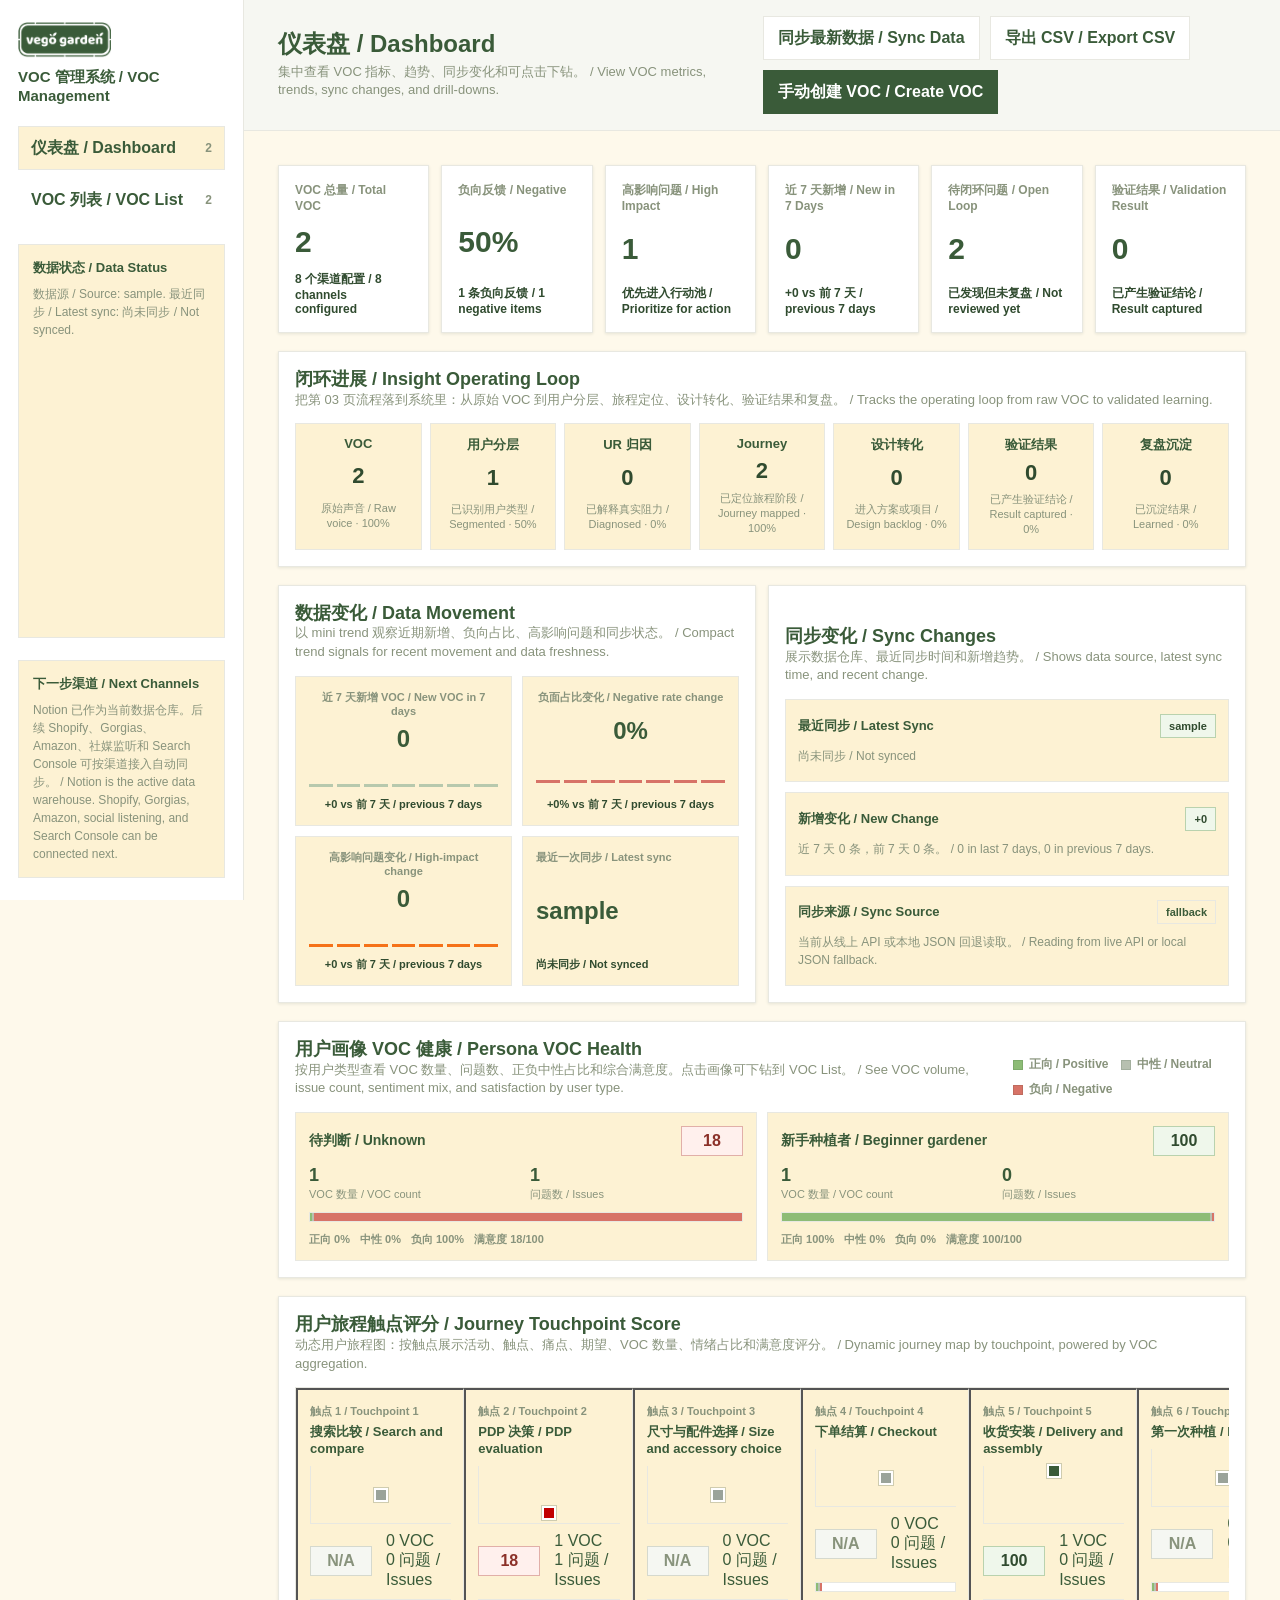
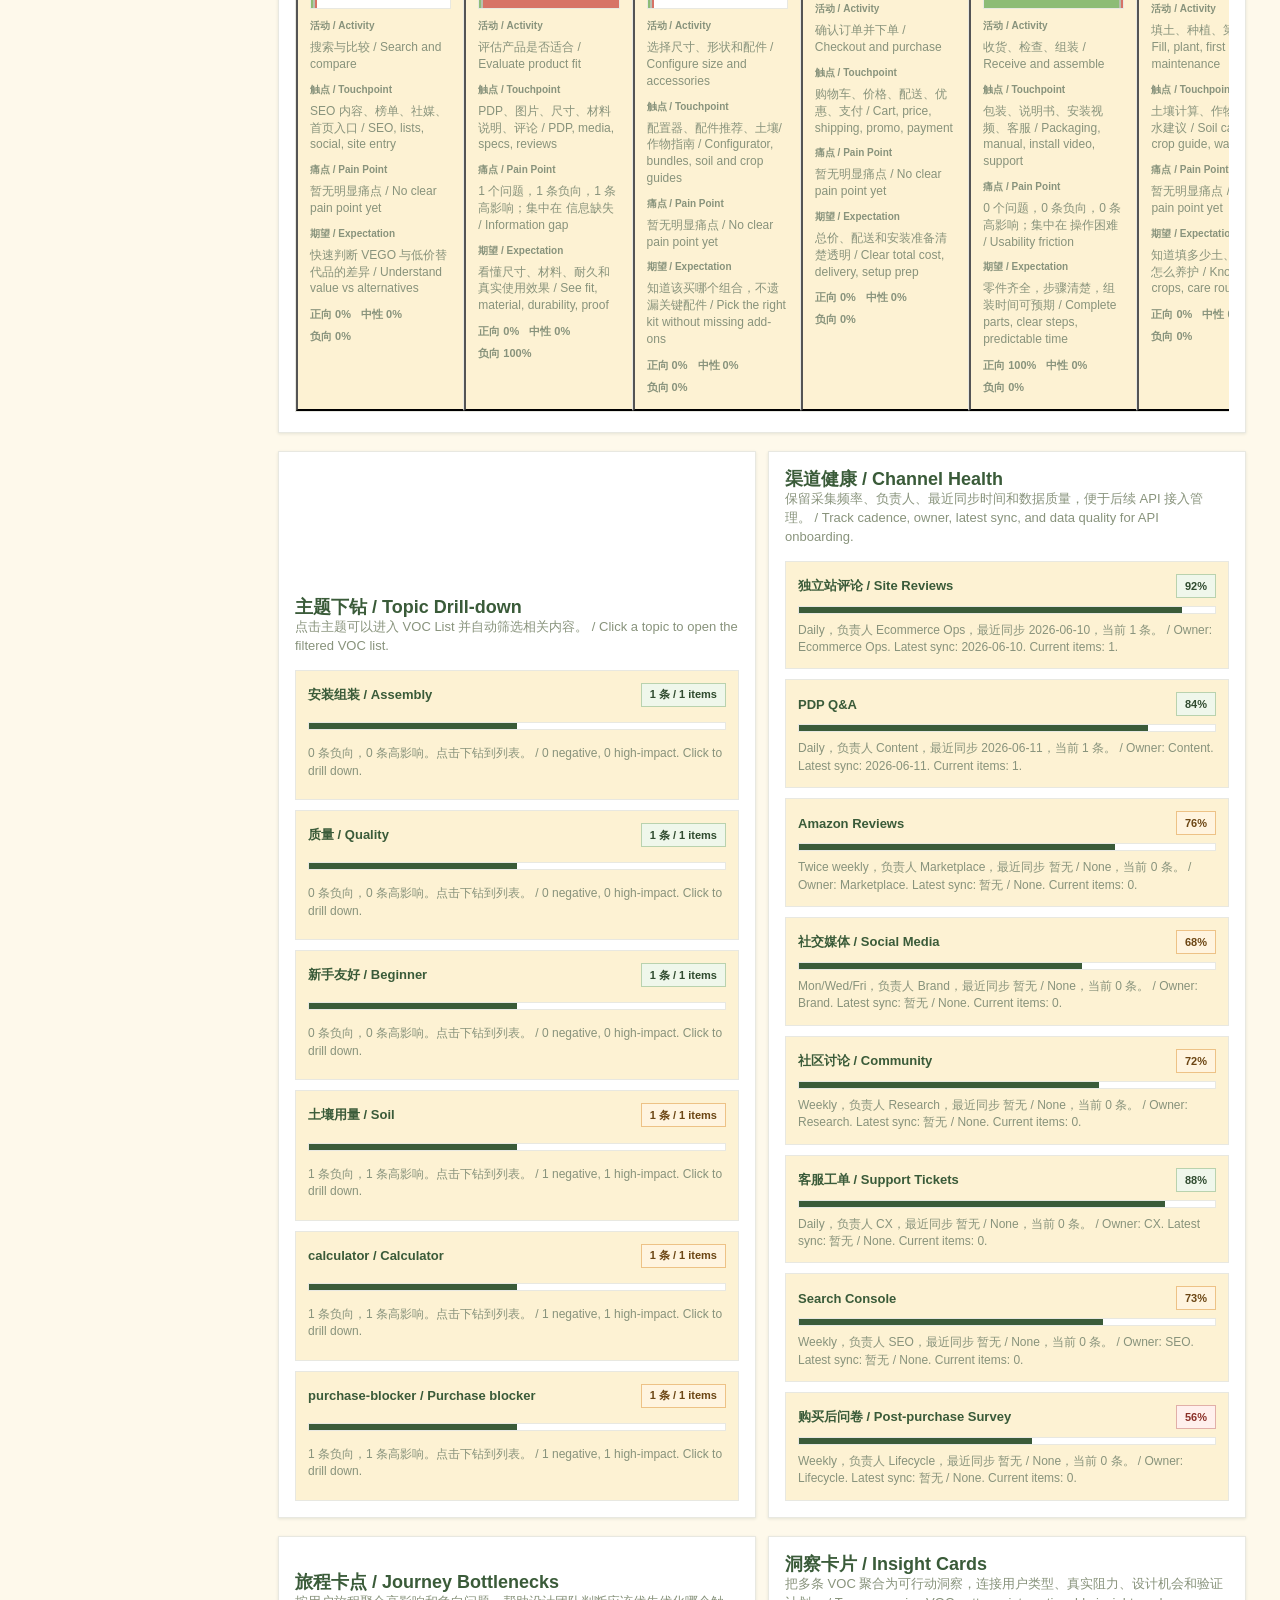
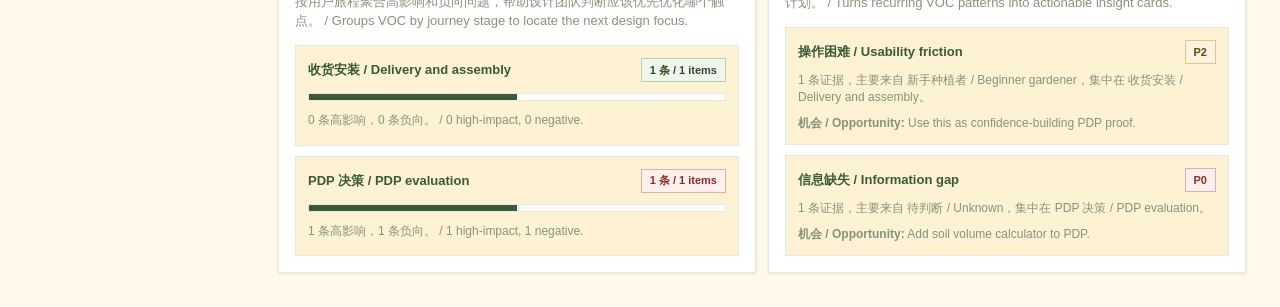
<file: index.html>
<!doctype html>
<html lang="en">
  <head>
    <meta charset="utf-8" />
    <meta name="viewport" content="width=device-width, initial-scale=1" />
    <meta http-equiv="refresh" content="0; url=vego-voc-system.html" />
    <title>VEGO VOC System</title>
  </head>
  <body>
    <p><a href="vego-voc-system.html">Open VEGO VOC System</a></p>
  </body>
</html>
</file>
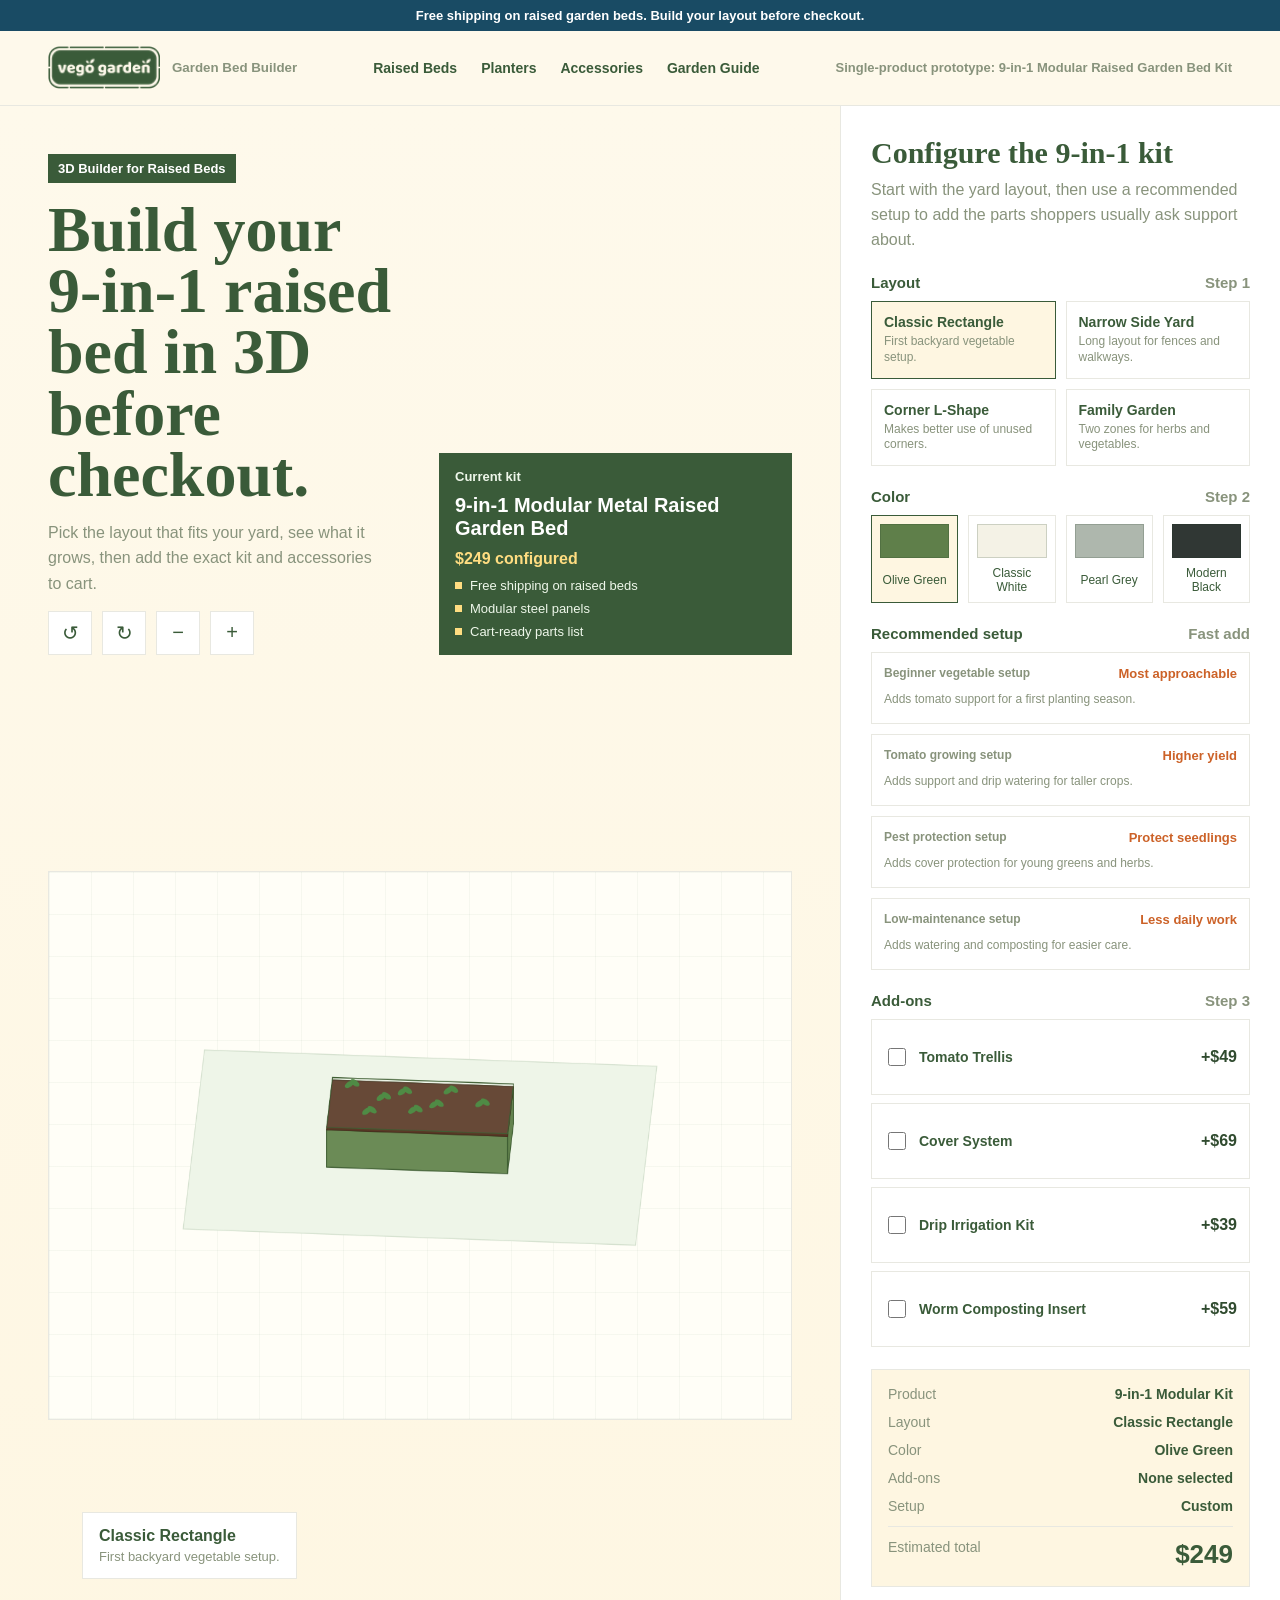
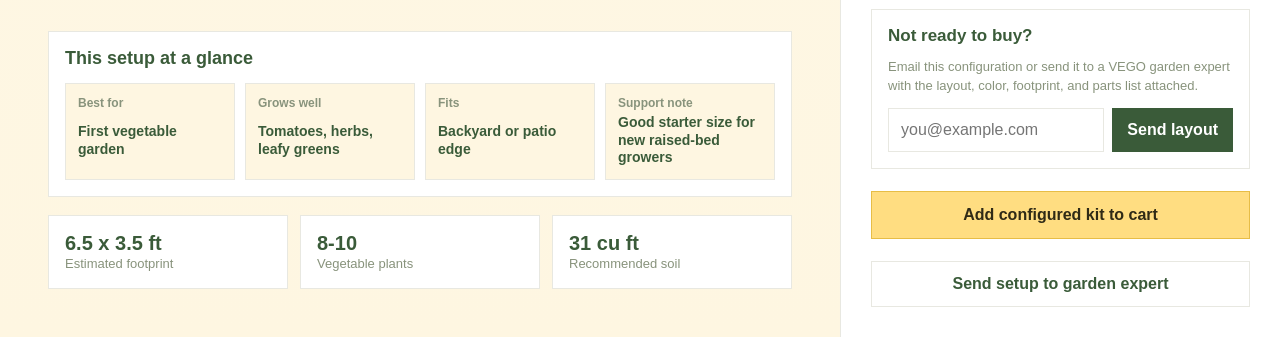
<file: vego-3d-configurator-demo.html>
<!doctype html>
<html lang="en">
  <head>
    <meta charset="utf-8" />
    <meta name="viewport" content="width=device-width, initial-scale=1" />
    <title>VEGO Garden Bed Builder Demo</title>
    <style>
      :root {
        --ink: #3A5B39;
        --text: #3A5B39;
        --muted: #88937C;
        --cream: #FEF9EB;
        --oat: #FDF2D3;
        --mist: #FEF6E1;
        --panel: #ffffff;
        --pale: #eaf2e3;
        --line: #E8E8E1;
        --green: #3A5B39;
        --green-dark: #304B2F;
        --forest: #194B64;
        --sage: #BFCD89;
        --lime: #d9e88b;
        --cta: #FFDD81;
        --clay: #CC6228;
        --orange: #F57219;
        --red: #C20000;
        --shadow: rgba(23, 53, 31, 0.08);
      }

      * {
        box-sizing: border-box;
      }

      body {
        margin: 0;
        background: var(--cream);
        color: var(--text);
        font-family: Arial, "Helvetica Neue", sans-serif;
      }

      button,
      input {
        font: inherit;
      }

      input {
        min-height: 44px;
        border: 1px solid var(--line);
        background: var(--panel);
        color: var(--ink);
      }

      .app {
        min-height: 100vh;
        display: grid;
        grid-template-rows: auto 1fr;
      }

      .topbar {
        position: sticky;
        top: 0;
        z-index: 20;
        display: grid;
        background: var(--cream);
        border-bottom: 1px solid var(--line);
      }

      .announcement {
        padding: 8px clamp(16px, 4vw, 48px);
        background: var(--forest);
        color: white;
        font-size: 13px;
        font-weight: 700;
        text-align: center;
      }

      .nav-row {
        display: grid;
        grid-template-columns: auto minmax(0, 1fr) auto;
        align-items: center;
        gap: 24px;
        padding: 15px clamp(16px, 4vw, 48px);
      }

      .brand {
        display: flex;
        align-items: center;
        gap: 12px;
        color: var(--ink);
        font-weight: 800;
      }

      .brand-logo {
        display: block;
        width: 112px;
        height: auto;
      }

      .brand small,
      .prototype-note {
        color: var(--muted);
        font-weight: 700;
      }

      .nav-links {
        display: flex;
        justify-content: center;
        gap: 24px;
        color: var(--text);
        font-size: 14px;
        font-weight: 700;
      }

      .prototype-note {
        text-align: right;
        font-size: 13px;
      }

      .shell {
        display: grid;
        grid-template-columns: minmax(0, 1fr) minmax(360px, 440px);
        gap: 0;
        min-height: calc(100vh - 101px);
      }

      .stage {
        display: grid;
        grid-template-rows: auto minmax(360px, 1fr) auto;
        padding: clamp(20px, 4vw, 48px);
        background: linear-gradient(180deg, var(--cream) 0%, var(--mist) 100%);
      }

      .intro {
        display: grid;
        grid-template-columns: minmax(260px, 680px) auto;
        justify-content: space-between;
        gap: 28px;
        align-items: end;
        max-width: 1080px;
      }

      .product-kicker {
        display: inline-flex;
        width: fit-content;
        margin-bottom: 16px;
        padding: 7px 10px;
        background: var(--green);
        color: white;
        font-size: 13px;
        font-weight: 800;
      }

      h1 {
        max-width: 720px;
        margin: 0;
        color: var(--ink);
        font-family: Georgia, "Times New Roman", serif;
        font-size: clamp(38px, 5vw, 76px);
        line-height: 0.96;
        letter-spacing: 0;
        text-wrap: balance;
      }

      .intro p {
        max-width: 38ch;
        margin: 14px 0 0;
        color: var(--muted);
        font-size: 16px;
        line-height: 1.6;
      }

      .product-card {
        display: grid;
        gap: 10px;
        min-width: 250px;
        padding: 16px;
        background: var(--green);
        color: white;
      }

      .product-card span {
        color: #eef7ea;
        font-size: 13px;
        font-weight: 700;
      }

      .product-card strong {
        font-size: 20px;
        line-height: 1.15;
      }

      .product-card em {
        color: var(--cta);
        font-style: normal;
        font-weight: 900;
      }

      .trust-list {
        display: grid;
        gap: 8px;
        margin: 0;
        padding: 0;
        list-style: none;
        color: #eef7ea;
        font-size: 13px;
      }

      .trust-list li {
        display: flex;
        align-items: center;
        gap: 8px;
      }

      .trust-list li::before {
        content: "";
        width: 7px;
        height: 7px;
        flex: 0 0 auto;
        background: var(--cta);
      }

      .view-tools {
        display: flex;
        flex-wrap: wrap;
        gap: 10px;
        justify-content: flex-start;
        margin-top: 14px;
      }

      .icon-btn,
      .chip,
      .primary,
      .secondary {
        min-height: 44px;
        border: 1px solid var(--line);
        background: var(--panel);
        color: var(--ink);
        cursor: pointer;
        transition: background 160ms ease, border-color 160ms ease;
      }

      .icon-btn {
        width: 44px;
        font-size: 20px;
      }

      .icon-btn:hover,
      .chip:hover,
      .secondary:hover {
        border-color: var(--sage);
        background: #fbfdf8;
      }

      .icon-btn:focus-visible,
      .chip:focus-visible,
      .primary:focus-visible,
      .secondary:focus-visible,
      .swatch:focus-visible {
        outline: 3px solid rgba(47, 102, 59, 0.35);
        outline-offset: 2px;
      }

      .viewer-wrap {
        position: relative;
        display: grid;
        place-items: center;
        min-height: 500px;
        margin: 24px 0 18px;
      }

      canvas {
        width: min(100%, 1080px);
        height: min(61vh, 620px);
        min-height: 360px;
        background:
          linear-gradient(rgba(47, 102, 59, 0.045) 1px, transparent 1px),
          linear-gradient(90deg, rgba(47, 102, 59, 0.045) 1px, transparent 1px),
          #fffef7;
        background-size: 42px 42px;
        border: 1px solid var(--line);
        touch-action: none;
      }

      .canvas-label {
        position: absolute;
        left: clamp(12px, 4vw, 34px);
        bottom: clamp(12px, 4vw, 34px);
        display: grid;
        gap: 4px;
        max-width: 280px;
        padding: 14px 16px;
        background: var(--panel);
        border: 1px solid var(--line);
      }

      .canvas-label strong {
        color: var(--ink);
      }

      .canvas-label span {
        color: var(--muted);
        font-size: 13px;
      }

      .quick-stats {
        display: grid;
        grid-template-columns: repeat(3, minmax(0, 1fr));
        gap: 12px;
      }

      .fit-panel {
        display: grid;
        gap: 14px;
        margin-bottom: 18px;
        padding: 16px;
        background: var(--panel);
        border: 1px solid var(--line);
      }

      .fit-panel h2 {
        margin: 0;
        color: var(--ink);
        font-size: 18px;
        line-height: 1.2;
      }

      .fit-grid {
        display: grid;
        grid-template-columns: repeat(4, minmax(0, 1fr));
        gap: 10px;
      }

      .fit-item {
        display: grid;
        gap: 4px;
        padding: 12px;
        background: var(--mist);
        border: 1px solid var(--line);
      }

      .fit-item span {
        color: var(--muted);
        font-size: 12px;
        font-weight: 700;
      }

      .fit-item strong {
        color: var(--ink);
        font-size: 14px;
        line-height: 1.25;
      }

      .stat {
        padding: 16px;
        background: var(--panel);
        border: 1px solid var(--line);
      }

      .stat strong {
        display: block;
        color: var(--ink);
        font-size: 20px;
        line-height: 1.1;
      }

      .stat span {
        color: var(--muted);
        font-size: 13px;
      }

      .panel {
        display: grid;
        align-content: start;
        gap: 22px;
        padding: clamp(18px, 3vw, 30px);
        background: var(--panel);
        border-left: 1px solid var(--line);
        overflow-y: auto;
      }

      .panel-header {
        display: grid;
        gap: 8px;
      }

      .panel-header h2 {
        margin: 0;
        color: var(--ink);
        font-family: Georgia, "Times New Roman", serif;
        font-size: 30px;
        line-height: 1.15;
      }

      .panel-header p {
        margin: 0;
        color: var(--muted);
        line-height: 1.55;
      }

      .group {
        display: grid;
        gap: 10px;
      }

      .group-title {
        display: flex;
        align-items: center;
        justify-content: space-between;
        gap: 10px;
        color: var(--ink);
        font-size: 15px;
        font-weight: 800;
      }

      .group-title span {
        color: var(--muted);
        font-weight: 700;
      }

      .choice-grid {
        display: grid;
        grid-template-columns: repeat(2, minmax(0, 1fr));
        gap: 10px;
      }

      .chip {
        display: grid;
        gap: 4px;
        min-height: 72px;
        padding: 12px;
        text-align: left;
      }

      .chip strong {
        color: var(--ink);
        font-size: 14px;
      }

      .chip span {
        color: var(--muted);
        font-size: 12px;
        line-height: 1.3;
      }

      .chip[aria-pressed="true"] {
        border-color: var(--green);
        background: var(--mist);
      }

      .swatches {
        display: grid;
        grid-template-columns: repeat(4, 1fr);
        gap: 10px;
      }

      .swatch {
        display: grid;
        gap: 8px;
        padding: 8px;
        border: 1px solid var(--line);
        background: var(--panel);
        color: var(--ink);
        cursor: pointer;
        text-align: center;
      }

      .swatch i {
        display: block;
        height: 34px;
        border: 1px solid rgba(23, 53, 31, 0.18);
      }

      .swatch span {
        font-size: 12px;
      }

      .swatch[aria-pressed="true"] {
        border-color: var(--green);
        background: var(--mist);
      }

      .bundle-grid {
        display: grid;
        gap: 10px;
      }

      .bundle {
        display: grid;
        gap: 6px;
        min-height: 72px;
        padding: 12px;
        border: 1px solid var(--line);
        background: var(--panel);
        color: var(--text);
        cursor: pointer;
        text-align: left;
      }

      .bundle:hover {
        border-color: var(--sage);
        background: #fbfdf8;
      }

      .bundle:focus-visible {
        outline: 3px solid rgba(47, 102, 59, 0.35);
        outline-offset: 2px;
      }

      .bundle[aria-pressed="true"] {
        border-color: var(--green);
        background: var(--mist);
      }

      .bundle-head {
        display: flex;
        justify-content: space-between;
        gap: 10px;
        color: var(--ink);
        font-weight: 900;
      }

      .bundle em {
        color: var(--clay);
        font-style: normal;
        font-size: 13px;
      }

      .bundle span {
        color: var(--muted);
        font-size: 12px;
        line-height: 1.35;
      }

      .addons {
        display: grid;
        gap: 8px;
      }

      .addon {
        display: flex;
        align-items: center;
        gap: 10px;
        padding: 12px;
        border: 1px solid var(--line);
        cursor: pointer;
      }

      .addon:hover {
        background: #fbfdf8;
      }

      .addon input {
        width: 18px;
        height: 18px;
        accent-color: var(--green);
      }

      .addon strong {
        color: var(--ink);
        font-size: 14px;
      }

      .addon span {
        margin-left: auto;
        color: var(--green-dark);
        font-weight: 800;
      }

      .summary {
        display: grid;
        gap: 12px;
        padding: 16px;
        background: var(--mist);
        border: 1px solid var(--line);
      }

      .lead-card {
        display: grid;
        gap: 12px;
        padding: 16px;
        border: 1px solid var(--line);
        background: var(--panel);
      }

      .lead-card h3 {
        margin: 0;
        color: var(--ink);
        font-size: 17px;
        line-height: 1.2;
      }

      .lead-card p {
        margin: 0;
        color: var(--muted);
        font-size: 13px;
        line-height: 1.45;
      }

      .lead-form {
        display: grid;
        grid-template-columns: minmax(0, 1fr) auto;
        gap: 8px;
      }

      .lead-form label {
        position: absolute;
        width: 1px;
        height: 1px;
        overflow: hidden;
        clip: rect(0 0 0 0);
      }

      .lead-form input {
        width: 100%;
        padding: 10px 12px;
      }

      .lead-form input:focus-visible {
        outline: 3px solid rgba(47, 102, 59, 0.35);
        outline-offset: 2px;
      }

      .lead-form button {
        min-height: 44px;
        padding: 0 14px;
        border: 1px solid var(--green);
        background: var(--green);
        color: white;
        font-weight: 900;
        cursor: pointer;
      }

      .summary-row {
        display: flex;
        justify-content: space-between;
        gap: 12px;
        color: var(--muted);
        font-size: 14px;
      }

      .summary-row strong {
        color: var(--ink);
        text-align: right;
      }

      .total {
        padding-top: 12px;
        border-top: 1px solid var(--line);
      }

      .total strong {
        color: var(--ink);
        font-size: 26px;
      }

      .primary {
        width: 100%;
        padding: 14px 18px;
        border-color: #e7bd46;
        background: var(--cta);
        color: #2f2a16;
        font-weight: 900;
      }

      .primary:hover {
        background: #ffcf4d;
      }

      .secondary {
        width: 100%;
        padding: 13px 18px;
        font-weight: 800;
        color: var(--green);
      }

      .toast {
        position: fixed;
        right: 24px;
        bottom: 24px;
        z-index: 30;
        max-width: 340px;
        padding: 14px 16px;
        background: var(--ink);
        color: white;
        opacity: 0;
        transform: translateY(12px);
        pointer-events: none;
        transition: opacity 180ms ease, transform 180ms ease;
      }

      .toast.show {
        opacity: 1;
        transform: translateY(0);
      }

      .mobile-sticky-cta {
        display: none;
      }

      @media (max-width: 980px) {
        .shell {
          grid-template-columns: 1fr;
        }

        .panel {
          border-left: 0;
          border-top: 1px solid var(--line);
        }

        .intro {
          display: grid;
          align-items: start;
          grid-template-columns: 1fr;
        }

        .product-card {
          min-width: 0;
          max-width: 420px;
        }

        .nav-row {
          grid-template-columns: 1fr;
          gap: 12px;
        }

        .brand-logo {
          width: 106px;
        }

        .nav-links {
          justify-content: flex-start;
          flex-wrap: wrap;
          gap: 14px;
        }

        .prototype-note {
          text-align: left;
        }

        .view-tools {
          justify-content: flex-start;
        }
      }

      @media (max-width: 620px) {
        .topbar {
          position: static;
        }

        .brand-logo {
          width: 104px;
        }

        .stage {
          padding: 16px;
        }

        canvas {
          height: 380px;
          min-height: 320px;
        }

        .quick-stats,
        .choice-grid,
        .fit-grid {
          grid-template-columns: 1fr;
        }

        .swatches {
          grid-template-columns: repeat(2, 1fr);
        }

        .canvas-label {
          position: static;
          margin-top: -10px;
        }

        .lead-form {
          grid-template-columns: 1fr;
        }

        body {
          padding-bottom: 86px;
        }

        .mobile-sticky-cta {
          position: fixed;
          right: 0;
          bottom: 0;
          left: 0;
          z-index: 25;
          display: grid;
          grid-template-columns: minmax(0, 1fr) auto;
          gap: 12px;
          align-items: center;
          padding: 12px 14px;
          background: var(--panel);
          border-top: 1px solid var(--line);
        }

        .mobile-sticky-cta strong {
          display: block;
          color: var(--ink);
          font-size: 18px;
          line-height: 1.1;
        }

        .mobile-sticky-cta span {
          display: block;
          color: var(--muted);
          font-size: 12px;
          line-height: 1.25;
        }

        .mobile-sticky-cta button {
          min-height: 48px;
          padding: 0 14px;
          border: 1px solid #e7bd46;
          background: var(--cta);
          color: #2f2a16;
          font-weight: 900;
          cursor: pointer;
        }
      }

      @media (prefers-reduced-motion: reduce) {
        *,
        *::before,
        *::after {
          scroll-behavior: auto !important;
          transition-duration: 0.01ms !important;
          animation-duration: 0.01ms !important;
        }
      }
    </style>
  </head>
  <body>
    <main class="app">
      <header class="topbar">
        <div class="announcement">Free shipping on raised garden beds. Build your layout before checkout.</div>
        <div class="nav-row">
          <div class="brand">
            <img class="brand-logo" src="assets/logo.png" alt="VEGO Garden" />
            <small>Garden Bed Builder</small>
          </div>
          <nav class="nav-links" aria-label="Demo navigation">
            <span>Raised Beds</span>
            <span>Planters</span>
            <span>Accessories</span>
            <span>Garden Guide</span>
          </nav>
          <div class="prototype-note">Single-product prototype: 9-in-1 Modular Raised Garden Bed Kit</div>
        </div>
      </header>

      <div class="shell">
        <section class="stage" aria-label="3D preview">
          <div class="intro">
            <div>
              <div class="product-kicker">3D Builder for Raised Beds</div>
              <h1>Build your 9-in-1 raised bed in 3D before checkout.</h1>
              <p>Pick the layout that fits your yard, see what it grows, then add the exact kit and accessories to cart.</p>
              <div class="view-tools" aria-label="View controls">
                <button class="icon-btn" id="rotateLeft" type="button" aria-label="Rotate left">↺</button>
                <button class="icon-btn" id="rotateRight" type="button" aria-label="Rotate right">↻</button>
                <button class="icon-btn" id="zoomOut" type="button" aria-label="Zoom out">−</button>
                <button class="icon-btn" id="zoomIn" type="button" aria-label="Zoom in">+</button>
              </div>
            </div>
            <div class="product-card">
              <span>Current kit</span>
              <strong>9-in-1 Modular Metal Raised Garden Bed</strong>
              <em id="heroPrice">$249 base</em>
              <ul class="trust-list" aria-label="Purchase reassurance">
                <li>Free shipping on raised beds</li>
                <li>Modular steel panels</li>
                <li>Cart-ready parts list</li>
              </ul>
            </div>
          </div>

          <div class="viewer-wrap">
            <canvas id="scene" width="1200" height="760" aria-label="3D garden bed preview"></canvas>
            <div class="canvas-label">
              <strong id="modelLabel">Classic Rectangle</strong>
              <span id="modelHint">Best for a first backyard vegetable setup.</span>
            </div>
          </div>

          <section class="fit-panel" aria-label="Garden fit guidance">
            <h2>This setup at a glance</h2>
            <div class="fit-grid">
              <div class="fit-item">
                <span>Best for</span>
                <strong id="bestFor">First vegetable garden</strong>
              </div>
              <div class="fit-item">
                <span>Grows well</span>
                <strong id="grows">Tomatoes, herbs, leafy greens</strong>
              </div>
              <div class="fit-item">
                <span>Fits</span>
                <strong id="fits">Backyard or patio edge</strong>
              </div>
              <div class="fit-item">
                <span>Support note</span>
                <strong id="supportNote">Share this layout with VEGO before buying</strong>
              </div>
            </div>
          </section>

          <div class="quick-stats" aria-label="Configuration highlights">
            <div class="stat">
              <strong id="footprint">6.5 x 3.5 ft</strong>
              <span>Estimated footprint</span>
            </div>
            <div class="stat">
              <strong id="plants">8-10</strong>
              <span>Vegetable plants</span>
            </div>
            <div class="stat">
              <strong id="soil">31 cu ft</strong>
              <span>Recommended soil</span>
            </div>
          </div>
        </section>

        <aside class="panel" aria-label="Configurator controls">
          <div class="panel-header">
            <h2>Configure the 9-in-1 kit</h2>
            <p>Start with the yard layout, then use a recommended setup to add the parts shoppers usually ask support about.</p>
          </div>

          <section class="group">
            <div class="group-title">Layout <span>Step 1</span></div>
            <div class="choice-grid" id="layouts"></div>
          </section>

          <section class="group">
            <div class="group-title">Color <span>Step 2</span></div>
            <div class="swatches" id="colors"></div>
          </section>

          <section class="group">
            <div class="group-title">Recommended setup <span>Fast add</span></div>
            <div class="bundle-grid" id="bundles"></div>
          </section>

          <section class="group">
            <div class="group-title">Add-ons <span>Step 3</span></div>
            <div class="addons" id="addons"></div>
          </section>

          <section class="summary" aria-label="Configuration summary">
            <div class="summary-row">
              <span>Product</span>
              <strong>9-in-1 Modular Kit</strong>
            </div>
            <div class="summary-row">
              <span>Layout</span>
              <strong id="summaryLayout">Classic Rectangle</strong>
            </div>
            <div class="summary-row">
              <span>Color</span>
              <strong id="summaryColor">Olive Green</strong>
            </div>
            <div class="summary-row">
              <span>Add-ons</span>
              <strong id="summaryAddons">None selected</strong>
            </div>
            <div class="summary-row">
              <span>Setup</span>
              <strong id="summaryBundle">Custom</strong>
            </div>
            <div class="summary-row total">
              <span>Estimated total</span>
              <strong id="summaryTotal">$249</strong>
            </div>
          </section>

          <section class="lead-card" aria-label="Send layout by email">
            <h3>Not ready to buy?</h3>
            <p>Email this configuration or send it to a VEGO garden expert with the layout, color, footprint, and parts list attached.</p>
            <div class="lead-form">
              <label for="leadEmail">Email address</label>
              <input id="leadEmail" type="email" inputmode="email" autocomplete="email" placeholder="you@example.com" />
              <button id="sendLayoutBtn" type="button">Send layout</button>
            </div>
          </section>

          <button class="primary" id="cartBtn" type="button">Add configured kit to cart</button>
          <button class="secondary" id="expertBtn" type="button">Send setup to garden expert</button>
        </aside>
      </div>
    </main>

    <div class="mobile-sticky-cta" aria-label="Mobile checkout bar">
      <div>
        <strong id="mobilePrice">$249</strong>
        <span id="mobileSummary">Classic Rectangle, Olive Green</span>
      </div>
      <button id="mobileCartBtn" type="button">Add to cart</button>
    </div>

    <div class="toast" id="toast" role="status" aria-live="polite"></div>

    <script>
      const layouts = [
        {
          id: "rectangle",
          name: "Classic Rectangle",
          hint: "First backyard vegetable setup.",
          footprint: "6.5 x 3.5 ft",
          plants: "8-10",
          soil: "31 cu ft",
          bestFor: "First vegetable garden",
          grows: "Tomatoes, herbs, leafy greens",
          fits: "Backyard or patio edge",
          support: "Good starter size for new raised-bed growers",
          price: 249,
          beds: [[0, 0, 4, 2]],
        },
        {
          id: "sideyard",
          name: "Narrow Side Yard",
          hint: "Long layout for fences and walkways.",
          footprint: "8 x 2 ft",
          plants: "6-8",
          soil: "29 cu ft",
          bestFor: "Side yards and fences",
          grows: "Herbs, peppers, compact greens",
          fits: "Narrow walkway or fence line",
          support: "Keeps planting space clear of foot traffic",
          price: 249,
          beds: [[0, 0, 5, 1.35]],
        },
        {
          id: "corner",
          name: "Corner L-Shape",
          hint: "Makes better use of unused corners.",
          footprint: "6 x 6 ft",
          plants: "10-12",
          soil: "36 cu ft",
          bestFor: "Unused garden corners",
          grows: "Tomatoes, cucumbers, companion herbs",
          fits: "Corner yard or patio nook",
          support: "Uses two edges without blocking access",
          price: 279,
          beds: [[0, 0, 4, 1.4], [-1.3, 1.3, 1.4, 3.4]],
        },
        {
          id: "family",
          name: "Family Garden",
          hint: "Two zones for herbs and vegetables.",
          footprint: "8 x 5 ft",
          plants: "14-18",
          soil: "48 cu ft",
          bestFor: "Family vegetable garden",
          grows: "Tomatoes, greens, herbs, peppers",
          fits: "Open backyard planting zone",
          support: "Two zones make crop rotation easier",
          price: 329,
          beds: [[-1.15, 0, 3.1, 1.6], [1.65, 0, 3.1, 1.6]],
        },
      ];

      const colors = [
        { id: "olive", name: "Olive Green", wall: "#5f7f4a", trim: "#405f34" },
        { id: "white", name: "Classic White", wall: "#f4f2e6", trim: "#c9c8b7" },
        { id: "grey", name: "Pearl Grey", wall: "#aeb7ad", trim: "#788278" },
        { id: "black", name: "Modern Black", wall: "#303734", trim: "#151d1a" },
      ];

      const addons = [
        { id: "trellis", name: "Tomato Trellis", price: 49 },
        { id: "cover", name: "Cover System", price: 69 },
        { id: "irrigation", name: "Drip Irrigation Kit", price: 39 },
        { id: "compost", name: "Worm Composting Insert", price: 59 },
      ];

      const bundles = [
        {
          id: "starter",
          name: "Beginner vegetable setup",
          note: "Adds tomato support for a first planting season.",
          addonIds: ["trellis"],
          badge: "Most approachable",
        },
        {
          id: "tomato",
          name: "Tomato growing setup",
          note: "Adds support and drip watering for taller crops.",
          addonIds: ["trellis", "irrigation"],
          badge: "Higher yield",
        },
        {
          id: "protection",
          name: "Pest protection setup",
          note: "Adds cover protection for young greens and herbs.",
          addonIds: ["cover"],
          badge: "Protect seedlings",
        },
        {
          id: "lowcare",
          name: "Low-maintenance setup",
          note: "Adds watering and composting for easier care.",
          addonIds: ["irrigation", "compost"],
          badge: "Less daily work",
        },
      ];

      const state = {
        layout: layouts[0],
        color: colors[0],
        addons: new Set(),
        bundle: null,
        yaw: -0.72,
        zoom: 72,
        dragging: false,
        lastX: 0,
      };

      const canvas = document.getElementById("scene");
      const ctx = canvas.getContext("2d");

      const $ = (id) => document.getElementById(id);

      function project(x, y, z) {
        const cy = Math.cos(state.yaw);
        const sy = Math.sin(state.yaw);
        const rx = x * cy - y * sy;
        const ry = x * sy + y * cy;
        return {
          x: canvas.width / 2 + (rx - ry) * state.zoom * 0.72,
          y: canvas.height / 2 + (rx + ry) * state.zoom * 0.34 - z * state.zoom,
          depth: rx + ry + z * 2,
        };
      }

      function poly(points, fill, stroke) {
        ctx.beginPath();
        points.forEach((p, index) => {
          if (index === 0) ctx.moveTo(p.x, p.y);
          else ctx.lineTo(p.x, p.y);
        });
        ctx.closePath();
        ctx.fillStyle = fill;
        ctx.fill();
        ctx.strokeStyle = stroke;
        ctx.lineWidth = 1.4;
        ctx.stroke();
      }

      function shade(hex, amount) {
        const n = parseInt(hex.slice(1), 16);
        const r = Math.max(0, Math.min(255, (n >> 16) + amount));
        const g = Math.max(0, Math.min(255, ((n >> 8) & 255) + amount));
        const b = Math.max(0, Math.min(255, (n & 255) + amount));
        return `rgb(${r}, ${g}, ${b})`;
      }

      function drawBox(cx, cy, w, d, h, fill, trim) {
        const x0 = cx - w / 2;
        const x1 = cx + w / 2;
        const y0 = cy - d / 2;
        const y1 = cy + d / 2;
        const top = [project(x0, y0, h), project(x1, y0, h), project(x1, y1, h), project(x0, y1, h)];
        const left = [project(x0, y0, 0), project(x0, y1, 0), project(x0, y1, h), project(x0, y0, h)];
        const right = [project(x1, y0, 0), project(x1, y1, 0), project(x1, y1, h), project(x1, y0, h)];
        const front = [project(x0, y1, 0), project(x1, y1, 0), project(x1, y1, h), project(x0, y1, h)];
        const back = [project(x0, y0, 0), project(x1, y0, 0), project(x1, y0, h), project(x0, y0, h)];

        [back, left, right, front].forEach((face, index) => {
          poly(face, shade(fill, [-18, -8, 4, 12][index]), trim);
        });
        poly(top, "#5a3926", "#49301f");

        const railH = h + 0.05;
        const rail = [project(x0, y0, railH), project(x1, y0, railH), project(x1, y1, railH), project(x0, y1, railH)];
        poly(rail, "rgba(255,255,255,0.08)", trim);
      }

      function drawTrellis(cx, cy, w, d) {
        const x = cx + w / 2 - 0.22;
        const y0 = cy - d / 2 + 0.1;
        const y1 = cy + d / 2 - 0.1;
        const posts = [y0, (y0 + y1) / 2, y1];
        ctx.strokeStyle = "#415d37";
        ctx.lineWidth = 4;
        posts.forEach((y) => {
          const a = project(x, y, 0.72);
          const b = project(x, y, 2.25);
          ctx.beginPath();
          ctx.moveTo(a.x, a.y);
          ctx.lineTo(b.x, b.y);
          ctx.stroke();
        });
        for (let i = 0; i < 4; i += 1) {
          const z = 1 + i * 0.33;
          const a = project(x, y0, z);
          const b = project(x, y1, z);
          ctx.beginPath();
          ctx.moveTo(a.x, a.y);
          ctx.lineTo(b.x, b.y);
          ctx.stroke();
        }
      }

      function drawCover(cx, cy, w, d) {
        ctx.strokeStyle = "rgba(88, 118, 79, 0.72)";
        ctx.lineWidth = 3;
        for (let i = 0; i < 3; i += 1) {
          const x = cx - w / 2 + (w / 2) * i;
          const a = project(x, cy - d / 2, 0.82);
          const b = project(x, cy, 1.7);
          const c = project(x, cy + d / 2, 0.82);
          ctx.beginPath();
          ctx.moveTo(a.x, a.y);
          ctx.quadraticCurveTo(b.x, b.y, c.x, c.y);
          ctx.stroke();
        }
      }

      function drawIrrigation(cx, cy, w, d) {
        ctx.strokeStyle = "#2c6270";
        ctx.lineWidth = 3;
        const rows = [-0.25, 0.25];
        rows.forEach((offset) => {
          const a = project(cx - w / 2 + 0.25, cy + offset * d, 0.78);
          const b = project(cx + w / 2 - 0.25, cy + offset * d, 0.78);
          ctx.beginPath();
          ctx.moveTo(a.x, a.y);
          ctx.lineTo(b.x, b.y);
          ctx.stroke();
        });
      }

      function drawCompost(cx, cy, w, d) {
        const p = project(cx - w / 2 + 0.45, cy + d / 2 - 0.45, 0.9);
        ctx.fillStyle = "#7f4b2d";
        ctx.strokeStyle = "#59331f";
        ctx.lineWidth = 2;
        ctx.beginPath();
        ctx.ellipse(p.x, p.y, 20, 12, 0, 0, Math.PI * 2);
        ctx.fill();
        ctx.stroke();
      }

      function drawPlants(cx, cy, w, d) {
        const count = Math.max(4, Math.round(w * d));
        ctx.fillStyle = "#4f8b45";
        for (let i = 0; i < count; i += 1) {
          const x = cx - w / 2 + 0.45 + ((i * 0.73) % Math.max(0.8, w - 0.8));
          const y = cy - d / 2 + 0.35 + ((i * 0.47) % Math.max(0.7, d - 0.7));
          const p = project(x, y, 0.82);
          ctx.beginPath();
          ctx.ellipse(p.x - 4, p.y, 8, 4, -0.5, 0, Math.PI * 2);
          ctx.ellipse(p.x + 5, p.y - 2, 8, 4, 0.5, 0, Math.PI * 2);
          ctx.fill();
        }
      }

      function drawScene() {
        ctx.clearRect(0, 0, canvas.width, canvas.height);

        const ground = [project(-5, -3.6, -0.04), project(5, -3.6, -0.04), project(5, 3.6, -0.04), project(-5, 3.6, -0.04)];
        poly(ground, "#eef5e8", "#d5e1cf");

        state.layout.beds.forEach((bed) => {
          const [cx, cy, w, d] = bed;
          drawBox(cx, cy, w, d, 0.72, state.color.wall, state.color.trim);
          drawPlants(cx, cy, w, d);
          if (state.addons.has("trellis")) drawTrellis(cx, cy, w, d);
          if (state.addons.has("cover")) drawCover(cx, cy, w, d);
          if (state.addons.has("irrigation")) drawIrrigation(cx, cy, w, d);
          if (state.addons.has("compost")) drawCompost(cx, cy, w, d);
        });
      }

      function renderControls() {
        $("layouts").innerHTML = layouts.map((layout) => `
          <button class="chip" type="button" data-layout="${layout.id}" aria-pressed="${state.layout.id === layout.id}">
            <strong>${layout.name}</strong>
            <span>${layout.hint}</span>
          </button>
        `).join("");

        $("colors").innerHTML = colors.map((color) => `
          <button class="swatch" type="button" data-color="${color.id}" aria-pressed="${state.color.id === color.id}">
            <i style="background:${color.wall}"></i>
            <span>${color.name}</span>
          </button>
        `).join("");

        $("bundles").innerHTML = bundles.map((bundle) => `
          <button class="bundle" type="button" data-bundle="${bundle.id}" aria-pressed="${state.bundle === bundle.id}">
            <span class="bundle-head">${bundle.name}<em>${bundle.badge}</em></span>
            <span>${bundle.note}</span>
          </button>
        `).join("");

        $("addons").innerHTML = addons.map((addon) => `
          <label class="addon">
            <input type="checkbox" data-addon="${addon.id}" ${state.addons.has(addon.id) ? "checked" : ""} />
            <strong>${addon.name}</strong>
            <span>+$${addon.price}</span>
          </label>
        `).join("");
      }

      function updateSummary() {
        const selectedAddons = addons.filter((addon) => state.addons.has(addon.id));
        const addonTotal = selectedAddons.reduce((sum, addon) => sum + addon.price, 0);
        const total = state.layout.price + addonTotal;
        $("modelLabel").textContent = state.layout.name;
        $("modelHint").textContent = state.layout.hint;
        $("footprint").textContent = state.layout.footprint;
        $("plants").textContent = state.layout.plants;
        $("soil").textContent = state.layout.soil;
        $("bestFor").textContent = state.layout.bestFor;
        $("grows").textContent = state.layout.grows;
        $("fits").textContent = state.layout.fits;
        $("supportNote").textContent = state.layout.support;
        $("summaryLayout").textContent = state.layout.name;
        $("summaryColor").textContent = state.color.name;
        $("summaryAddons").textContent = selectedAddons.length ? selectedAddons.map((addon) => addon.name).join(", ") : "None selected";
        $("summaryBundle").textContent = state.bundle ? bundles.find((bundle) => bundle.id === state.bundle).name : "Custom";
        $("summaryTotal").textContent = `$${total}`;
        $("heroPrice").textContent = `$${total} configured`;
        $("mobilePrice").textContent = `$${total}`;
        $("mobileSummary").textContent = `${state.layout.name}, ${state.color.name}`;
      }

      function refresh() {
        renderControls();
        updateSummary();
        drawScene();
      }

      document.addEventListener("click", (event) => {
        const layoutBtn = event.target.closest("[data-layout]");
        const colorBtn = event.target.closest("[data-color]");
        const bundleBtn = event.target.closest("[data-bundle]");
        if (layoutBtn) {
          state.layout = layouts.find((layout) => layout.id === layoutBtn.dataset.layout);
          refresh();
        }
        if (colorBtn) {
          state.color = colors.find((color) => color.id === colorBtn.dataset.color);
          refresh();
        }
        if (bundleBtn) {
          const bundle = bundles.find((item) => item.id === bundleBtn.dataset.bundle);
          state.bundle = bundle.id;
          state.addons = new Set(bundle.addonIds);
          refresh();
        }
      });

      document.addEventListener("change", (event) => {
        if (event.target.matches("[data-addon]")) {
          state.bundle = null;
          if (event.target.checked) state.addons.add(event.target.dataset.addon);
          else state.addons.delete(event.target.dataset.addon);
          refresh();
        }
      });

      $("rotateLeft").addEventListener("click", () => {
        state.yaw -= 0.22;
        drawScene();
      });

      $("rotateRight").addEventListener("click", () => {
        state.yaw += 0.22;
        drawScene();
      });

      $("zoomIn").addEventListener("click", () => {
        state.zoom = Math.min(100, state.zoom + 8);
        drawScene();
      });

      $("zoomOut").addEventListener("click", () => {
        state.zoom = Math.max(48, state.zoom - 8);
        drawScene();
      });

      canvas.addEventListener("pointerdown", (event) => {
        state.dragging = true;
        state.lastX = event.clientX;
        canvas.setPointerCapture(event.pointerId);
      });

      canvas.addEventListener("pointermove", (event) => {
        if (!state.dragging) return;
        const dx = event.clientX - state.lastX;
        state.lastX = event.clientX;
        state.yaw += dx * 0.008;
        drawScene();
      });

      canvas.addEventListener("pointerup", () => {
        state.dragging = false;
      });

      function showToast(message) {
        const toast = $("toast");
        toast.textContent = message;
        toast.classList.add("show");
        window.setTimeout(() => toast.classList.remove("show"), 2600);
      }

      $("cartBtn").addEventListener("click", () => {
        showToast("Demo cart payload ready: layout, color, add-ons, footprint, and estimated total.");
      });

      $("mobileCartBtn").addEventListener("click", () => {
        showToast("Mobile cart payload ready with the configured kit.");
      });

      $("expertBtn").addEventListener("click", () => {
        showToast("Demo support summary generated for a VEGO garden expert.");
      });

      $("sendLayoutBtn").addEventListener("click", () => {
        const email = $("leadEmail").value.trim();
        if (!email) {
          $("leadEmail").focus();
          showToast("Enter an email to send this garden layout.");
          return;
        }
        showToast(`Demo layout email ready for ${email}.`);
      });

      refresh();
    </script>
  </body>
</html>
</file>
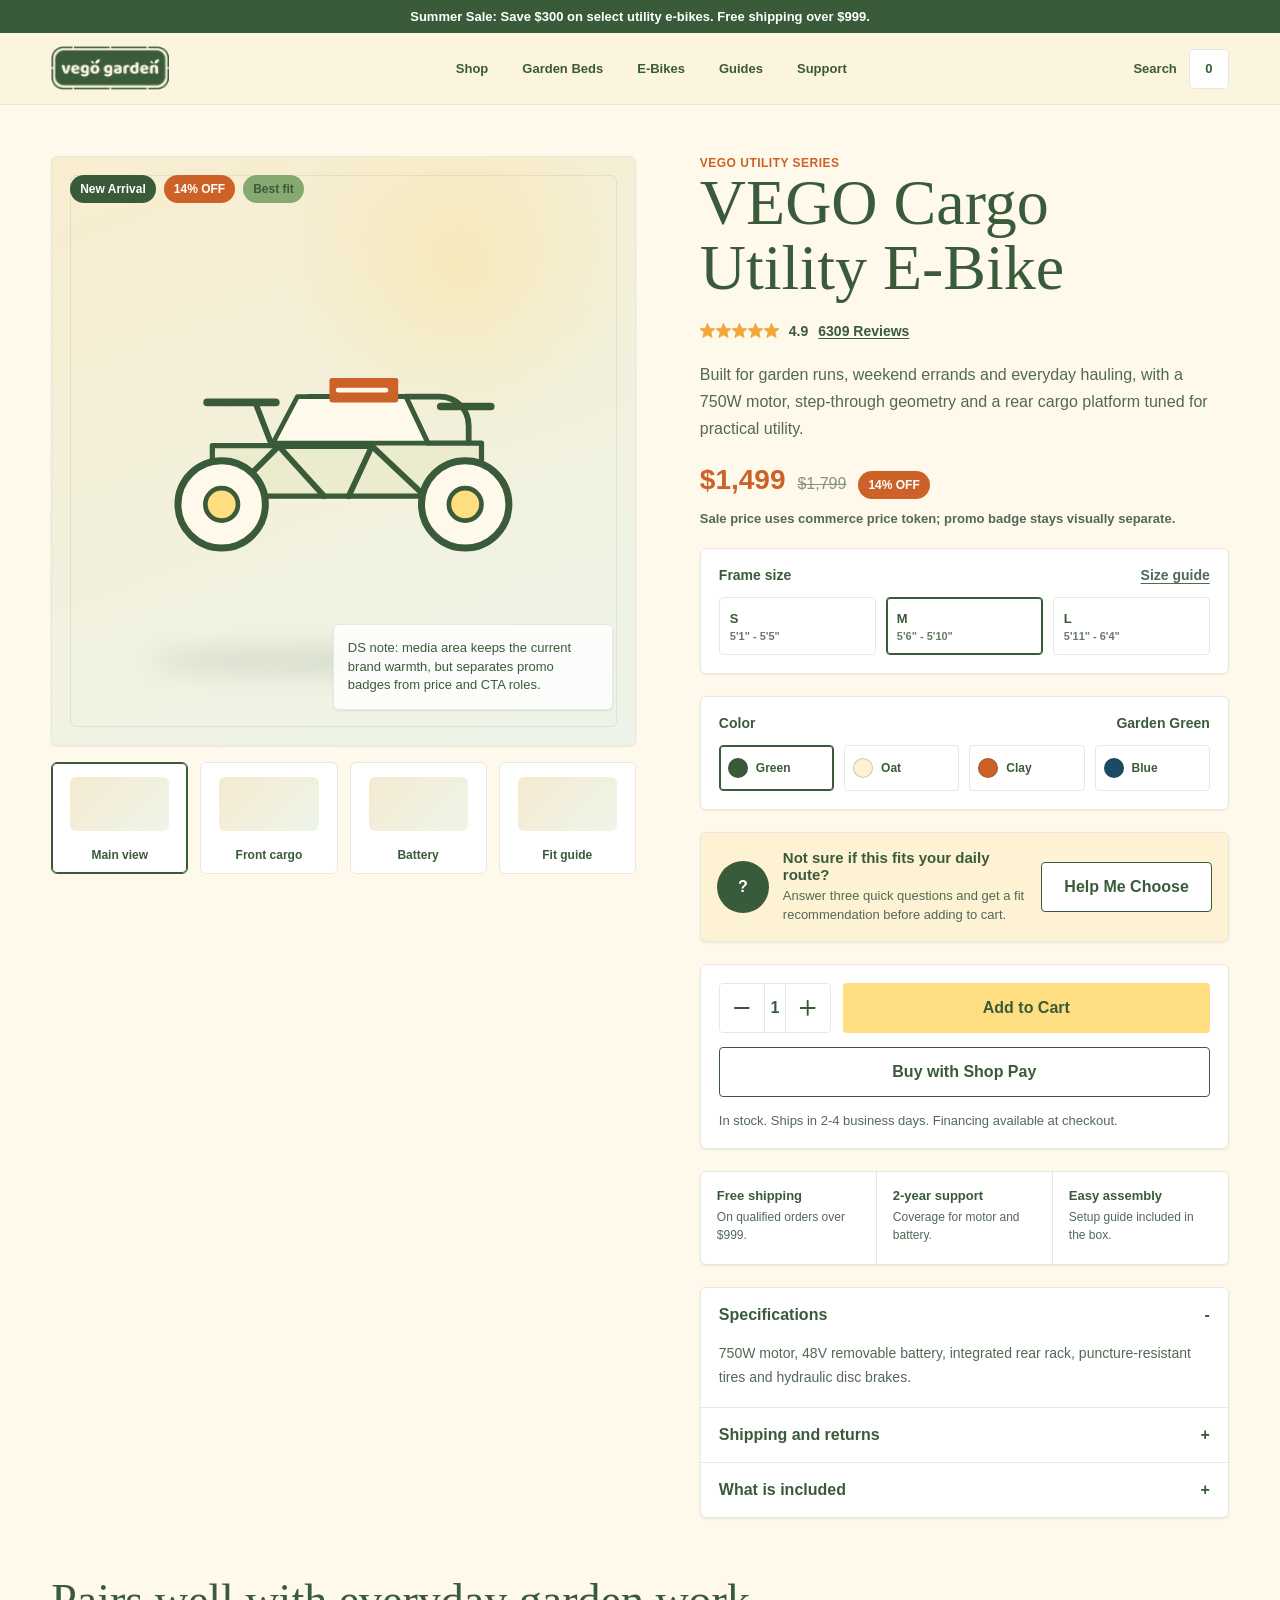
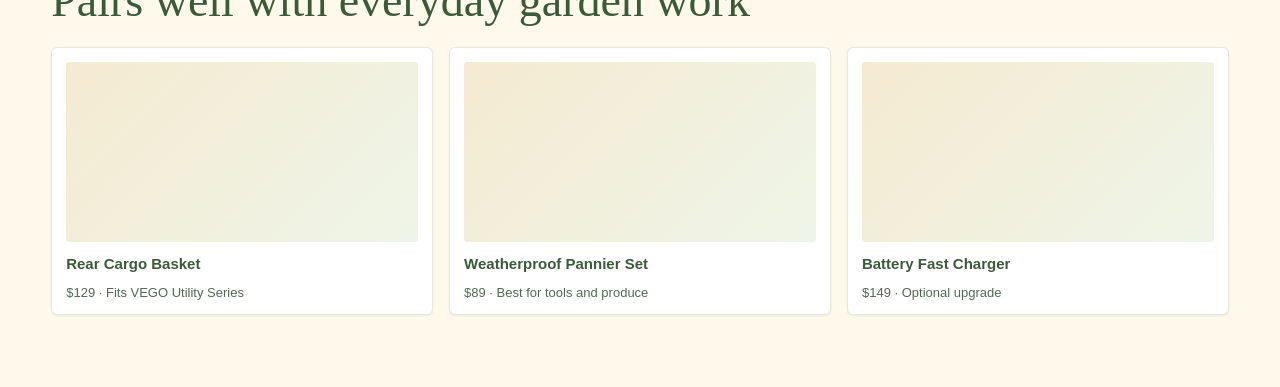
<file: vego-pdp-ds-demo.html>
<!doctype html>
<html lang="en">
  <head>
    <meta charset="utf-8" />
    <meta name="viewport" content="width=device-width, initial-scale=1" />
    <title>VEGO PDP DS Demo</title>
    <style>
      :root {
        --vego-color-brand-forest: #3A5B39;
        --vego-color-brand-cream: #FEF9EB;
        --vego-color-brand-mist: #FDF2D3;
        --vego-color-commerce-cta: #FFDD81;
        --vego-color-commerce-price-current: #1C1D1D;
        --vego-color-commerce-price-sale: #CC6228;
        --vego-color-commerce-price-original: #88937C;
        --vego-color-promo-sale: #CC6228;
        --vego-color-status-new: #3A5B39;
        --vego-color-status-bestseller: #BFCD89;
        --vego-color-surface-page: #FEF9EB;
        --vego-color-surface-card: #ffffff;
        --vego-color-border-default: #E8E8E1;
        --vego-color-border-selected: #3A5B39;
        --vego-radius-control: 4px;
        --vego-radius-card: 6px;
        --vego-radius-pill: 999px;
        --vego-shadow-card: 0 1px 2px rgba(23, 53, 31, 0.08);
        --vego-shadow-overlay: 0 12px 32px rgba(23, 53, 31, 0.16);
        --vego-space-xs: 4px;
        --vego-space-sm: 8px;
        --vego-space-md: 16px;
        --vego-space-lg: 24px;
        --vego-space-xl: 40px;
        --vego-font-display: Moret, Georgia, "Times New Roman", serif;
        --vego-font-ui: Manrope, Arial, Helvetica, sans-serif;
      }

      * {
        box-sizing: border-box;
      }

      html {
        scroll-behavior: smooth;
      }

      body {
        margin: 0;
        background: var(--vego-color-surface-page);
        color: #3A5B39;
        font-family: var(--vego-font-ui);
      }

      img,
      svg {
        display: block;
        max-width: 100%;
      }

      button,
      input,
      select {
        font: inherit;
      }

      a {
        color: inherit;
        text-decoration: none;
      }

      .announcement {
        display: flex;
        justify-content: center;
        padding: 9px 16px;
        background: var(--vego-color-brand-forest);
        color: #fff;
        font-size: 13px;
        font-weight: 700;
      }

      .site-header {
        position: sticky;
        top: 0;
        z-index: 20;
        display: grid;
        grid-template-columns: auto minmax(0, 1fr) auto;
        align-items: center;
        gap: 24px;
        min-height: 72px;
        padding: 0 clamp(18px, 4vw, 56px);
        background: rgba(251, 244, 223, 0.94);
        border-bottom: 1px solid var(--vego-color-border-default);
        backdrop-filter: blur(14px);
      }

      .logo {
        width: 118px;
        height: auto;
      }

      .nav-links {
        display: flex;
        justify-content: center;
        gap: clamp(16px, 3vw, 34px);
        color: var(--vego-color-brand-forest);
        font-size: 13px;
        font-weight: 800;
      }

      .header-actions {
        display: flex;
        justify-content: flex-end;
        align-items: center;
        gap: 12px;
        color: var(--vego-color-brand-forest);
        font-size: 13px;
        font-weight: 800;
      }

      .icon-button {
        display: grid;
        place-items: center;
        width: 40px;
        height: 40px;
        border: 1px solid var(--vego-color-border-default);
        border-radius: var(--vego-radius-control);
        background: var(--vego-color-surface-card);
        color: var(--vego-color-brand-forest);
      }

      .pdp {
        display: grid;
        grid-template-columns: minmax(0, 1.05fr) minmax(390px, 0.95fr);
        gap: clamp(32px, 5vw, 72px);
        max-width: 1440px;
        margin: 0 auto;
        padding: clamp(24px, 4vw, 56px);
      }

      .media-column {
        display: grid;
        gap: 16px;
        align-content: start;
      }

      .media-main {
        position: relative;
        min-height: 590px;
        overflow: hidden;
        border: 1px solid var(--vego-color-border-default);
        border-radius: var(--vego-radius-card);
        background:
          radial-gradient(circle at 70% 18%, rgba(255, 215, 106, 0.26), transparent 28%),
          linear-gradient(160deg, #f8edcf 0%, #edf4e9 100%);
        box-shadow: var(--vego-shadow-card);
      }

      .media-main::before {
        content: "";
        position: absolute;
        inset: 18px;
        border: 1px solid rgba(23, 53, 31, 0.08);
        border-radius: var(--vego-radius-card);
      }

      .badge-stack {
        position: absolute;
        top: 18px;
        left: 18px;
        z-index: 2;
        display: flex;
        gap: 8px;
        flex-wrap: wrap;
      }

      .vego-badge {
        display: inline-flex;
        align-items: center;
        min-height: 28px;
        padding: 6px 10px;
        border-radius: var(--vego-radius-pill);
        color: #fff;
        font-size: 12px;
        font-weight: 900;
        line-height: 1;
      }

      .vego-badge[data-tone="sale"] {
        background: var(--vego-color-promo-sale);
      }

      .vego-badge[data-tone="discount"] {
        background: var(--vego-color-promo-sale);
      }

      .vego-badge[data-tone="new"] {
        background: var(--vego-color-status-new);
      }

      .vego-badge[data-tone="bestseller"] {
        background: var(--vego-color-status-bestseller);
        color: var(--vego-color-brand-forest);
      }

      .vego-badge[data-tone="guidance"] {
        background: #86a971;
        color: var(--vego-color-brand-forest);
      }

      .product-visual {
        position: absolute;
        left: 50%;
        top: 52%;
        width: min(84%, 650px);
        transform: translate(-50%, -50%);
      }

      .bike-shadow {
        position: absolute;
        left: 17%;
        right: 17%;
        bottom: 72px;
        height: 24px;
        border-radius: 50%;
        background: rgba(23, 53, 31, 0.12);
        filter: blur(12px);
      }

      .media-caption {
        position: absolute;
        right: 22px;
        bottom: 22px;
        width: min(280px, calc(100% - 44px));
        padding: 14px;
        border: 1px solid var(--vego-color-border-default);
        border-radius: var(--vego-radius-card);
        background: rgba(255, 255, 255, 0.86);
        color: #3A5B39;
        font-size: 13px;
        line-height: 1.45;
        box-shadow: var(--vego-shadow-card);
      }

      .thumb-grid {
        display: grid;
        grid-template-columns: repeat(4, minmax(0, 1fr));
        gap: 12px;
      }

      .thumb {
        position: relative;
        display: grid;
        min-height: 112px;
        border: 1px solid var(--vego-color-border-default);
        border-radius: var(--vego-radius-card);
        background: #fff;
        overflow: hidden;
      }

      .thumb[aria-current="true"] {
        border-color: var(--vego-color-border-selected);
        box-shadow: inset 0 0 0 1px var(--vego-color-border-selected);
      }

      .thumb span {
        align-self: end;
        padding: 10px;
        color: #3A5B39;
        font-size: 12px;
        font-weight: 800;
      }

      .thumb::before {
        content: "";
        position: absolute;
        inset: 14px 18px 42px;
        border-radius: var(--vego-radius-card);
        background: linear-gradient(135deg, #f5ead1, #eef5e8);
      }

      .info-column {
        align-self: start;
        position: sticky;
        top: 112px;
        display: grid;
        gap: 22px;
      }

      .product-kicker {
        color: var(--vego-color-commerce-price-sale);
        font-size: 12px;
        font-weight: 900;
        letter-spacing: 0.04em;
        text-transform: uppercase;
      }

      h1 {
        margin: 0;
        color: var(--vego-color-brand-forest);
        font-family: var(--vego-font-display);
        font-size: clamp(38px, 5vw, 64px);
        font-weight: 400;
        line-height: 1.02;
        letter-spacing: 0;
      }

      .review-row {
        display: flex;
        align-items: center;
        gap: 10px;
        color: var(--vego-color-brand-forest);
        font-size: 14px;
        font-weight: 600;
        text-decoration: none;
      }

      .review-stars {
        display: inline-flex;
        align-items: center;
        gap: 1px;
        color: #f0a63b;
      }

      .review-stars svg {
        width: 15px;
        height: 15px;
        flex: 0 0 15px;
        fill: currentColor;
        stroke: currentColor;
      }

      .review-average {
        font-weight: 700;
      }

      .review-count {
        color: var(--vego-color-brand-forest);
        text-decoration: underline;
        text-underline-offset: 2px;
      }

      .lede {
        max-width: 61ch;
        margin: 0;
        color: #526955;
        font-size: 16px;
        line-height: 1.7;
      }

      .price-row {
        display: flex;
        align-items: baseline;
        gap: 12px;
        flex-wrap: wrap;
      }

      .price-current {
        color: var(--vego-color-commerce-price-sale);
        font-size: 28px;
        font-weight: 900;
      }

      .price-original {
        color: var(--vego-color-commerce-price-original);
        font-size: 16px;
        text-decoration: line-through;
      }

      .price-note {
        width: 100%;
        color: #526955;
        font-size: 13px;
        font-weight: 700;
      }

      .selector-group,
      .guidance-card,
      .purchase-card,
      .accordion,
      .trust-strip {
        border: 1px solid var(--vego-color-border-default);
        border-radius: var(--vego-radius-card);
        background: var(--vego-color-surface-card);
        box-shadow: var(--vego-shadow-card);
      }

      .selector-group {
        display: grid;
        gap: 14px;
        padding: 18px;
      }

      .group-head {
        display: flex;
        justify-content: space-between;
        gap: 16px;
        color: var(--vego-color-brand-forest);
        font-size: 14px;
        font-weight: 900;
      }

      .group-head a {
        color: #526955;
        text-decoration: underline;
        text-underline-offset: 3px;
      }

      .option-grid {
        display: grid;
        grid-template-columns: repeat(3, minmax(0, 1fr));
        gap: 10px;
      }

      .option {
        min-height: 58px;
        padding: 10px;
        border: 1px solid var(--vego-color-border-default);
        border-radius: var(--vego-radius-control);
        background: var(--vego-color-surface-card);
        color: var(--vego-color-brand-forest);
        font-size: 13px;
        font-weight: 900;
        text-align: left;
        cursor: pointer;
      }

      .option small {
        display: block;
        margin-top: 4px;
        color: #6a7a68;
        font-size: 11px;
        font-weight: 700;
      }

      .option[aria-pressed="true"] {
        border-color: var(--vego-color-border-selected);
        box-shadow: inset 0 0 0 1px var(--vego-color-border-selected);
      }

      .swatches {
        display: grid;
        grid-template-columns: repeat(4, minmax(0, 1fr));
        gap: 10px;
      }

      .swatch {
        display: flex;
        align-items: center;
        gap: 8px;
        min-height: 46px;
        padding: 8px;
        border: 1px solid var(--vego-color-border-default);
        border-radius: var(--vego-radius-control);
        background: #fff;
        color: var(--vego-color-brand-forest);
        font-size: 12px;
        font-weight: 900;
      }

      .swatch i {
        width: 20px;
        height: 20px;
        border: 1px solid rgba(23, 53, 31, 0.22);
        border-radius: 50%;
      }

      .swatch[aria-pressed="true"] {
        border-color: var(--vego-color-border-selected);
        box-shadow: inset 0 0 0 1px var(--vego-color-border-selected);
      }

      .purchase-card {
        display: grid;
        gap: 14px;
        padding: 18px;
      }

      .purchase-row {
        display: grid;
        grid-template-columns: 112px minmax(0, 1fr);
        gap: 12px;
      }

      .js-qty__wrapper {
        display: grid;
        grid-template-columns: 44px minmax(0, 64px) 44px;
        height: 50px;
        border: 1px solid var(--vego-color-border-default);
        border-radius: var(--vego-radius-control);
        overflow: hidden;
        background: #fff;
      }

      .js-qty__adjust,
      .js-qty__num {
        border: 0;
        background: #fff;
        color: var(--vego-color-brand-forest);
        text-align: center;
        font-weight: 900;
      }

      .js-qty__adjust {
        display: grid;
        place-items: center;
        cursor: pointer;
      }

      .js-qty__adjust svg {
        width: 18px;
        height: 18px;
      }

      .js-qty__num {
        width: 100%;
        border-inline: 1px solid var(--vego-color-border-default);
      }

      .vego-button {
        display: inline-flex;
        align-items: center;
        justify-content: center;
        min-height: 50px;
        padding: 0 22px;
        border: 1px solid transparent;
        border-radius: var(--vego-radius-control);
        color: var(--vego-color-brand-forest);
        font-weight: 900;
        cursor: pointer;
      }

      .vego-button--primary {
        background: var(--vego-color-commerce-cta);
      }

      .vego-button--secondary {
        border-color: var(--vego-color-brand-forest);
        background: #fff;
      }

      .payment-note {
        color: #526955;
        font-size: 13px;
        line-height: 1.5;
      }

      .guidance-card {
        display: grid;
        grid-template-columns: 52px minmax(0, 1fr) auto;
        align-items: center;
        gap: 14px;
        padding: 16px;
        background: var(--vego-color-brand-mist);
      }

      .guidance-icon {
        display: grid;
        place-items: center;
        width: 52px;
        height: 52px;
        border-radius: 50%;
        background: var(--vego-color-brand-forest);
        color: #fff;
        font-weight: 900;
      }

      .guidance-card strong {
        display: block;
        color: var(--vego-color-brand-forest);
        font-size: 15px;
      }

      .guidance-card span {
        display: block;
        margin-top: 4px;
        color: #526955;
        font-size: 13px;
        line-height: 1.45;
      }

      .trust-strip {
        display: grid;
        grid-template-columns: repeat(3, 1fr);
        gap: 1px;
        overflow: hidden;
        background: var(--vego-color-border-default);
      }

      .trust-item {
        min-height: 92px;
        padding: 16px;
        background: #fff;
      }

      .trust-item strong {
        display: block;
        color: var(--vego-color-brand-forest);
        font-size: 13px;
      }

      .trust-item span {
        display: block;
        margin-top: 6px;
        color: #526955;
        font-size: 12px;
        line-height: 1.45;
      }

      .accordion details {
        padding: 0 18px;
      }

      .accordion details + details {
        border-top: 1px solid var(--vego-color-border-default);
      }

      .accordion summary {
        display: flex;
        justify-content: space-between;
        padding: 18px 0;
        color: var(--vego-color-brand-forest);
        font-weight: 900;
        cursor: pointer;
        list-style: none;
      }

      .accordion summary::-webkit-details-marker {
        display: none;
      }

      .accordion summary::after {
        content: "+";
        color: var(--vego-color-brand-forest);
      }

      .accordion details[open] summary::after {
        content: "-";
      }

      .accordion p {
        margin: 0 0 18px;
        color: #526955;
        font-size: 14px;
        line-height: 1.65;
      }

      .related {
        max-width: 1440px;
        margin: 0 auto;
        padding: 8px clamp(24px, 4vw, 56px) 72px;
      }

      .related h2 {
        margin: 0 0 22px;
        color: var(--vego-color-brand-forest);
        font-family: var(--vego-font-display);
        font-size: clamp(30px, 4vw, 46px);
        font-weight: 400;
        line-height: 1.05;
      }

      .card-row {
        display: grid;
        grid-template-columns: repeat(3, minmax(0, 1fr));
        gap: 16px;
      }

      .product-card {
        display: grid;
        gap: 13px;
        padding: 14px;
        border: 1px solid var(--vego-color-border-default);
        border-radius: var(--vego-radius-card);
        background: #fff;
        box-shadow: var(--vego-shadow-card);
      }

      .product-card-media {
        min-height: 180px;
        border-radius: var(--vego-radius-control);
        background: linear-gradient(135deg, #f5ead1, #eef5e8);
      }

      .product-card strong {
        color: var(--vego-color-brand-forest);
        font-size: 15px;
      }

      .product-card span {
        color: #526955;
        font-size: 13px;
      }

      @media (max-width: 980px) {
        .site-header {
          grid-template-columns: auto auto;
        }

        .nav-links {
          display: none;
        }

        .pdp {
          grid-template-columns: 1fr;
        }

        .info-column {
          position: static;
        }

        .media-main {
          min-height: 490px;
        }
      }

      @media (max-width: 640px) {
        .announcement {
          font-size: 12px;
        }

        .site-header {
          min-height: 64px;
          padding: 0 16px;
        }

        .header-actions span {
          display: none;
        }

        .pdp {
          padding: 18px 14px 40px;
          gap: 28px;
        }

        .media-main {
          min-height: 380px;
        }

        .media-caption {
          position: static;
          width: auto;
          margin: 280px 14px 14px;
        }

        .thumb-grid,
        .option-grid,
        .swatches,
        .card-row {
          grid-template-columns: 1fr 1fr;
        }

        .trust-strip {
          grid-template-columns: 1fr;
        }

        .purchase-row,
        .guidance-card {
          grid-template-columns: 1fr;
        }

        .quantity {
          width: 128px;
        }

        .related {
          padding: 0 14px 52px;
        }
      }
    </style>
  </head>
  <body>
    <div class="announcement">Summer Sale: Save $300 on select utility e-bikes. Free shipping over $999.</div>

    <header class="site-header" aria-label="Main navigation">
      <a href="#" aria-label="VEGO home">
        <img class="logo" src="assets/logo.png" alt="VEGO" />
      </a>
      <nav class="nav-links" aria-label="Primary">
        <a href="#">Shop</a>
        <a href="#">Garden Beds</a>
        <a href="#">E-Bikes</a>
        <a href="#">Guides</a>
        <a href="#">Support</a>
      </nav>
      <div class="header-actions">
        <span>Search</span>
        <button class="icon-button" aria-label="Cart">0</button>
      </div>
    </header>

    <main>
      <section class="pdp" aria-label="Product detail">
        <div class="media-column">
          <div class="media-main">
            <div class="badge-stack">
              <span class="vego-badge" data-tone="new">New Arrival</span>
              <span class="vego-badge" data-tone="discount">14% OFF</span>
              <span class="vego-badge" data-tone="guidance">Best fit</span>
            </div>
            <svg class="product-visual" viewBox="0 0 840 430" role="img" aria-label="VEGO cargo utility e-bike side view">
              <path d="M194 272h396c36 0 66-28 66-63v-28h-92l-38-80H360l-44 84H194z" fill="#EBECCE" stroke="#3A5B39" stroke-width="9" stroke-linejoin="round" />
              <path d="M340 101h186l38 80H298z" fill="#FEF9EB" stroke="#3A5B39" stroke-width="8" stroke-linejoin="round" />
              <path d="M222 272l86-86h160l91 86M308 186l78 86M468 186l-40 86" fill="none" stroke="#3A5B39" stroke-width="10" stroke-linecap="round" stroke-linejoin="round" />
              <circle cx="210" cy="286" r="75" fill="#FEF9EB" stroke="#3A5B39" stroke-width="12" />
              <circle cx="210" cy="286" r="28" fill="#FFDD81" stroke="#3A5B39" stroke-width="8" />
              <circle cx="628" cy="286" r="75" fill="#FEF9EB" stroke="#3A5B39" stroke-width="12" />
              <circle cx="628" cy="286" r="28" fill="#FFDD81" stroke="#3A5B39" stroke-width="8" />
              <path d="M526 101h58c28 0 50 22 50 50v29" fill="none" stroke="#3A5B39" stroke-width="10" stroke-linecap="round" />
              <path d="M296 184l-28-72h-54" fill="none" stroke="#3A5B39" stroke-width="10" stroke-linecap="round" />
              <path d="M185 111h118" stroke="#3A5B39" stroke-width="13" stroke-linecap="round" />
              <path d="M586 118h86" stroke="#3A5B39" stroke-width="13" stroke-linecap="round" />
              <rect x="395" y="69" width="118" height="42" rx="4" fill="#CC6228" />
              <path d="M410 90h82" stroke="#FEF9EB" stroke-width="8" stroke-linecap="round" />
            </svg>
            <div class="bike-shadow"></div>
            <p class="media-caption">DS note: media area keeps the current brand warmth, but separates promo badges from price and CTA roles.</p>
          </div>

          <div class="thumb-grid" aria-label="Product media thumbnails">
            <button class="thumb" aria-current="true"><span>Main view</span></button>
            <button class="thumb"><span>Front cargo</span></button>
            <button class="thumb"><span>Battery</span></button>
            <button class="thumb"><span>Fit guide</span></button>
          </div>
        </div>

        <aside class="info-column" aria-label="Product purchase information">
          <div>
            <div class="product-kicker">VEGO Utility Series</div>
            <h1>VEGO Cargo Utility E-Bike</h1>
          </div>

          <a class="review-row" href="#reviews" aria-label="4.9 out of 5 stars, 6309 reviews">
            <span class="review-stars" aria-hidden="true">
              <svg viewBox="0 0 18 18"><path d="M9 14.118L14.562 17.475L13.086 11.148L18 6.891L11.529 6.342L9 0.375L6.471 6.342L0 6.891L4.914 11.148L3.438 17.475L9 14.118Z" /></svg>
              <svg viewBox="0 0 18 18"><path d="M9 14.118L14.562 17.475L13.086 11.148L18 6.891L11.529 6.342L9 0.375L6.471 6.342L0 6.891L4.914 11.148L3.438 17.475L9 14.118Z" /></svg>
              <svg viewBox="0 0 18 18"><path d="M9 14.118L14.562 17.475L13.086 11.148L18 6.891L11.529 6.342L9 0.375L6.471 6.342L0 6.891L4.914 11.148L3.438 17.475L9 14.118Z" /></svg>
              <svg viewBox="0 0 18 18"><path d="M9 14.118L14.562 17.475L13.086 11.148L18 6.891L11.529 6.342L9 0.375L6.471 6.342L0 6.891L4.914 11.148L3.438 17.475L9 14.118Z" /></svg>
              <svg viewBox="0 0 18 18"><path d="M9 14.118L14.562 17.475L13.086 11.148L18 6.891L11.529 6.342L9 0.375L6.471 6.342L0 6.891L4.914 11.148L3.438 17.475L9 14.118Z" /></svg>
            </span>
            <span class="review-average">4.9</span>
            <span class="review-count">6309 Reviews</span>
          </a>

          <p class="lede">Built for garden runs, weekend errands and everyday hauling, with a 750W motor, step-through geometry and a rear cargo platform tuned for practical utility.</p>

          <div class="price-row" aria-label="Product price">
            <span class="price-current">$1,499</span>
            <span class="price-original">$1,799</span>
            <span class="vego-badge" data-tone="discount">14% OFF</span>
            <span class="price-note">Sale price uses commerce price token; promo badge stays visually separate.</span>
          </div>

          <section class="selector-group" aria-label="Choose frame size">
            <div class="group-head">
              <span>Frame size</span>
              <a href="#">Size guide</a>
            </div>
            <div class="option-grid">
              <button class="option">S <small>5'1" - 5'5"</small></button>
              <button class="option" aria-pressed="true">M <small>5'6" - 5'10"</small></button>
              <button class="option">L <small>5'11" - 6'4"</small></button>
            </div>
          </section>

          <section class="selector-group" aria-label="Choose color">
            <div class="group-head">
              <span>Color</span>
              <span>Garden Green</span>
            </div>
            <div class="swatches">
              <button class="swatch" aria-pressed="true"><i style="background:#3A5B39"></i>Green</button>
              <button class="swatch"><i style="background:#FDF2D3"></i>Oat</button>
              <button class="swatch"><i style="background:#CC6228"></i>Clay</button>
              <button class="swatch"><i style="background:#194B64"></i>Blue</button>
            </div>
          </section>

          <section class="guidance-card" aria-label="Guidance">
            <div class="guidance-icon">?</div>
            <div>
              <strong>Not sure if this fits your daily route?</strong>
              <span>Answer three quick questions and get a fit recommendation before adding to cart.</span>
            </div>
            <button class="vego-button vego-button--secondary">Help Me Choose</button>
          </section>

          <section class="purchase-card" aria-label="Add product to cart">
            <div class="purchase-row">
              <div class="js-qty__wrapper" aria-label="Quantity">
                <button type="button" class="js-qty__adjust js-qty__adjust--minus" aria-label="Reduce item quantity by one">
                  <svg aria-hidden="true" focusable="false" viewBox="0 0 20 20"><path fill="currentColor" d="M17.543 11.029H2.1A1.032 1.032 0 0 1 1.071 10c0-.566.463-1.029 1.029-1.029h15.443c.566 0 1.029.463 1.029 1.029 0 .566-.463 1.029-1.029 1.029z"/></svg>
                </button>
                <input type="text" class="js-qty__num" value="1" min="1" pattern="[0-9]*" name="quantity" aria-label="quantity" />
                <button type="button" class="js-qty__adjust js-qty__adjust--plus" aria-label="Increase item quantity by one">
                  <svg aria-hidden="true" focusable="false" viewBox="0 0 20 20"><path fill="currentColor" d="M17.409 8.929h-6.695V2.258c0-.566-.506-1.029-1.071-1.029s-1.071.463-1.071 1.029v6.671H1.967C1.401 8.929.938 9.435.938 10s.463 1.071 1.029 1.071h6.605V17.7c0 .566.506 1.029 1.071 1.029s1.071-.463 1.071-1.029v-6.629h6.695c.566 0 1.029-.506 1.029-1.071s-.463-1.071-1.029-1.071z"/></svg>
                </button>
              </div>
              <button class="vego-button vego-button--primary">Add to Cart</button>
            </div>
            <button class="vego-button vego-button--secondary">Buy with Shop Pay</button>
            <div class="payment-note">In stock. Ships in 2-4 business days. Financing available at checkout.</div>
          </section>

          <div class="trust-strip" aria-label="Trust benefits">
            <div class="trust-item"><strong>Free shipping</strong><span>On qualified orders over $999.</span></div>
            <div class="trust-item"><strong>2-year support</strong><span>Coverage for motor and battery.</span></div>
            <div class="trust-item"><strong>Easy assembly</strong><span>Setup guide included in the box.</span></div>
          </div>

          <section class="accordion" aria-label="Product details">
            <details open>
              <summary>Specifications</summary>
              <p>750W motor, 48V removable battery, integrated rear rack, puncture-resistant tires and hydraulic disc brakes.</p>
            </details>
            <details>
              <summary>Shipping and returns</summary>
              <p>Ships in protective packaging. Returns accepted within 30 days when unused and in original packaging.</p>
            </details>
            <details>
              <summary>What is included</summary>
              <p>E-bike, charger, toolkit, assembly guide and cargo rack hardware.</p>
            </details>
          </section>
        </aside>
      </section>

      <section class="related" aria-label="Recommended products">
        <h2>Pairs well with everyday garden work</h2>
        <div class="card-row">
          <article class="product-card">
            <div class="product-card-media"></div>
            <strong>Rear Cargo Basket</strong>
            <span>$129 · Fits VEGO Utility Series</span>
          </article>
          <article class="product-card">
            <div class="product-card-media"></div>
            <strong>Weatherproof Pannier Set</strong>
            <span>$89 · Best for tools and produce</span>
          </article>
          <article class="product-card">
            <div class="product-card-media"></div>
            <strong>Battery Fast Charger</strong>
            <span>$149 · Optional upgrade</span>
          </article>
        </div>
      </section>
    </main>
  </body>
</html>
</file>
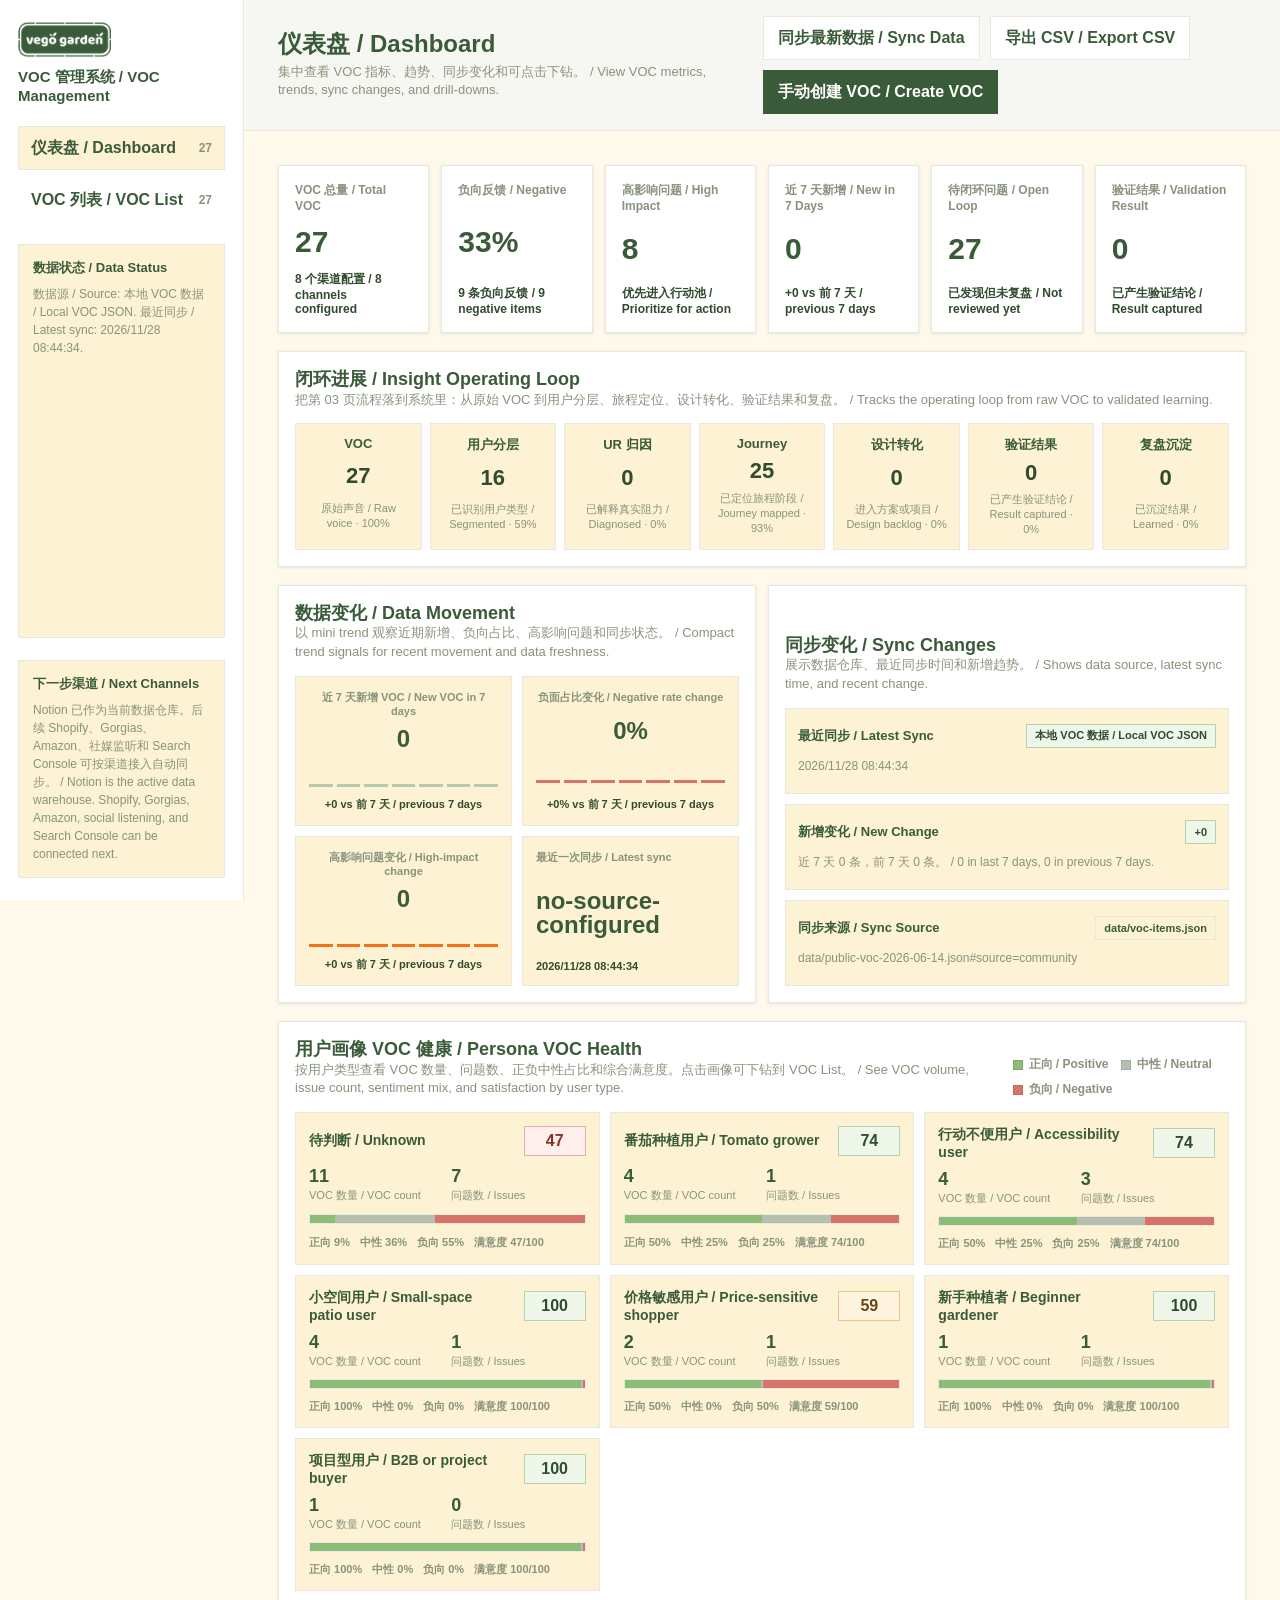
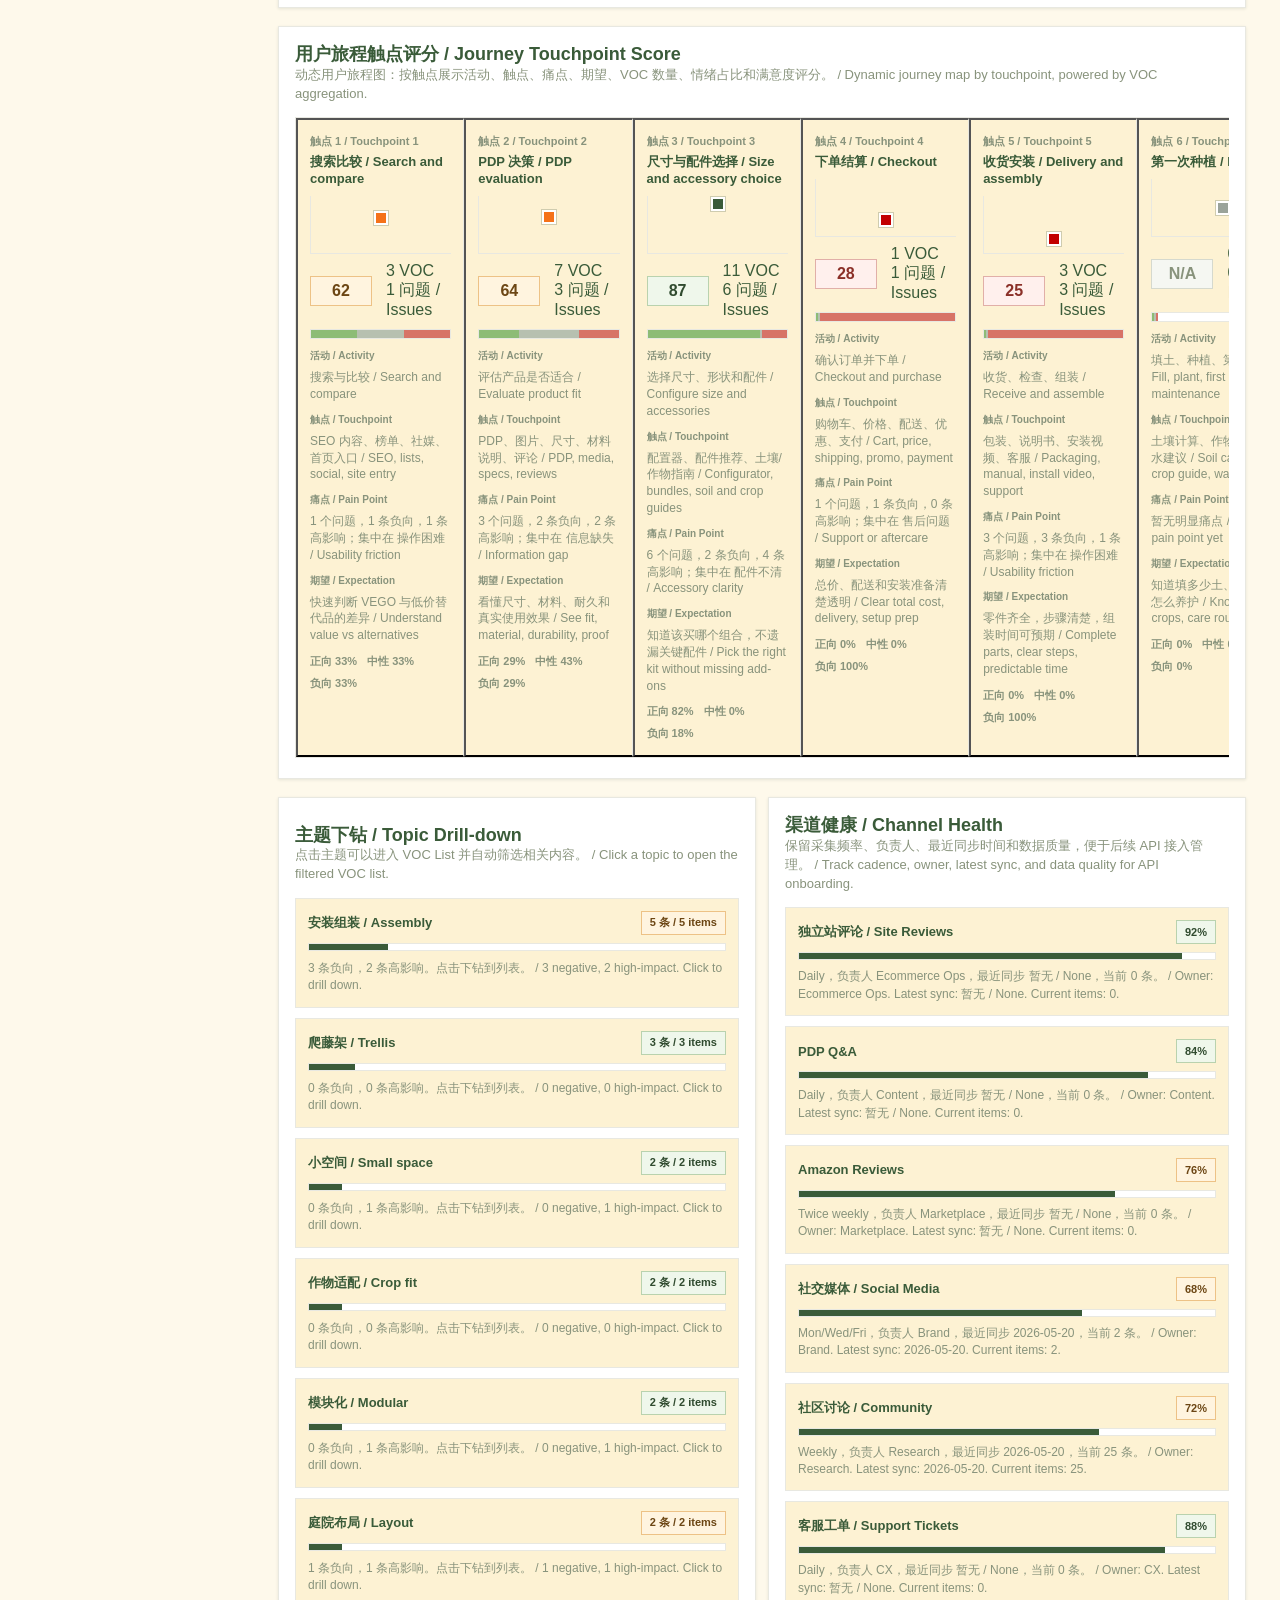
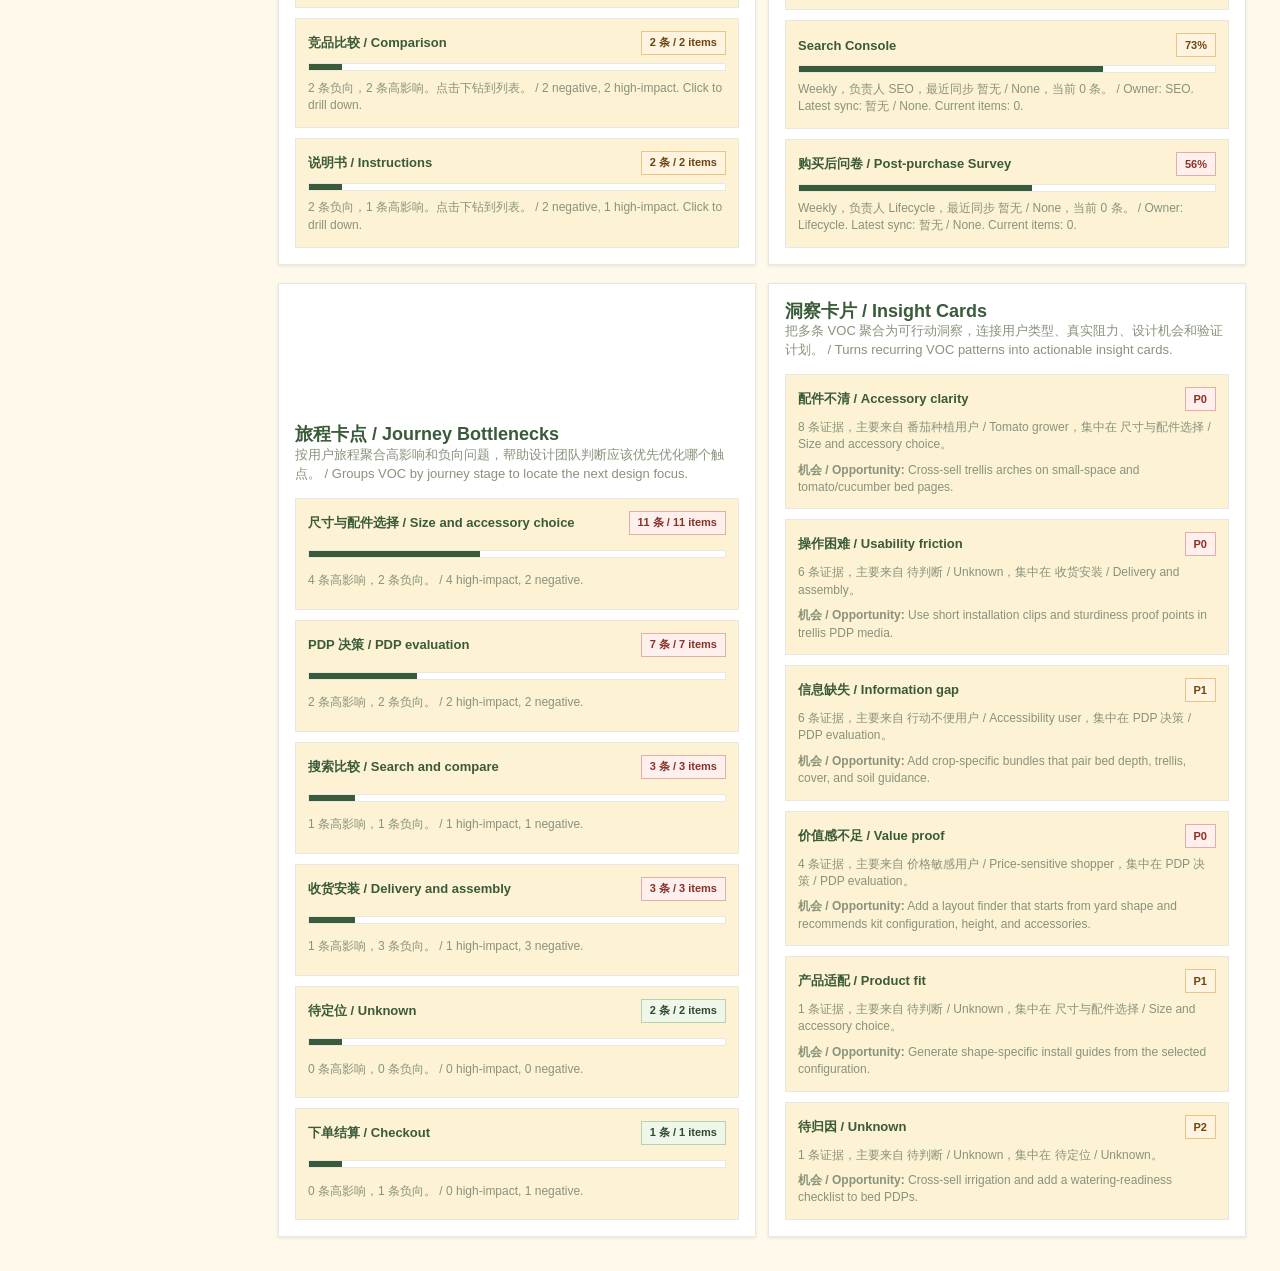
<file: vego-voc-system.html>
<!doctype html>
<html lang="zh-CN">
  <head>
    <meta charset="utf-8" />
    <meta name="viewport" content="width=device-width, initial-scale=1" />
    <title>VEGO VOC Management System</title>
    <style>
      :root {
        --bg: #FEF9EB;
        --surface: #ffffff;
        --surface-2: #FDF2D3;
        --ink: #3A5B39;
        --text: #3A5B39;
        --muted: #88937C;
        --line: #E8E8E1;
        --green: #3A5B39;
        --green-dark: #304B2F;
        --blue: #194B64;
        --yellow: #FFDD81;
        --red: #C20000;
        --orange: #F57219;
        --shadow-card: 0 1px 3px rgba(23, 53, 31, 0.1);
        --shadow-popover: 0 10px 24px rgba(23, 53, 31, 0.16);
        --focus: 0 0 0 3px rgba(47, 102, 59, 0.28);
      }

      * {
        box-sizing: border-box;
      }

      html {
        scroll-behavior: smooth;
      }

      body {
        margin: 0;
        background: var(--bg);
        color: var(--text);
        font-family: Manrope, Arial, "Helvetica Neue", sans-serif;
      }

      button,
      input,
      select,
      textarea {
        font: inherit;
      }

      button {
        cursor: pointer;
      }

      button:focus-visible,
      input:focus-visible,
      select:focus-visible,
      textarea:focus-visible {
        outline: none;
        box-shadow: var(--focus);
      }

      .app {
        min-height: 100vh;
        display: grid;
        grid-template-columns: 244px minmax(0, 1fr);
      }

      .sidebar {
        position: sticky;
        top: 0;
        height: 100vh;
        display: grid;
        grid-template-rows: auto auto 1fr auto;
        gap: 22px;
        padding: 22px 18px;
        background: var(--surface);
        border-right: 1px solid var(--line);
      }

      .brand {
        display: grid;
        gap: 10px;
      }

      .brand img {
        width: auto;
        max-width: 120px;
        height: auto;
        max-height: 36px;
      }

      .brand strong {
        color: var(--ink);
        font-size: 15px;
      }

      .nav {
        display: grid;
        gap: 8px;
      }

      .nav button {
        min-height: 44px;
        display: flex;
        align-items: center;
        justify-content: space-between;
        gap: 10px;
        padding: 0 12px;
        border: 1px solid transparent;
        background: transparent;
        color: var(--text);
        font-weight: 800;
        text-align: left;
        line-height: 1.2;
      }

      .nav button:hover,
      .nav button.active {
        border-color: var(--line);
        background: var(--surface-2);
        color: var(--ink);
      }

      .nav span {
        color: var(--muted);
        font-size: 12px;
      }

      .sidebar-note {
        padding: 14px;
        background: var(--surface-2);
        border: 1px solid var(--line);
      }

      .sidebar-note strong {
        display: block;
        margin-bottom: 8px;
        color: var(--ink);
        font-size: 13px;
      }

      .sidebar-note p {
        margin: 0;
        color: var(--muted);
        font-size: 12px;
        line-height: 1.5;
      }

      .main {
        min-width: 0;
        display: grid;
        grid-template-rows: auto 1fr;
      }

      .topbar {
        position: sticky;
        top: 0;
        z-index: 10;
        display: flex;
        align-items: center;
        justify-content: space-between;
        gap: 16px;
        padding: 16px clamp(18px, 3vw, 34px);
        background: rgba(246, 247, 242, 0.96);
        border-bottom: 1px solid var(--line);
      }

      .page-title {
        display: grid;
        gap: 4px;
      }

      h1,
      h2,
      h3,
      p {
        margin: 0;
      }

      h1 {
        color: var(--ink);
        font-size: 24px;
        line-height: 1.2;
      }

      h2 {
        color: var(--ink);
        font-size: 18px;
        line-height: 1.25;
      }

      h3 {
        color: var(--ink);
        font-size: 15px;
        line-height: 1.25;
      }

      .page-title p,
      .section-head p {
        color: var(--muted);
        font-size: 13px;
        line-height: 1.45;
      }

      .actions,
      .toolbar,
      .table-tools {
        display: flex;
        flex-wrap: wrap;
        align-items: center;
        gap: 10px;
      }

      .btn {
        min-height: 44px;
        padding: 0 14px;
        border: 1px solid var(--line);
        background: var(--surface);
        color: var(--ink);
        font-weight: 800;
        line-height: 1.2;
        text-align: center;
      }

      .btn.primary {
        border-color: var(--green);
        background: var(--green);
        color: #fff;
      }

      .btn.warn {
        border-color: #e2b453;
        background: var(--yellow);
        color: #3d3214;
      }

      .btn:hover {
        filter: brightness(0.98);
      }

      .btn:disabled {
        cursor: not-allowed;
        opacity: 0.58;
      }

      .content {
        min-width: 0;
        padding: clamp(18px, 3vw, 34px);
      }

      .view {
        display: none;
      }

      .view.active {
        display: grid;
        gap: 18px;
      }

      .section {
        display: grid;
        gap: 14px;
      }

      .section-head {
        display: flex;
        align-items: flex-end;
        justify-content: space-between;
        gap: 18px;
      }

      .metric-grid {
        display: grid;
        grid-template-columns: repeat(6, minmax(0, 1fr));
        gap: 12px;
      }

      .metric {
        min-height: 118px;
        display: grid;
        align-content: space-between;
        gap: 14px;
        padding: 16px;
        border: 1px solid var(--line);
        background: var(--surface);
        box-shadow: var(--shadow-card);
        text-align: left;
      }

      .metric:hover {
        border-color: #b7c9ad;
      }

      .metric span {
        color: var(--muted);
        font-size: 12px;
        font-weight: 800;
      }

      .metric strong {
        color: var(--ink);
        font-size: 30px;
        line-height: 1;
      }

      .metric em {
        color: var(--green-dark);
        font-size: 12px;
        font-style: normal;
        font-weight: 800;
      }

      .panel-grid {
        display: grid;
        grid-template-columns: minmax(0, 1.35fr) minmax(320px, 0.65fr);
        gap: 12px;
      }

      .panel-grid.equal {
        grid-template-columns: repeat(2, minmax(0, 1fr));
      }

      .workflow-grid {
        display: grid;
        grid-template-columns: repeat(7, minmax(96px, 1fr));
        gap: 8px;
      }

      .workflow-step {
        display: grid;
        gap: 8px;
        min-height: 104px;
        padding: 12px;
        border: 1px solid var(--line);
        background: var(--surface-2);
      }

      .workflow-step strong {
        color: var(--ink);
        font-size: 13px;
      }

      .workflow-step span {
        color: var(--green-dark);
        font-size: 22px;
        font-weight: 900;
        line-height: 1;
      }

      .workflow-step em {
        color: var(--muted);
        font-size: 11px;
        font-style: normal;
        line-height: 1.35;
      }

      .insight-list,
      .journey-list,
      .status-list {
        display: grid;
        gap: 10px;
      }

      .panel,
      .table-panel,
      .form-panel {
        min-width: 0;
        border: 1px solid var(--line);
        background: var(--surface);
        box-shadow: var(--shadow-card);
      }

      .panel {
        display: grid;
        gap: 14px;
        padding: 16px;
      }

      .trend-chart {
        display: grid;
        grid-template-columns: repeat(7, minmax(0, 1fr));
        column-gap: 18px;
        row-gap: 12px;
        align-items: end;
        min-height: 190px;
        padding-top: 8px;
      }

      .trend-day {
        display: grid;
        align-content: end;
        justify-items: center;
        gap: 10px;
        min-width: 0;
        padding: 0 8px;
        border-left: 1px solid var(--line);
      }

      .trend-bars {
        height: 132px;
        width: 44px;
        display: grid;
        grid-template-columns: repeat(3, 12px);
        gap: 4px;
        align-items: end;
        justify-content: center;
      }

      .trend-bars span {
        display: block;
        min-height: 4px;
        border: 1px solid rgba(0, 0, 0, 0.04);
      }

      .trend-bars .positive {
        background: #8dbc76;
      }

      .trend-bars .neutral {
        background: #b7c0b0;
      }

      .trend-bars .negative {
        background: #d77367;
      }

      .trend-day small {
        color: var(--muted);
        font-size: 11px;
        text-align: center;
      }

      .movement-grid {
        display: grid;
        grid-template-columns: repeat(2, minmax(0, 1fr));
        gap: 10px;
      }

      .movement-card {
        min-height: 108px;
        display: grid;
        align-content: space-between;
        gap: 10px;
        padding: 13px;
        border: 1px solid var(--line);
        background: var(--surface-2);
      }

      .movement-card span {
        color: var(--muted);
        font-size: 11px;
        font-weight: 900;
      }

      .movement-card strong {
        color: var(--ink);
        font-size: 24px;
        line-height: 1;
      }

      .movement-card em {
        color: var(--green-dark);
        font-size: 11px;
        font-style: normal;
        font-weight: 900;
      }

      .movement-card em.warn {
        color: #6c4614;
      }

      .movement-card em.risk {
        color: #8b3028;
      }

      .mini-trend {
        display: grid;
        grid-template-columns: repeat(7, minmax(0, 1fr));
        gap: 4px;
        align-items: end;
        height: 26px;
      }

      .mini-trend i {
        display: block;
        min-height: 3px;
        background: #b7c9ad;
      }

      .mini-trend i.negative {
        background: #d77367;
      }

      .mini-trend i.high {
        background: #F57219;
      }

      .trend-legend {
        display: flex;
        flex-wrap: wrap;
        align-items: center;
        gap: 8px 12px;
      }

      .legend-item {
        display: inline-flex;
        align-items: center;
        gap: 6px;
        color: var(--muted);
        font-size: 12px;
        font-weight: 800;
      }

      .legend-dot {
        width: 10px;
        height: 10px;
        border: 1px solid rgba(23, 53, 31, 0.12);
      }

      .legend-dot.positive {
        background: #8dbc76;
      }

      .legend-dot.neutral {
        background: #b7c0b0;
      }

      .legend-dot.negative {
        background: #d77367;
      }

      .sync-list,
      .topic-list,
      .channel-list {
        display: grid;
        gap: 10px;
      }

      .persona-grid {
        display: grid;
        grid-template-columns: repeat(auto-fit, minmax(260px, 1fr));
        gap: 10px;
      }

      .persona-card {
        display: grid;
        gap: 10px;
        width: 100%;
        padding: 13px;
        border: 1px solid var(--line);
        background: var(--surface-2);
        color: var(--text);
        text-align: left;
      }

      button.persona-card:hover {
        border-color: #b9d2ae;
        background: #eef7ea;
      }

      .score-line {
        display: flex;
        align-items: center;
        justify-content: space-between;
        gap: 14px;
      }

      .score-line strong {
        color: var(--ink);
        font-size: 14px;
      }

      .score-pill {
        min-width: 62px;
        padding: 5px 8px;
        border: 1px solid #b9d2ae;
        background: #eff7eb;
        color: var(--green-dark);
        font-size: 16px;
        font-weight: 900;
        text-align: center;
      }

      .score-pill.warn {
        border-color: #edc286;
        background: #fff4df;
        color: #6c4614;
      }

      .score-pill.risk {
        border-color: #e1afa8;
        background: #fff0ed;
        color: #8b3028;
      }

      .score-pill.empty {
        border-color: #d5d9ce;
        background: #f5f7f2;
        color: var(--muted);
      }

      .stat-strip {
        display: grid;
        grid-template-columns: repeat(2, minmax(0, 1fr));
        gap: 8px;
      }

      .stat-strip span {
        display: grid;
        gap: 3px;
        color: var(--muted);
        font-size: 11px;
      }

      .stat-strip b {
        color: var(--ink);
        font-size: 18px;
        line-height: 1;
      }

      .sentiment-stack {
        display: grid;
        grid-template-columns: var(--positive, 0fr) var(--neutral, 0fr) var(--negative, 0fr);
        height: 10px;
        overflow: hidden;
        border: 1px solid var(--line);
        background: #fff;
      }

      .sentiment-stack span {
        min-width: 2px;
      }

      .sentiment-stack .positive {
        background: #8dbc76;
      }

      .sentiment-stack .neutral {
        background: #b7c0b0;
      }

      .sentiment-stack .negative {
        background: #d77367;
      }

      .sentiment-meta {
        display: flex;
        flex-wrap: wrap;
        gap: 7px 10px;
        color: var(--muted);
        font-size: 11px;
        font-weight: 800;
      }

      .journey-score-layout {
        display: block;
        overflow-x: auto;
        padding-bottom: 4px;
      }

      .journey-map {
        min-width: 1180px;
        display: grid;
        grid-template-columns: repeat(7, minmax(150px, 1fr));
        gap: 0;
        border: 1px solid var(--line);
        background: var(--surface);
      }

      .journey-touchpoint {
        position: relative;
        display: grid;
        grid-template-rows: auto auto 1fr;
        gap: 10px;
        min-height: 390px;
        padding: 14px 12px;
        border-right: 1px solid var(--line);
        background: var(--surface-2);
        color: var(--text);
        text-align: left;
      }

      .journey-touchpoint:last-child {
        border-right: 0;
      }

      button.journey-touchpoint:hover {
        background: #eef7ea;
      }

      .journey-score-rail {
        display: grid;
        gap: 8px;
        min-height: 92px;
        align-content: start;
      }

      .journey-score-mark {
        position: relative;
        height: 58px;
        border-left: 1px solid var(--line);
        border-bottom: 1px solid var(--line);
      }

      .journey-score-dot {
        position: absolute;
        left: 50%;
        top: var(--score-y, 50%);
        width: 14px;
        height: 14px;
        transform: translate(-50%, -50%);
        border: 2px solid #fff;
        background: var(--green);
        box-shadow: 0 0 0 1px rgba(23, 53, 31, 0.2);
      }

      .journey-score-dot.warn {
        background: var(--orange);
      }

      .journey-score-dot.risk {
        background: var(--red);
      }

      .journey-score-dot.empty {
        background: #9aa39a;
      }

      .journey-stage-title {
        display: grid;
        gap: 5px;
      }

      .journey-stage-title strong {
        color: var(--ink);
        font-size: 13px;
        line-height: 1.3;
      }

      .journey-stage-title span {
        color: var(--muted);
        font-size: 11px;
        font-weight: 900;
      }

      .journey-map-body {
        display: grid;
        gap: 10px;
      }

      .journey-cell {
        display: grid;
        gap: 6px;
        min-width: 0;
        align-content: start;
      }

      .journey-cell .cell-label {
        color: var(--muted);
        font-size: 10px;
        font-weight: 900;
      }

      .journey-cell strong {
        color: var(--ink);
        font-size: 13px;
        line-height: 1.35;
      }

      .journey-cell p {
        color: var(--muted);
        font-size: 12px;
        line-height: 1.4;
      }

      .journey-score-cell {
        display: grid;
        gap: 8px;
        justify-items: start;
        align-content: start;
      }

      .list-row {
        display: grid;
        gap: 8px;
        width: 100%;
        padding: 12px;
        background: var(--surface-2);
        border: 1px solid var(--line);
        color: var(--text);
        text-align: left;
      }

      button.list-row:hover {
        border-color: #b9d2ae;
        background: #eef7ea;
      }

      .row-top {
        display: flex;
        align-items: center;
        justify-content: space-between;
        gap: 12px;
      }

      .row-top strong {
        color: var(--ink);
        font-size: 13px;
      }

      .list-row p {
        color: var(--muted);
        font-size: 12px;
        line-height: 1.45;
      }

      .bar {
        height: 8px;
        overflow: hidden;
        border: 1px solid var(--line);
        background: #fff;
      }

      .bar span {
        display: block;
        height: 100%;
        background: var(--green);
      }

      .badge,
      .tag {
        display: inline-flex;
        align-items: center;
        width: fit-content;
        min-height: 24px;
        padding: 3px 8px;
        border: 1px solid var(--line);
        background: var(--surface-2);
        color: var(--ink);
        font-size: 11px;
        font-weight: 800;
      }

      .badge.positive,
      .badge.good {
        border-color: #b9d2ae;
        background: #eff7eb;
        color: var(--green-dark);
      }

      .badge.neutral,
      .badge.medium {
        border-color: #d5d9ce;
        background: #f5f7f2;
        color: #526153;
      }

      .badge.negative,
      .badge.high,
      .badge.risk {
        border-color: #e1afa8;
        background: #fff0ed;
        color: #8b3028;
      }

      .badge.low {
        border-color: #bad3b4;
        background: #eff7eb;
        color: var(--green-dark);
      }

      .badge.warn {
        border-color: #edc286;
        background: #fff4df;
        color: #6c4614;
      }

      .filter-panel {
        display: grid;
        gap: 12px;
        padding: 14px;
        border: 1px solid var(--line);
        background: var(--surface);
        box-shadow: var(--shadow-card);
      }

      .filter-grid {
        display: grid;
        grid-template-columns: minmax(240px, 1.4fr) repeat(4, minmax(150px, 1fr));
        gap: 10px;
      }

      .filter-grid.extended {
        grid-template-columns: minmax(240px, 1.4fr) repeat(7, minmax(150px, 1fr));
      }

      label {
        display: grid;
        gap: 6px;
        color: var(--ink);
        font-size: 12px;
        font-weight: 800;
      }

      input,
      select,
      textarea {
        width: 100%;
        min-height: 44px;
        padding: 9px 10px;
        border: 1px solid var(--line);
        background: var(--surface);
        color: var(--ink);
      }

      textarea {
        min-height: 110px;
        resize: vertical;
      }

      .table-panel {
        overflow: hidden;
      }

      .table-scroll {
        overflow-x: auto;
      }

      table {
        width: 100%;
        min-width: 2520px;
        border-collapse: collapse;
      }

      th,
      td {
        padding: 11px 12px;
        border-bottom: 1px solid var(--line);
        text-align: left;
        vertical-align: top;
        font-size: 13px;
      }

      th {
        position: sticky;
        top: 0;
        z-index: 1;
        background: var(--surface-2);
        color: var(--ink);
      }

      th button {
        min-height: 44px;
        padding: 0;
        border: 0;
        background: transparent;
        color: inherit;
        font-weight: 900;
        line-height: 1.2;
        text-align: left;
      }

      tbody tr:hover {
        background: #fbfcf8;
      }

      .quote-cell {
        max-width: 380px;
        line-height: 1.45;
      }

      .action-cell {
        max-width: 300px;
        line-height: 1.45;
      }

      .evidence-cell {
        min-width: 150px;
      }

      .evidence-links {
        display: flex;
        flex-wrap: wrap;
        gap: 6px;
        margin-bottom: 7px;
      }

      .evidence-links a,
      .evidence-links span {
        display: inline-flex;
        align-items: center;
        min-height: 26px;
        padding: 3px 8px;
        border: 1px solid var(--line);
        background: var(--surface-2);
        color: var(--ink);
        font-size: 11px;
        font-weight: 800;
        text-decoration: none;
      }

      .evidence-links a:hover {
        border-color: #b9d2ae;
        background: #eef7ea;
      }

      .inline-select {
        min-width: 150px;
        min-height: 34px;
        padding: 5px 8px;
        font-size: 12px;
      }

      .tag-list {
        display: flex;
        flex-wrap: wrap;
        gap: 5px;
      }

      .pagination {
        display: flex;
        justify-content: space-between;
        gap: 12px;
        padding: 12px;
        border-top: 1px solid var(--line);
      }

      .form-drawer {
        display: none;
      }

      .form-drawer.open {
        display: grid;
        gap: 12px;
      }

      .form-grid {
        display: grid;
        grid-template-columns: repeat(3, minmax(0, 1fr));
        gap: 10px;
      }

      .form-grid .wide {
        grid-column: 1 / -1;
      }

      .toast {
        position: fixed;
        right: 22px;
        bottom: 22px;
        z-index: 20;
        max-width: 360px;
        padding: 13px 15px;
        background: var(--ink);
        color: #fff;
        opacity: 0;
        pointer-events: none;
        transform: translateY(12px);
        transition: opacity 180ms ease, transform 180ms ease;
      }

      .toast.show {
        opacity: 1;
        transform: translateY(0);
      }

      @media (max-width: 1120px) {
        .app {
          grid-template-columns: 1fr;
        }

        .sidebar {
          position: static;
          height: auto;
          grid-template-rows: auto;
        }

        .nav {
          grid-template-columns: repeat(2, minmax(0, 1fr));
        }

        .metric-grid,
        .panel-grid,
        .panel-grid.equal,
        .workflow-grid,
        .filter-grid,
        .filter-grid.extended,
        .form-grid {
          grid-template-columns: repeat(2, minmax(0, 1fr));
        }
      }

      @media (max-width: 700px) {
        .topbar,
        .section-head,
        .pagination {
          align-items: stretch;
          flex-direction: column;
        }

        .metric-grid,
        .panel-grid,
        .panel-grid.equal,
        .workflow-grid,
        .filter-grid,
        .filter-grid.extended,
        .form-grid {
          grid-template-columns: 1fr;
        }

        .trend-chart {
          grid-template-columns: repeat(4, minmax(0, 1fr));
        }

        .journey-map {
          min-width: 1060px;
        }
      }

      @media (prefers-reduced-motion: reduce) {
        *,
        *::before,
        *::after {
          scroll-behavior: auto !important;
          transition-duration: 0.01ms !important;
          animation-duration: 0.01ms !important;
        }
      }
    </style>
  </head>
  <body>
    <main class="app">
      <aside class="sidebar" aria-label="VOC navigation">
        <div class="brand">
          <img src="assets/logo.png" alt="VEGO Garden" />
          <strong>VOC 管理系统 / VOC Management</strong>
        </div>
        <nav class="nav">
          <button class="active" type="button" data-route="dashboard">仪表盘 / Dashboard <span id="navDashboardCount">0</span></button>
          <button type="button" data-route="list">VOC 列表 / VOC List <span id="navListCount">0</span></button>
        </nav>
        <div class="sidebar-note">
          <strong>数据状态 / Data Status</strong>
          <p id="sideDataStatus">正在读取线上 VOC 数据库 / Loading live VOC database.</p>
        </div>
        <div class="sidebar-note">
          <strong>下一步渠道 / Next Channels</strong>
          <p>Notion 已作为当前数据仓库。后续 Shopify、Gorgias、Amazon、社媒监听和 Search Console 可按渠道接入自动同步。 / Notion is the active data warehouse. Shopify, Gorgias, Amazon, social listening, and Search Console can be connected next.</p>
        </div>
      </aside>

      <div class="main">
        <header class="topbar">
          <div class="page-title">
            <h1 id="pageTitle">Dashboard</h1>
            <p id="pageSubtitle">集中查看 VOC 指标、趋势、同步变化和可点击下钻。 / View VOC metrics, trends, sync changes, and drill-downs.</p>
          </div>
          <div class="actions">
            <button class="btn" id="refreshBtn" type="button">同步最新数据 / Sync Data</button>
            <button class="btn" id="exportBtn" type="button">导出 CSV / Export CSV</button>
            <button class="btn primary" id="openCreateBtn" type="button">手动创建 VOC / Create VOC</button>
          </div>
        </header>

        <div class="content">
          <section class="view active" id="dashboardView">
            <section class="section">
              <div class="metric-grid">
                <button class="metric" type="button" data-drill="all">
                  <span>VOC 总量 / Total VOC</span>
                  <strong id="metricTotal">0</strong>
                  <em id="metricTotalChange">同步中 / Syncing</em>
                </button>
                <button class="metric" type="button" data-drill="negative">
                  <span>负向反馈 / Negative</span>
                  <strong id="metricNegative">0%</strong>
                  <em id="metricNegativeChange">点击查看负向 VOC / Drill into negative items</em>
                </button>
                <button class="metric" type="button" data-drill="high">
                  <span>高影响问题 / High Impact</span>
                  <strong id="metricHigh">0</strong>
                  <em>优先进入行动池 / Prioritize for action</em>
                </button>
                <button class="metric" type="button" data-drill="new">
                  <span>近 7 天新增 / New in 7 Days</span>
                  <strong id="metricNew">0</strong>
                  <em id="metricNewChange">对比前 7 天 / vs previous 7 days</em>
                </button>
                <button class="metric" type="button" data-drill="open-loop">
                  <span>待闭环问题 / Open Loop</span>
                  <strong id="metricOpenLoop">0</strong>
                  <em>已发现但未复盘 / Not reviewed yet</em>
                </button>
                <button class="metric" type="button" data-drill="validating">
                  <span>验证结果 / Validation Result</span>
                  <strong id="metricValidating">0</strong>
                  <em>已产生验证结论 / Result captured</em>
                </button>
              </div>
            </section>

            <section class="section">
              <div class="panel">
                <div class="section-head">
                  <div>
                    <h2>闭环进展 / Insight Operating Loop</h2>
                    <p>把第 03 页流程落到系统里：从原始 VOC 到用户分层、旅程定位、设计转化、验证结果和复盘。 / Tracks the operating loop from raw VOC to validated learning.</p>
                  </div>
                </div>
                <div class="workflow-grid" id="workflowGrid"></div>
              </div>
            </section>

            <section class="section">
              <div class="panel-grid equal">
                <div class="panel">
                  <div class="section-head">
                    <div>
                      <h2>数据变化 / Data Movement</h2>
                      <p>以 mini trend 观察近期新增、负向占比、高影响问题和同步状态。 / Compact trend signals for recent movement and data freshness.</p>
                    </div>
                  </div>
                  <div class="movement-grid" id="movementGrid"></div>
                </div>
                <div class="panel">
                  <div class="section-head">
                    <div>
                      <h2>同步变化 / Sync Changes</h2>
                      <p>展示数据仓库、最近同步时间和新增趋势。 / Shows data source, latest sync time, and recent change.</p>
                    </div>
                  </div>
                  <div class="sync-list" id="syncList"></div>
                </div>
              </div>
            </section>

            <section class="section">
              <div class="panel">
                <div class="section-head">
                  <div>
                    <h2>用户画像 VOC 健康 / Persona VOC Health</h2>
                    <p>按用户类型查看 VOC 数量、问题数、正负中性占比和综合满意度。点击画像可下钻到 VOC List。 / See VOC volume, issue count, sentiment mix, and satisfaction by user type.</p>
                  </div>
                  <div class="trend-legend" aria-label="Persona sentiment legend">
                    <span class="legend-item"><span class="legend-dot positive"></span>正向 / Positive</span>
                    <span class="legend-item"><span class="legend-dot neutral"></span>中性 / Neutral</span>
                    <span class="legend-item"><span class="legend-dot negative"></span>负向 / Negative</span>
                  </div>
                </div>
                <div class="persona-grid" id="personaGrid"></div>
              </div>
            </section>

            <section class="section">
              <div class="panel">
                <div class="section-head">
                  <div>
                    <h2>用户旅程触点评分 / Journey Touchpoint Score</h2>
                    <p>动态用户旅程图：按触点展示活动、触点、痛点、期望、VOC 数量、情绪占比和满意度评分。 / Dynamic journey map by touchpoint, powered by VOC aggregation.</p>
                  </div>
                </div>
                <div class="journey-score-layout">
                  <div class="journey-score-list" id="journeyScoreList"></div>
                </div>
              </div>
            </section>

            <section class="section">
              <div class="panel-grid equal">
                <div class="panel">
                  <div class="section-head">
                    <div>
                      <h2>主题下钻 / Topic Drill-down</h2>
                      <p>点击主题可以进入 VOC List 并自动筛选相关内容。 / Click a topic to open the filtered VOC list.</p>
                    </div>
                  </div>
                  <div class="topic-list" id="topicList"></div>
                </div>
                <div class="panel">
                  <div class="section-head">
                    <div>
                      <h2>渠道健康 / Channel Health</h2>
                      <p>保留采集频率、负责人、最近同步时间和数据质量，便于后续 API 接入管理。 / Track cadence, owner, latest sync, and data quality for API onboarding.</p>
                    </div>
                  </div>
                  <div class="channel-list" id="channelList"></div>
                </div>
              </div>
            </section>

            <section class="section">
              <div class="panel-grid equal">
                <div class="panel">
                  <div class="section-head">
                    <div>
                      <h2>旅程卡点 / Journey Bottlenecks</h2>
                      <p>按用户旅程聚合高影响和负向问题，帮助设计团队判断应该优先优化哪个触点。 / Groups VOC by journey stage to locate the next design focus.</p>
                    </div>
                  </div>
                  <div class="journey-list" id="journeyList"></div>
                </div>
                <div class="panel">
                  <div class="section-head">
                    <div>
                      <h2>洞察卡片 / Insight Cards</h2>
                      <p>把多条 VOC 聚合为可行动洞察，连接用户类型、真实阻力、设计机会和验证计划。 / Turns recurring VOC patterns into actionable insight cards.</p>
                    </div>
                  </div>
                  <div class="insight-list" id="insightList"></div>
                </div>
              </div>
            </section>
          </section>

          <section class="view" id="listView">
            <section class="section">
              <div class="filter-panel">
                <div class="section-head">
                  <div>
                    <h2>VOC 信息列表 / VOC List</h2>
                    <p>默认按时间从新到旧排序。表头可排序，筛选和搜索会即时更新结果。 / Defaults to newest first. Table headers, filters, and search update results instantly.</p>
                  </div>
                  <div class="table-tools">
                    <button class="btn" id="clearFiltersBtn" type="button">清空筛选 / Clear Filters</button>
                    <button class="btn primary" id="openCreateBtnList" type="button">手动创建 VOC / Create VOC</button>
                  </div>
                </div>
                <div class="filter-grid extended">
                  <label>
                    搜索 / Search
                    <input id="searchInput" type="search" placeholder="搜索标题、原声、标签、建议动作 / Search title, quote, tags, action" />
                  </label>
                  <label>
                    渠道 / Channel
                    <select id="sourceFilter"></select>
                  </label>
                  <label>
                    情绪 / Sentiment
                    <select id="sentimentFilter">
                      <option value="all">全部情绪 / All sentiment</option>
                      <option value="positive">正向 / Positive</option>
                      <option value="neutral">中性 / Neutral</option>
                      <option value="negative">负向 / Negative</option>
                    </select>
                  </label>
                  <label>
                    影响 / Impact
                    <select id="impactFilter">
                      <option value="all">全部影响 / All impact</option>
                      <option value="high">高 / High</option>
                      <option value="medium">中 / Medium</option>
                      <option value="low">低 / Low</option>
                    </select>
                  </label>
                  <label>
                    标签 / Tag
                    <select id="tagFilter">
                      <option value="all">全部标签 / All tags</option>
                    </select>
                  </label>
                  <label>
                    用户类型 / User Type
                    <select id="userTypeFilter"></select>
                  </label>
                  <label>
                    旅程阶段 / Journey
                    <select id="journeyFilter"></select>
                  </label>
                  <label>
                    问题类型 / Issue Type
                    <select id="issueTypeFilter"></select>
                  </label>
                  <label>
                    闭环状态 / Status
                    <select id="statusFilter"></select>
                  </label>
                  <label>
                    建议验证 / Suggested Validation
                    <select id="verificationFilter"></select>
                  </label>
                </div>
              </div>
            </section>

            <section class="form-drawer" id="createDrawer">
              <form class="form-panel panel" id="createForm">
                <div class="section-head">
                  <div>
                    <h2>手动创建 VOC / Create VOC</h2>
                    <p>用于补充客服口头反馈、线下活动观察或暂未接 API 的渠道。当前会先保存在浏览器列表中。 / Use this for support notes, offline observations, or channels without APIs. Items are saved locally first.</p>
                  </div>
                  <button class="btn" id="closeCreateBtn" type="button">收起 / Collapse</button>
                </div>
                <div class="form-grid">
                  <label>
                    标题 / Title
                    <input id="manualTitle" required placeholder="例如：土壤用量不清楚 / Soil volume is unclear" />
                  </label>
                  <label>
                    渠道 / Channel
                    <select id="manualSource" required></select>
                  </label>
                  <label>
                    VOC 日期 / VOC Date
                    <input id="manualDate" type="date" required />
                  </label>
                  <label>
                    来源发布日期 / Source Published
                    <input id="manualSourcePublishedDate" type="date" />
                  </label>
                  <label>
                    情绪 / Sentiment
                    <select id="manualSentiment" required>
                      <option value="negative">负向 / Negative</option>
                      <option value="neutral">中性 / Neutral</option>
                      <option value="positive">正向 / Positive</option>
                    </select>
                  </label>
                  <label>
                    影响 / Impact
                    <select id="manualImpact" required>
                      <option value="high">高 / High</option>
                      <option value="medium">中 / Medium</option>
                      <option value="low">低 / Low</option>
                    </select>
                  </label>
                  <label>
                    标签 / Tags
                    <input id="manualTags" required placeholder="soil, calculator, purchase-blocker" />
                  </label>
                  <label>
                    用户类型 / User Type
                    <select id="manualUserType" required></select>
                  </label>
                  <label>
                    旅程阶段 / Journey Stage
                    <select id="manualJourneyStage" required></select>
                  </label>
                  <label>
                    问题类型 / Issue Type
                    <select id="manualIssueType" required></select>
                  </label>
                  <label class="wide">
                    UR 归因 / Root Cause
                    <input id="manualUrDiagnosis" placeholder="例如：用户不确定土壤用量，导致 PDP 决策阻力 / Unclear soil volume blocks PDP decision" />
                  </label>
                  <label>
                    闭环状态 / Workflow Status
                    <select id="manualWorkflowStatus" required></select>
                  </label>
                  <label>
                    建议验证 / Suggested Validation
                    <select id="manualVerification" required></select>
                  </label>
                  <label>
                    负责人 / Owner
                    <input id="manualOwner" placeholder="例如：UX / Content / CX" />
                  </label>
                  <label>
                    关联项目 / Linked Project
                    <input id="manualLinkedProject" placeholder="例如：PDP soil calculator" />
                  </label>
                  <label>
                    验证结果 / Validation Result
                    <select id="manualReviewResult" required></select>
                  </label>
                  <label>
                    决策状态 / Decision Status
                    <select id="manualDecisionStatus" required></select>
                  </label>
                  <label class="wide">
                    用户原声 / User Voice
                    <textarea id="manualQuote" required placeholder="粘贴或概括一条 VOC / Paste or summarize one VOC"></textarea>
                  </label>
                  <label class="wide">
                    AI 建议动作 / AI Suggested Action
                    <input id="manualAction" placeholder="例如：在 PDP 增加土壤袋数计算器 / Add soil bag calculator to PDP" />
                  </label>
                  <label>
                    原文链接 / Source Link
                    <input id="manualSourceUrl" type="url" placeholder="https://..." />
                  </label>
                  <label>
                    证据截图 / Evidence Screenshot
                    <input id="manualEvidenceScreenshot" type="url" placeholder="Notion, Drive, or image URL" />
                  </label>
                  <label class="wide">
                    洞察沉淀链接 / Insight Link
                    <input id="manualInsightLink" placeholder="Notion insight card, research note, or experiment link" />
                  </label>
                </div>
                <div class="actions">
                  <button class="btn primary" type="submit">保存 VOC / Save VOC</button>
                </div>
              </form>
            </section>

            <section class="table-panel">
              <div class="table-scroll">
                <table>
                  <thead>
                    <tr>
                      <th><button type="button" data-sort="date">VOC 日期 / VOC Date <span id="sortDate"></span></button></th>
                      <th><button type="button" data-sort="sourcePublishedDate">来源发布时间 / Published <span id="sortSourcePublishedDate"></span></button></th>
                      <th><button type="button" data-sort="collectedDate">采集日期 / Collected <span id="sortCollectedDate"></span></button></th>
                      <th>时效性 / Freshness</th>
                      <th><button type="button" data-sort="source">渠道 / Channel <span id="sortSource"></span></button></th>
                      <th><button type="button" data-sort="sentiment">情绪 / Sentiment <span id="sortSentiment"></span></button></th>
                      <th><button type="button" data-sort="impact">影响 / Impact <span id="sortImpact"></span></button></th>
                      <th><button type="button" data-sort="priority">优先级 / Priority <span id="sortPriority"></span></button></th>
                      <th><button type="button" data-sort="title">标题 / Title <span id="sortTitle"></span></button></th>
                      <th><button type="button" data-sort="userType">用户类型 / User Type <span id="sortUserType"></span></button></th>
                      <th><button type="button" data-sort="journeyStage">旅程 / Journey <span id="sortJourneyStage"></span></button></th>
                      <th><button type="button" data-sort="issueType">问题类型 / Issue Type <span id="sortIssueType"></span></button></th>
                      <th><button type="button" data-sort="urDiagnosis">UR 归因 / Root Cause <span id="sortUrDiagnosis"></span></button></th>
                      <th><button type="button" data-sort="workflowStatus">闭环状态 / Status <span id="sortWorkflowStatus"></span></button></th>
                      <th><button type="button" data-sort="verification">建议验证 / Suggested Validation <span id="sortVerification"></span></button></th>
                      <th><button type="button" data-sort="decisionStatus">决策状态 / Decision <span id="sortDecisionStatus"></span></button></th>
                      <th>证据 / Evidence</th>
                      <th>来源可信度 / Confidence</th>
                      <th>用户原声 / User Voice</th>
                      <th>标签 / Tags</th>
                      <th>AI 建议动作 / AI Suggested Action</th>
                      <th>负责人 / Owner</th>
                      <th>验证结果 / Result</th>
                    </tr>
                  </thead>
                  <tbody id="vocTableBody"></tbody>
                </table>
              </div>
              <div class="pagination">
                <span id="tableSummary">0 条 VOC</span>
                <div class="actions">
                  <button class="btn" id="prevPageBtn" type="button">上一页 / Previous</button>
                  <button class="btn" id="nextPageBtn" type="button">下一页 / Next</button>
                </div>
              </div>
            </section>
          </section>
        </div>
      </div>
    </main>

    <div class="toast" id="toast" role="status" aria-live="polite"></div>

    <script>
      const sourceConfig = [
        { id: "site-reviews", name: "独立站评论 / Site Reviews", type: "Owned", cadence: "Daily", owner: "Ecommerce Ops", quality: 92 },
        { id: "site-qa", name: "PDP Q&A", type: "Owned", cadence: "Daily", owner: "Content", quality: 84 },
        { id: "amazon", name: "Amazon Reviews", type: "Marketplace", cadence: "Twice weekly", owner: "Marketplace", quality: 76 },
        { id: "social", name: "社交媒体 / Social Media", type: "Social", cadence: "Mon/Wed/Fri", owner: "Brand", quality: 68 },
        { id: "community", name: "社区讨论 / Community", type: "Social", cadence: "Weekly", owner: "Research", quality: 72 },
        { id: "support", name: "客服工单 / Support Tickets", type: "Support", cadence: "Daily", owner: "CX", quality: 88 },
        { id: "search-console", name: "Search Console", type: "Search", cadence: "Weekly", owner: "SEO", quality: 73 },
        { id: "post-purchase", name: "购买后问卷 / Post-purchase Survey", type: "Owned", cadence: "Weekly", owner: "Lifecycle", quality: 56 },
      ];

      const userTypeOptions = [
        { id: "beginner-gardener", label: "新手种植者 / Beginner gardener" },
        { id: "experienced-grower", label: "有经验种植者 / Experienced grower" },
        { id: "small-space", label: "小空间用户 / Small-space patio user" },
        { id: "tomato-grower", label: "番茄种植用户 / Tomato grower" },
        { id: "price-sensitive", label: "价格敏感用户 / Price-sensitive shopper" },
        { id: "accessibility", label: "行动不便用户 / Accessibility user" },
        { id: "b2b-project", label: "项目型用户 / B2B or project buyer" },
        { id: "unknown", label: "待判断 / Unknown" },
      ];

      const journeyOptions = [
        { id: "search-compare", label: "搜索比较 / Search and compare" },
        { id: "pdp-evaluation", label: "PDP 决策 / PDP evaluation" },
        { id: "configuration", label: "尺寸与配件选择 / Size and accessory choice" },
        { id: "checkout", label: "下单结算 / Checkout" },
        { id: "delivery-assembly", label: "收货安装 / Delivery and assembly" },
        { id: "first-use", label: "第一次种植 / First use" },
        { id: "post-purchase", label: "售后复购 / Post-purchase" },
        { id: "unknown", label: "待定位 / Unknown" },
      ];

      const issueTypeOptions = [
        { id: "info-gap", label: "信息缺失 / Information gap" },
        { id: "value-proof", label: "价值感不足 / Value proof" },
        { id: "usability", label: "操作困难 / Usability friction" },
        { id: "trust-risk", label: "信任不足 / Trust risk" },
        { id: "accessory-clarity", label: "配件不清 / Accessory clarity" },
        { id: "support-aftercare", label: "售后问题 / Support or aftercare" },
        { id: "product-fit", label: "产品适配 / Product fit" },
        { id: "unknown", label: "待归因 / Unknown" },
      ];

      const statusOptions = [
        { id: "new", label: "新发现 / New" },
        { id: "diagnosed", label: "已归因 / Diagnosed" },
        { id: "design-ready", label: "已转设计方案 / Design ready" },
        { id: "ut", label: "UT 中 / In UT" },
        { id: "ab-test", label: "AB Test 中 / In AB Test" },
        { id: "launched", label: "已上线 / Launched" },
        { id: "reviewed", label: "已复盘 / Reviewed" },
      ];

      const verificationOptions = [
        { id: "triage", label: "先分诊 / Triage first" },
        { id: "ur", label: "UR 归因 / UR diagnosis" },
        { id: "ut", label: "UT 验证 / Usability test" },
        { id: "ab-test", label: "AB Test" },
        { id: "content-update", label: "内容优化 / Content update" },
        { id: "support-script", label: "客服话术 / Support script" },
        { id: "monitor", label: "持续观察 / Monitor" },
      ];

      const reviewResultOptions = [
        { id: "pending", label: "未验证 / Not validated" },
        { id: "effective", label: "验证有效 / Effective" },
        { id: "ineffective", label: "验证无效 / Ineffective" },
        { id: "watching", label: "观察中 / Watching" },
      ];

      const decisionStatusOptions = [
        { id: "pending-review", label: "待评审 / Pending review" },
        { id: "accepted", label: "已采纳 / Accepted" },
        { id: "rejected", label: "已拒绝 / Rejected" },
        { id: "requirement", label: "转为需求 / Converted to requirement" },
        { id: "experiment", label: "转为实验 / Converted to test" },
        { id: "monitoring", label: "持续观察 / Monitoring" },
      ];

      const ownerOptions = ["UX", "Content", "CX", "Ecommerce Ops", "SEO", "Marketplace", "Lifecycle", "Research"];

      const topicLabelMap = {
        accessibility: "无障碍 / Accessibility",
        "accessory-clarity": "配件清晰度 / Accessory clarity",
        accessories: "配件 / Accessories",
        aesthetic: "外观审美 / Aesthetic",
        aftercare: "售后养护 / Aftercare",
        assembly: "安装组装 / Assembly",
        beginner: "新手友好 / Beginner",
        bundle: "组合套餐 / Bundle",
        checkout: "结账转化 / Checkout",
        color: "颜色外观 / Color",
        comparison: "竞品比较 / Comparison",
        confidence: "购买信心 / Confidence",
        configuration: "配置选择 / Configuration",
        "crop-fit": "作物适配 / Crop fit",
        delivery: "配送交付 / Delivery",
        depth: "深度选择 / Depth",
        durability: "耐用性 / Durability",
        "elevated-bed": "高架花床 / Elevated bed",
        expansion: "扩展复购 / Expansion",
        "food-safe": "食品安全 / Food-safe",
        hardware: "五金配件 / Hardware",
        instructions: "说明书 / Instructions",
        layout: "庭院布局 / Layout",
        modular: "模块化 / Modular",
        "missing-parts": "缺件风险 / Missing parts",
        packaging: "包装 / Packaging",
        patio: "露台场景 / Patio",
        placement: "摆放位置 / Placement",
        price: "价格 / Price",
        quality: "质量 / Quality",
        shipping: "物流 / Shipping",
        "small-space": "小空间 / Small space",
        soil: "土壤用量 / Soil",
        sturdiness: "稳固性 / Sturdiness",
        support: "客服支持 / Support",
        tomato: "番茄种植 / Tomato",
        trellis: "爬藤架 / Trellis",
        trust: "信任证明 / Trust",
        "trust-risk": "信任风险 / Trust risk",
        "value-proof": "价值证明 / Value proof",
        watering: "浇水维护 / Watering",
      };

      const defaultVoices = [
        {
          source: "site-reviews",
          sentiment: "positive",
          impact: "medium",
          tags: ["assembly", "quality", "beginner"],
          title: "First raised bed felt approachable",
          quote: "I was nervous about assembling a metal bed, but the panels lined up well and it felt like a good first vegetable garden kit.",
          date: "2026-06-10",
          recommendedAction: "Use this as confidence-building PDP proof."
        },
        {
          source: "site-qa",
          sentiment: "negative",
          impact: "high",
          tags: ["soil", "calculator", "purchase-blocker"],
          title: "Soil volume unclear before checkout",
          quote: "How many bags of soil do I need for the 9-in-1 rectangle? I do not want to buy the bed and then guess at the garden center.",
          date: "2026-06-11",
          recommendedAction: "Add soil volume calculator to PDP."
        },
      ];

      const state = {
        route: "dashboard",
        voices: loadStoredVoices(),
        dataMeta: { mode: "sample", generatedAt: null, sources: [], endpoint: "" },
        filters: { search: "", source: "all", sentiment: "all", impact: "all", tag: "all", userType: "all", journeyStage: "all", issueType: "all", workflowStatus: "all", verification: "all", reviewResult: "all" },
        sort: { key: "date", direction: "desc" },
        page: 1,
        pageSize: 12,
      };

      function $(id) {
        return document.getElementById(id);
      }

      function loadStoredVoices() {
        try {
          const stored = localStorage.getItem("vegoVocManualItems");
          const manualItems = stored ? JSON.parse(stored) : [];
          return applyDecisionOverrides([...manualItems, ...defaultVoices].map(normalizeVoice));
        } catch {
          return applyDecisionOverrides(defaultVoices.map(normalizeVoice));
        }
      }

      function saveManualItems(items) {
        localStorage.setItem("vegoVocManualItems", JSON.stringify(items));
      }

      async function loadRuntimeConfig() {
        try {
          const response = await fetch(`data/runtime-config.json?ts=${Date.now()}`, { cache: "no-store" });
          if (!response.ok) return {};
          return response.json();
        } catch {
          return {};
        }
      }

      function makeVoiceKey(voice) {
        return `${voice.source || "unknown"}|${String(voice.date || "").slice(0, 10)}|${voice.quote || voice.text || voice.comment || ""}`
          .toLowerCase()
          .replace(/\s+/g, " ")
          .trim();
      }

      function getDecisionOverrides() {
        try {
          return JSON.parse(localStorage.getItem("vegoVocDecisionOverrides") || "{}");
        } catch {
          return {};
        }
      }

      function saveDecisionOverrides(overrides) {
        localStorage.setItem("vegoVocDecisionOverrides", JSON.stringify(overrides));
      }

      function applyDecisionOverrides(voices) {
        const overrides = getDecisionOverrides();
        return voices.map((voice) => {
          const key = voice.key || makeVoiceKey(voice);
          return {
            ...voice,
            key,
            decisionStatus: normalizeOption(overrides[key] || voice.decisionStatus, decisionStatusOptions, "pending-review"),
          };
        });
      }

      function normalizeVoice(voice) {
        const source = sourceConfig.some((item) => item.id === voice.source) ? voice.source : "community";
        const sentiment = ["positive", "neutral", "negative"].includes(voice.sentiment) ? voice.sentiment : "neutral";
        const impact = ["low", "medium", "high"].includes(voice.impact) ? voice.impact : sentiment === "negative" ? "high" : "medium";
        const tags = Array.isArray(voice.tags) && voice.tags.length ? voice.tags.map(String) : ["unclassified"];
        const joinedTags = tags.join(" ").toLowerCase();
        const titleQuote = `${voice.title || ""} ${voice.quote || voice.text || voice.comment || ""}`.toLowerCase();
        const userType = normalizeOption(voice.userType || voice.persona || voice.segment || inferUserType(joinedTags, titleQuote), userTypeOptions, "unknown");
        const journeyStage = normalizeOption(voice.journeyStage || voice.journey || inferJourney(joinedTags, titleQuote), journeyOptions, "unknown");
        const issueType = normalizeOption(voice.issueType || voice.problemType || inferIssueType(joinedTags, titleQuote), issueTypeOptions, "unknown");
        const urDiagnosis = voice.urDiagnosis || voice.ur_diagnosis || voice.rootCause || voice.root_cause || voice.diagnosis || "";
        const workflowStatus = normalizeOption(voice.workflowStatus || voice.status, statusOptions, "new");
        const verification = normalizeOption(voice.verification || voice.validation || inferVerification(issueType, impact), verificationOptions, "triage");
        const reviewResult = normalizeOption(voice.reviewResult || voice.result, reviewResultOptions, "pending");
        const decisionStatus = normalizeOption(voice.decisionStatus || voice.decision_status, decisionStatusOptions, "pending-review");
        const priority = voice.priority || calculatePriority({ impact, sentiment, tags, workflowStatus });
        const collectedDate = String(voice.collectedDate || voice.collected_date || voice.collectedAt || voice.collected_at || new Date().toISOString().slice(0, 10)).slice(0, 10);
        const sourcePublishedDate = String(voice.sourcePublishedDate || voice.source_published_date || voice.publishedDate || voice.published_date || "").slice(0, 10);
        const vocDate = String(sourcePublishedDate || voice.date || voice.vocDate || voice.voc_date || collectedDate).slice(0, 10);
        const normalized = {
          source,
          sentiment,
          impact,
          priority,
          tags,
          title: voice.title || "VOC item",
          quote: voice.quote || voice.text || voice.comment || "",
          date: vocDate,
          collectedDate,
          sourcePublishedDate,
          sourceUrl: voice.sourceUrl || voice.source_url || voice.url || "",
          evidenceScreenshot: voice.evidenceScreenshot || voice.evidence_screenshot || voice.screenshotUrl || voice.screenshot_url || "",
          status: workflowStatus,
          workflowStatus,
          userType,
          journeyStage,
          issueType,
          urDiagnosis,
          verification,
          owner: voice.owner || inferOwner(source, issueType),
          linkedProject: voice.linkedProject || voice.project || inferProject(issueType, joinedTags),
          reviewResult,
          decisionStatus,
          insightLink: voice.insightLink || voice.insightUrl || "",
          recommendedAction: voice.recommendedAction || "",
          manual: Boolean(voice.manual),
        };
        return { ...normalized, key: makeVoiceKey(normalized) };
      }

      function normalizeOption(value, options, fallback) {
        const raw = String(value || "").trim();
        if (!raw) return fallback;
        if (options.some((option) => option.id === raw)) return raw;
        const lower = raw.toLowerCase();
        const matched = options.find((option) => option.label.toLowerCase().includes(lower) || lower.includes(option.id));
        return matched ? matched.id : fallback;
      }

      function labelById(options, id) {
        return (options.find((option) => option.id === id) || options.find((option) => option.id === "unknown") || { label: id }).label;
      }

      function topicLabel(tag) {
        return topicLabelMap[tag] || `${tag} / ${titleCase(tag.replaceAll("-", " "))}`;
      }

      function evidenceConfidence(voice) {
        if (voice.sourceUrl && voice.evidenceScreenshot) return "high";
        if (voice.sourceUrl || voice.evidenceScreenshot) return "medium";
        return "low";
      }

      function evidenceConfidenceLabel(level) {
        if (level === "high") return "High";
        if (level === "medium") return "Medium";
        return "Low";
      }

      function getFreshnessLevel(voice) {
        const date = voice.sourcePublishedDate || voice.date;
        if (!date) return "unknown";
        const timestamp = new Date(`${date}T00:00:00`).getTime();
        if (Number.isNaN(timestamp)) return "unknown";
        const ageDays = Math.floor((Date.now() - timestamp) / 86400000);
        if (ageDays <= 90) return "fresh";
        if (ageDays <= 180) return "recent";
        if (ageDays <= 365) return "aging";
        return "historical";
      }

      function freshnessLabel(level) {
        if (level === "fresh") return "Fresh / 90天内";
        if (level === "recent") return "Recent / 180天内";
        if (level === "aging") return "Aging / 1年内";
        if (level === "historical") return "Historical / 超1年";
        return "Unknown / 待核验";
      }

      function freshnessBadgeClass(level) {
        if (level === "fresh" || level === "recent") return "good";
        if (level === "aging") return "warn";
        if (level === "historical") return "risk";
        return "medium";
      }

      function renderEvidenceLinks(voice) {
        const links = [];
        if (voice.sourceUrl) links.push(`<a href="${voice.sourceUrl}" target="_blank" rel="noreferrer">原文 / Source</a>`);
        if (voice.evidenceScreenshot) links.push(`<a href="${voice.evidenceScreenshot}" target="_blank" rel="noreferrer">截图 / Screenshot</a>`);
        return links.length ? `<div class="evidence-links">${links.join("")}</div>` : `<div class="evidence-links"><span>待补充 / Missing</span></div>`;
      }

      function inferUserType(tags, text) {
        if (/tomato|trellis|cucumber/.test(tags + text)) return "tomato-grower";
        if (/patio|balcony|small-space|compact|white/.test(tags + text)) return "small-space";
        if (/beginner|first|new/.test(tags + text)) return "beginner-gardener";
        if (/price|value|cost|expensive/.test(tags + text)) return "price-sensitive";
        if (/accessibility|elevated|mobility|bending|older/.test(tags + text)) return "accessibility";
        if (/commercial|project|b2b|bulk/.test(tags + text)) return "b2b-project";
        return "unknown";
      }

      function inferJourney(tags, text) {
        if (/search|compare|best/.test(tags + text)) return "search-compare";
        if (/pdp|calculator|soil|depth|price|value/.test(tags + text)) return "pdp-evaluation";
        if (/accessory|trellis|cover|size|configuration|bundle/.test(tags + text)) return "configuration";
        if (/checkout|cart|shipping|delivery/.test(tags + text)) return "checkout";
        if (/assembly|install|unboxing|protective-film/.test(tags + text)) return "delivery-assembly";
        if (/crop|tomato|first-use|planting/.test(tags + text)) return "first-use";
        if (/support|warranty|return|post-purchase/.test(tags + text)) return "post-purchase";
        return "unknown";
      }

      function inferIssueType(tags, text) {
        if (/soil|calculator|depth|unclear|info|guide/.test(tags + text)) return "info-gap";
        if (/price|value|cost|comparison/.test(tags + text)) return "value-proof";
        if (/assembly|install|friction|difficult|setup/.test(tags + text)) return "usability";
        if (/durability|rust|food-safe|trust|warranty/.test(tags + text)) return "trust-risk";
        if (/accessory|trellis|cover|mesh|bundle/.test(tags + text)) return "accessory-clarity";
        if (/delivery|packaging|support|return|aftercare/.test(tags + text)) return "support-aftercare";
        if (/fit|size|patio|layout|crop/.test(tags + text)) return "product-fit";
        return "unknown";
      }

      function inferVerification(issueType, impact) {
        if (issueType === "usability" || issueType === "product-fit") return "ut";
        if (issueType === "value-proof" && impact === "high") return "ab-test";
        if (issueType === "info-gap" || issueType === "accessory-clarity") return "content-update";
        if (issueType === "support-aftercare") return "support-script";
        if (issueType === "trust-risk") return "ur";
        return "triage";
      }

      function inferOwner(source, issueType) {
        if (source === "support" || issueType === "support-aftercare") return "CX";
        if (source === "search-console") return "SEO";
        if (source === "amazon") return "Marketplace";
        if (["info-gap", "value-proof", "accessory-clarity"].includes(issueType)) return "Content";
        return "UX";
      }

      function inferProject(issueType, tags) {
        if (tags.includes("soil")) return "PDP soil calculator";
        if (tags.includes("trellis")) return "Accessory bundle guidance";
        if (tags.includes("assembly")) return "Assembly content update";
        if (issueType === "value-proof") return "PDP value proof";
        if (issueType === "product-fit") return "Help me choose flow";
        return "VOC triage backlog";
      }

      function calculatePriority({ impact, sentiment, tags, workflowStatus }) {
        let score = impact === "high" ? 3 : impact === "medium" ? 2 : 1;
        if (sentiment === "negative") score += 2;
        if (tags.some((tag) => /purchase|blocker|checkout|price|trust/.test(tag))) score += 1;
        if (["reviewed", "launched"].includes(workflowStatus)) score -= 1;
        if (score >= 5) return "P0";
        if (score >= 4) return "P1";
        if (score >= 2) return "P2";
        return "P3";
      }

      async function loadRemoteVocData({ silent = false } = {}) {
        const config = await loadRuntimeConfig();
        const endpoints = [config.vocApiEndpoint, "data/voc-items.json", "/api/notion-voc"].filter(Boolean);
        let response;
        let endpoint;
        let lastError;

        for (const candidate of endpoints) {
          try {
            const separator = candidate.includes("?") ? "&" : "?";
            response = await fetch(`${candidate}${separator}ts=${Date.now()}`, { cache: "no-store" });
            if (response.ok) {
              endpoint = candidate;
              break;
            }
            lastError = new Error(`VOC data request failed: ${response.status}`);
          } catch (error) {
            lastError = error;
          }
        }

        if (!response || !response.ok) throw lastError || new Error("VOC data request failed.");
        const payload = await response.json();
        const remoteItems = Array.isArray(payload) ? payload : payload.items;
        if (!Array.isArray(remoteItems)) throw new Error("VOC payload has no items.");

        const manualItems = getManualItems();
        state.voices = applyDecisionOverrides([...manualItems, ...remoteItems.map(normalizeVoice).filter((voice) => voice.quote)]);
        state.dataMeta = {
          mode: payload.mode || "notion-api",
          generatedAt: payload.generatedAt || new Date().toISOString(),
          sources: Array.isArray(payload.sources) ? payload.sources : [],
          endpoint,
        };
        renderAll();
        if (!silent) showToast(`已同步 ${state.voices.length} 条 VOC / Synced ${state.voices.length} VOC items.`);
      }

      function getManualItems() {
        try {
          return JSON.parse(localStorage.getItem("vegoVocManualItems") || "[]").map(normalizeVoice);
        } catch {
          return [];
        }
      }

      function sourceById(id) {
        return sourceConfig.find((source) => source.id === id) || { id, name: id, type: "Other", cadence: "Manual", owner: "Unassigned", quality: 50 };
      }

      function titleCase(value) {
        return String(value || "").charAt(0).toUpperCase() + String(value || "").slice(1);
      }

      function formatDate(value) {
        if (!value) return "";
        const date = new Date(`${value}T00:00:00`);
        if (Number.isNaN(date.getTime())) return value;
        return date.toLocaleDateString("zh-CN", { month: "2-digit", day: "2-digit" });
      }

      function daysAgo(days) {
        const date = new Date();
        date.setDate(date.getDate() - days);
        return date.toISOString().slice(0, 10);
      }

      function showToast(message) {
        const toast = $("toast");
        toast.textContent = message;
        toast.classList.add("show");
        window.setTimeout(() => toast.classList.remove("show"), 2600);
      }

      function setRoute(route) {
        state.route = route;
        document.querySelectorAll(".view").forEach((view) => view.classList.remove("active"));
        document.querySelectorAll(".nav button").forEach((button) => button.classList.toggle("active", button.dataset.route === route));
        $(`${route}View`).classList.add("active");
        $("pageTitle").textContent = route === "dashboard" ? "仪表盘 / Dashboard" : "VOC 列表 / VOC List";
        $("pageSubtitle").textContent = route === "dashboard"
          ? "集中查看 VOC 指标、趋势、同步变化和可点击下钻。 / View VOC metrics, trends, sync changes, and drill-downs."
          : "收录所有 VOC 信息，支持筛选、排序、搜索和手动创建。 / Review all VOC items with filters, sorting, search, and manual creation.";
        window.location.hash = route;
      }

      function filteredVoices() {
        const term = state.filters.search.trim().toLowerCase();
        return state.voices.filter((voice) => {
          const source = sourceById(voice.source);
          const text = `${voice.date} ${voice.sourcePublishedDate} ${voice.collectedDate} ${freshnessLabel(getFreshnessLevel(voice))} ${voice.title} ${voice.quote} ${voice.urDiagnosis} ${voice.tags.join(" ")} ${source.name} ${voice.recommendedAction} ${voice.userType} ${voice.journeyStage} ${voice.issueType} ${voice.workflowStatus} ${voice.verification} ${voice.reviewResult} ${labelById(reviewResultOptions, voice.reviewResult)} ${voice.owner} ${voice.linkedProject}`.toLowerCase();
          return (!term || text.includes(term))
            && (state.filters.source === "all" || voice.source === state.filters.source)
            && (state.filters.sentiment === "all" || voice.sentiment === state.filters.sentiment)
            && (state.filters.impact === "all" || voice.impact === state.filters.impact)
            && (state.filters.tag === "all" || voice.tags.includes(state.filters.tag))
            && (state.filters.userType === "all" || voice.userType === state.filters.userType)
            && (state.filters.journeyStage === "all" || voice.journeyStage === state.filters.journeyStage)
            && (state.filters.issueType === "all" || voice.issueType === state.filters.issueType)
            && (state.filters.workflowStatus === "all" || voice.workflowStatus === state.filters.workflowStatus)
            && (state.filters.verification === "all" || voice.verification === state.filters.verification)
            && (state.filters.reviewResult === "all" || (state.filters.reviewResult === "not-pending" ? voice.reviewResult !== "pending" : voice.reviewResult === state.filters.reviewResult));
        });
      }

      function sortedVoices(items) {
        const direction = state.sort.direction === "asc" ? 1 : -1;
        return [...items].sort((a, b) => {
          const key = state.sort.key;
          const aValue = key === "source" ? sourceById(a.source).name : a[key] || "";
          const bValue = key === "source" ? sourceById(b.source).name : b[key] || "";
          return String(aValue).localeCompare(String(bValue)) * direction;
        });
      }

      function getTagCounts(items = state.voices) {
        const counts = new Map();
        items.forEach((voice) => voice.tags.forEach((tag) => counts.set(tag, (counts.get(tag) || 0) + 1)));
        return [...counts.entries()].sort((a, b) => b[1] - a[1]);
      }

      function getDateRangeCounts() {
        const today = daysAgo(0);
        const last7Start = daysAgo(6);
        const previousStart = daysAgo(13);
        const last7 = state.voices.filter((voice) => voice.date >= last7Start && voice.date <= today).length;
        const previous7 = state.voices.filter((voice) => voice.date >= previousStart && voice.date < last7Start).length;
        return { last7, previous7, delta: last7 - previous7 };
      }

      function renderMetrics() {
        const total = state.voices.length;
        const negative = state.voices.filter((voice) => voice.sentiment === "negative").length;
        const high = state.voices.filter((voice) => voice.impact === "high").length;
        const openLoop = state.voices.filter((voice) => !["reviewed", "launched"].includes(voice.workflowStatus)).length;
        const validated = state.voices.filter((voice) => voice.reviewResult !== "pending").length;
        const { last7, previous7, delta } = getDateRangeCounts();
        const negativeRate = Math.round((negative / Math.max(1, total)) * 100);

        $("metricTotal").textContent = total;
        $("metricTotalChange").textContent = `${sourceConfig.length} 个渠道配置 / ${sourceConfig.length} channels configured`;
        $("metricNegative").textContent = `${negativeRate}%`;
        $("metricNegativeChange").textContent = `${negative} 条负向反馈 / ${negative} negative items`;
        $("metricHigh").textContent = high;
        $("metricNew").textContent = last7;
        $("metricNewChange").textContent = `${delta >= 0 ? "+" : ""}${delta} vs 前 7 天 / previous 7 days`;
        $("metricOpenLoop").textContent = openLoop;
        $("metricValidating").textContent = validated;
        $("navDashboardCount").textContent = total;
        $("navListCount").textContent = total;
      }

      function renderWorkflowGrid() {
        const steps = [
          ["VOC", "all", (voice) => Boolean(voice.quote), "原始声音 / Raw voice"],
          ["用户分层", "userType", (voice) => voice.userType !== "unknown", "已识别用户类型 / Segmented"],
          ["UR 归因", "diagnosed", (voice) => Boolean(voice.urDiagnosis), "已解释真实阻力 / Diagnosed"],
          ["Journey", "journeyStage", (voice) => voice.journeyStage !== "unknown", "已定位旅程阶段 / Journey mapped"],
          ["设计转化", "design-ready", (voice) => ["design-ready", "ut", "ab-test", "launched", "reviewed"].includes(voice.workflowStatus), "进入方案或项目 / Design backlog"],
          ["验证结果", "validated", (voice) => voice.reviewResult !== "pending", "已产生验证结论 / Result captured"],
          ["复盘沉淀", "reviewed", (voice) => voice.workflowStatus === "reviewed", "已沉淀结果 / Learned"],
        ];
        $("workflowGrid").innerHTML = steps.map(([label, drill, predicate, caption]) => {
          const count = state.voices.filter(predicate).length;
          const rate = Math.round((count / Math.max(1, state.voices.length)) * 100);
          return `
            <button class="workflow-step" type="button" data-workflow-drill="${drill}">
              <strong>${label}</strong>
              <span>${count}</span>
              <em>${caption} · ${rate}%</em>
            </button>
          `;
        }).join("");
      }

      function renderDataMovement() {
        const days = Array.from({ length: 7 }, (_, index) => daysAgo(6 - index));
        const previousDays = Array.from({ length: 7 }, (_, index) => daysAgo(13 - index));
        const countFor = (range, predicate = () => true) => range.reduce((sum, day) => sum + state.voices.filter((voice) => voice.date === day && predicate(voice)).length, 0);
        const dailyCounts = days.map((day) => state.voices.filter((voice) => voice.date === day).length);
        const dailyNegative = days.map((day) => state.voices.filter((voice) => voice.date === day && voice.sentiment === "negative").length);
        const dailyHigh = days.map((day) => state.voices.filter((voice) => voice.date === day && voice.impact === "high").length);
        const last7 = countFor(days);
        const previous7 = countFor(previousDays);
        const last7Negative = countFor(days, (voice) => voice.sentiment === "negative");
        const previous7Negative = countFor(previousDays, (voice) => voice.sentiment === "negative");
        const last7High = countFor(days, (voice) => voice.impact === "high");
        const previous7High = countFor(previousDays, (voice) => voice.impact === "high");
        const negativeRate = Math.round((last7Negative / Math.max(1, last7)) * 100);
        const previousNegativeRate = Math.round((previous7Negative / Math.max(1, previous7)) * 100);
        const generated = state.dataMeta.generatedAt ? new Date(state.dataMeta.generatedAt).toLocaleString("zh-CN") : "尚未同步 / Not synced";
        const deltaText = (current, previous, suffix = "") => `${current - previous >= 0 ? "+" : ""}${current - previous}${suffix} vs 前 7 天 / previous 7 days`;
        const spark = (values, className = "") => {
          const max = Math.max(1, ...values);
          return `<div class="mini-trend">${values.map((value) => `<i class="${className}" style="height:${Math.max(value ? 4 : 3, Math.round((value / max) * 26))}px"></i>`).join("")}</div>`;
        };
        $("movementGrid").innerHTML = `
          <button class="movement-card" type="button" data-drill-movement="new">
            <span>近 7 天新增 VOC / New VOC in 7 days</span>
            <strong>${last7}</strong>
            ${spark(dailyCounts)}
            <em class="${last7 - previous7 < 0 ? "warn" : ""}">${deltaText(last7, previous7)}</em>
          </button>
          <button class="movement-card" type="button" data-drill-movement="negative">
            <span>负面占比变化 / Negative rate change</span>
            <strong>${negativeRate}%</strong>
            ${spark(dailyNegative, "negative")}
            <em class="${negativeRate - previousNegativeRate > 0 ? "risk" : ""}">${deltaText(negativeRate, previousNegativeRate, "%")}</em>
          </button>
          <button class="movement-card" type="button" data-drill-movement="high">
            <span>高影响问题变化 / High-impact change</span>
            <strong>${last7High}</strong>
            ${spark(dailyHigh, "high")}
            <em class="${last7High - previous7High > 0 ? "risk" : ""}">${deltaText(last7High, previous7High)}</em>
          </button>
          <div class="movement-card">
            <span>最近一次同步 / Latest sync</span>
            <strong>${state.dataMeta.mode === "notion-api" ? "Notion" : state.dataMeta.mode}</strong>
            <em>${generated}</em>
          </div>
        `;
      }

      function renderSyncList() {
        const generated = state.dataMeta.generatedAt ? new Date(state.dataMeta.generatedAt).toLocaleString("zh-CN") : "尚未同步 / Not synced";
        const sourceLabel = state.dataMeta.mode === "notion-api"
          ? "Notion VOC Database"
          : state.dataMeta.mode === "no-source-configured"
            ? "本地 VOC 数据 / Local VOC JSON"
            : state.dataMeta.mode;
        const { last7, previous7, delta } = getDateRangeCounts();
        $("sideDataStatus").textContent = `数据源 / Source: ${sourceLabel}. 最近同步 / Latest sync: ${generated}.`;
        $("syncList").innerHTML = `
          <div class="list-row">
            <div class="row-top"><strong>最近同步 / Latest Sync</strong><span class="badge good">${sourceLabel}</span></div>
            <p>${generated}</p>
          </div>
          <div class="list-row">
            <div class="row-top"><strong>新增变化 / New Change</strong><span class="badge ${delta >= 0 ? "good" : "warn"}">${delta >= 0 ? "+" : ""}${delta}</span></div>
            <p>近 7 天 ${last7} 条，前 7 天 ${previous7} 条。 / ${last7} in last 7 days, ${previous7} in previous 7 days.</p>
          </div>
          <div class="list-row">
            <div class="row-top"><strong>同步来源 / Sync Source</strong><span class="badge">${state.dataMeta.endpoint || "fallback"}</span></div>
            <p>${state.dataMeta.sources.length ? state.dataMeta.sources.join(", ") : "当前从线上 API 或本地 JSON 回退读取。 / Reading from live API or local JSON fallback."}</p>
          </div>
        `;
      }

      function renderTopics() {
        const topTags = getTagCounts().slice(0, 8);
        $("topicList").innerHTML = topTags.map(([tag, count]) => {
          const related = state.voices.filter((voice) => voice.tags.includes(tag));
          const negative = related.filter((voice) => voice.sentiment === "negative").length;
          const high = related.filter((voice) => voice.impact === "high").length;
          const percent = Math.round((count / Math.max(1, state.voices.length)) * 100);
          return `
            <button class="list-row" type="button" data-topic="${tag}">
              <div class="row-top">
                <strong>${topicLabel(tag)}</strong>
                <span class="badge ${negative ? "warn" : "good"}">${count} 条 / ${count} items</span>
              </div>
              <div class="bar"><span style="width:${Math.max(8, percent)}%"></span></div>
              <p>${negative} 条负向，${high} 条高影响。点击下钻到列表。 / ${negative} negative, ${high} high-impact. Click to drill down.</p>
            </button>
          `;
        }).join("") || `<div class="list-row"><p>暂无主题数据。 / No topic data yet.</p></div>`;
      }

      function countBy(items, key) {
        const counts = new Map();
        items.forEach((item) => counts.set(item[key], (counts.get(item[key]) || 0) + 1));
        return [...counts.entries()].sort((a, b) => b[1] - a[1]);
      }

      function getVocHealth(items) {
        const total = items.length;
        const positive = items.filter((voice) => voice.sentiment === "positive").length;
        const neutral = items.filter((voice) => voice.sentiment === "neutral").length;
        const negative = items.filter((voice) => voice.sentiment === "negative").length;
        const issues = items.filter((voice) => voice.sentiment === "negative" || voice.impact === "high").length;
        const highNegative = items.filter((voice) => voice.sentiment === "negative" && voice.impact === "high").length;
        const scoreBase = total ? ((positive * 100) + (neutral * 68) + (negative * 28)) / total : 0;
        const penalty = total ? (highNegative / total) * 10 : 0;
        const score = total ? Math.max(0, Math.min(100, Math.round(scoreBase - penalty))) : null;
        const percent = (count) => Math.round((count / Math.max(1, total)) * 100);
        return {
          total,
          positive,
          neutral,
          negative,
          issues,
          score,
          positiveRate: percent(positive),
          neutralRate: percent(neutral),
          negativeRate: percent(negative),
        };
      }

      function scoreClass(score) {
        if (score === null || score === undefined) return "empty";
        if (score < 55) return "risk";
        if (score < 72) return "warn";
        return "";
      }

      function formatScore(score) {
        return score === null || score === undefined ? "N/A" : String(score);
      }

      function sentimentStackStyle(health) {
        return `--positive:${Math.max(health.positive, 0.001)}fr; --neutral:${Math.max(health.neutral, 0.001)}fr; --negative:${Math.max(health.negative, 0.001)}fr;`;
      }

      function renderPersonaGrid() {
        const ranked = userTypeOptions
          .map((option) => {
            const related = state.voices.filter((voice) => voice.userType === option.id);
            return { option, related, health: getVocHealth(related) };
          })
          .filter((item) => item.health.total > 0)
          .sort((a, b) => b.health.total - a.health.total || (a.health.score ?? 101) - (b.health.score ?? 101))
          .slice(0, 8);

        $("personaGrid").innerHTML = ranked.map(({ option, health }) => `
          <button class="persona-card" type="button" data-user-type="${option.id}">
            <div class="score-line">
              <strong>${option.label}</strong>
              <span class="score-pill ${scoreClass(health.score)}">${formatScore(health.score)}</span>
            </div>
            <div class="stat-strip">
              <span><b>${health.total}</b>VOC 数量 / VOC count</span>
              <span><b>${health.issues}</b>问题数 / Issues</span>
            </div>
            <div class="sentiment-stack" style="${sentimentStackStyle(health)}" aria-label="Sentiment mix">
              <span class="positive"></span>
              <span class="neutral"></span>
              <span class="negative"></span>
            </div>
            <div class="sentiment-meta">
              <span>正向 ${health.positiveRate}%</span>
              <span>中性 ${health.neutralRate}%</span>
              <span>负向 ${health.negativeRate}%</span>
              <span>满意度 ${formatScore(health.score)}${health.score === null ? "" : "/100"}</span>
            </div>
          </button>
        `).join("") || `<div class="list-row"><p>暂无用户画像数据。 / No persona data yet.</p></div>`;
      }

      function journeyHealthRows() {
        return journeyOptions
          .filter((option) => option.id !== "unknown")
          .map((option) => {
            const related = state.voices.filter((voice) => voice.journeyStage === option.id);
            return { option, related, health: getVocHealth(related) };
          });
      }

      const journeyMapTemplates = {
        "search-compare": {
          activity: "搜索与比较 / Search and compare",
          touchpoint: "SEO 内容、榜单、社媒、首页入口 / SEO, lists, social, site entry",
          expectation: "快速判断 VEGO 与低价替代品的差异 / Understand value vs alternatives",
        },
        "pdp-evaluation": {
          activity: "评估产品是否适合 / Evaluate product fit",
          touchpoint: "PDP、图片、尺寸、材料说明、评论 / PDP, media, specs, reviews",
          expectation: "看懂尺寸、材料、耐久和真实使用效果 / See fit, material, durability, proof",
        },
        "configuration": {
          activity: "选择尺寸、形状和配件 / Configure size and accessories",
          touchpoint: "配置器、配件推荐、土壤/作物指南 / Configurator, bundles, soil and crop guides",
          expectation: "知道该买哪个组合，不遗漏关键配件 / Pick the right kit without missing add-ons",
        },
        checkout: {
          activity: "确认订单并下单 / Checkout and purchase",
          touchpoint: "购物车、价格、配送、优惠、支付 / Cart, price, shipping, promo, payment",
          expectation: "总价、配送和安装准备清楚透明 / Clear total cost, delivery, setup prep",
        },
        "delivery-assembly": {
          activity: "收货、检查、组装 / Receive and assemble",
          touchpoint: "包装、说明书、安装视频、客服 / Packaging, manual, install video, support",
          expectation: "零件齐全，步骤清楚，组装时间可预期 / Complete parts, clear steps, predictable time",
        },
        "first-use": {
          activity: "填土、种植、第一次维护 / Fill, plant, first maintenance",
          touchpoint: "土壤计算、作物指南、浇水建议 / Soil calculator, crop guide, watering tips",
          expectation: "知道填多少土、种什么、怎么养护 / Know soil, crops, care routine",
        },
        "post-purchase": {
          activity: "售后、复购、扩展 / Support, repeat, expansion",
          touchpoint: "客服、配件、UGC、邮件、复购推荐 / Support, accessories, UGC, email, repeat offers",
          expectation: "问题能解决，并知道下一步怎么扩展 / Resolve issues and know how to expand",
        },
      };

      function getJourneyPain(related, health) {
        if (!related.length) return "暂无明显痛点 / No clear pain point yet";
        const issueId = countBy(related, "issueType")[0]?.[0] || "unknown";
        const negative = related.filter((voice) => voice.sentiment === "negative").length;
        const high = related.filter((voice) => voice.impact === "high").length;
        const issueLabel = labelById(issueTypeOptions, issueId);
        return `${health.issues} 个问题，${negative} 条负向，${high} 条高影响；集中在 ${issueLabel}`;
      }

      function renderJourneyScorePanel() {
        const rows = journeyHealthRows();
        $("journeyScoreList").innerHTML = `
          <div class="journey-map" role="list" aria-label="Dynamic user journey map">
          ${rows.map(({ option, related, health }, index) => {
            const template = journeyMapTemplates[option.id] || {
              activity: option.label,
              touchpoint: "待补充 / To be mapped",
              expectation: "待补充 / To be defined",
            };
            const score = health.score;
            const scoreY = score === null ? 50 : Math.max(8, Math.min(92, 100 - score));
            const dotClass = scoreClass(score);
            return `
          <button class="journey-touchpoint" type="button" data-journey-score="${option.id}" role="listitem">
            <div class="journey-score-rail">
              <div class="journey-stage-title">
                <span>触点 ${index + 1} / Touchpoint ${index + 1}</span>
                <strong>${option.label}</strong>
              </div>
              <div class="journey-score-mark" aria-label="Satisfaction score">
                <span class="journey-score-dot ${dotClass}" style="--score-y:${scoreY}%"></span>
              </div>
              <div class="score-line">
                <span class="score-pill ${dotClass}">${formatScore(score)}</span>
                <p>${health.total} VOC<br>${health.issues} 问题 / Issues</p>
              </div>
            </div>
            <div class="sentiment-stack" style="${sentimentStackStyle(health)}" aria-label="Sentiment mix">
              <span class="positive"></span>
              <span class="neutral"></span>
              <span class="negative"></span>
            </div>
            <div class="journey-map-body">
              <div class="journey-cell">
                <span class="cell-label">活动 / Activity</span>
                <p>${template.activity}</p>
              </div>
              <div class="journey-cell">
                <span class="cell-label">触点 / Touchpoint</span>
                <p>${template.touchpoint}</p>
              </div>
              <div class="journey-cell">
                <span class="cell-label">痛点 / Pain Point</span>
                <p>${getJourneyPain(related, health)}</p>
              </div>
              <div class="journey-cell">
                <span class="cell-label">期望 / Expectation</span>
                <p>${template.expectation}</p>
              </div>
              <div class="sentiment-meta">
                <span>正向 ${health.positiveRate}%</span>
                <span>中性 ${health.neutralRate}%</span>
                <span>负向 ${health.negativeRate}%</span>
              </div>
            </div>
          </button>
            `;
          }).join("")}
          </div>
        `;
      }

      function renderJourneyList() {
        const journeyCounts = countBy(state.voices, "journeyStage").slice(0, 7);
        $("journeyList").innerHTML = journeyCounts.map(([journey, count]) => {
          const related = state.voices.filter((voice) => voice.journeyStage === journey);
          const high = related.filter((voice) => voice.impact === "high").length;
          const negative = related.filter((voice) => voice.sentiment === "negative").length;
          const percent = Math.round((count / Math.max(1, state.voices.length)) * 100);
          return `
            <button class="list-row" type="button" data-journey="${journey}">
              <div class="row-top">
                <strong>${labelById(journeyOptions, journey)}</strong>
                <span class="badge ${high ? "risk" : "good"}">${count} 条 / ${count} items</span>
              </div>
              <div class="bar"><span style="width:${Math.max(8, percent)}%"></span></div>
              <p>${high} 条高影响，${negative} 条负向。 / ${high} high-impact, ${negative} negative.</p>
            </button>
          `;
        }).join("") || `<div class="list-row"><p>暂无旅程数据。 / No journey data yet.</p></div>`;
      }

      function renderInsightList() {
        const clusters = countBy(state.voices, "issueType").slice(0, 6);
        $("insightList").innerHTML = clusters.map(([issueType, count]) => {
          const related = state.voices.filter((voice) => voice.issueType === issueType);
          const topJourney = countBy(related, "journeyStage")[0]?.[0] || "unknown";
          const topUserType = countBy(related, "userType")[0]?.[0] || "unknown";
          const highest = related.some((voice) => voice.priority === "P0") ? "P0" : related.some((voice) => voice.priority === "P1") ? "P1" : "P2";
          const sample = related.find((voice) => voice.recommendedAction)?.recommendedAction || "进入洞察卡片后补充设计机会和验证计划 / Add design opportunity and validation plan.";
          return `
            <button class="list-row" type="button" data-issue-type="${issueType}">
              <div class="row-top">
                <strong>${labelById(issueTypeOptions, issueType)}</strong>
                <span class="badge ${highest === "P0" ? "risk" : "warn"}">${highest}</span>
              </div>
              <p>${count} 条证据，主要来自 ${labelById(userTypeOptions, topUserType)}，集中在 ${labelById(journeyOptions, topJourney)}。</p>
              <p><strong>机会 / Opportunity:</strong> ${sample}</p>
            </button>
          `;
        }).join("") || `<div class="list-row"><p>暂无可聚合洞察。 / No insight clusters yet.</p></div>`;
      }

      function renderChannels() {
        $("channelList").innerHTML = sourceConfig.map((source) => {
          const items = state.voices.filter((voice) => voice.source === source.id);
          const lastDate = items.map((item) => item.date).sort().at(-1) || "暂无 / None";
          return `
            <button class="list-row" type="button" data-source="${source.id}">
              <div class="row-top">
                <strong>${source.name}</strong>
                <span class="badge ${source.quality >= 80 ? "good" : source.quality >= 65 ? "warn" : "risk"}">${source.quality}%</span>
              </div>
              <div class="bar"><span style="width:${source.quality}%"></span></div>
              <p>${source.cadence}，负责人 ${source.owner}，最近同步 ${lastDate}，当前 ${items.length} 条。 / Owner: ${source.owner}. Latest sync: ${lastDate}. Current items: ${items.length}.</p>
            </button>
          `;
        }).join("");
      }

      function renderFilterOptions() {
        const sourceOptions = sourceConfig.map((source) => `<option value="${source.id}">${source.name}</option>`).join("");
        $("sourceFilter").innerHTML = `<option value="all">全部渠道 / All channels</option>${sourceOptions}`;
        $("manualSource").innerHTML = sourceOptions;
        const tagOptions = getTagCounts().map(([tag]) => `<option value="${tag}">${topicLabel(tag)}</option>`).join("");
        $("tagFilter").innerHTML = `<option value="all">全部标签 / All tags</option>${tagOptions}`;
        fillSelect("userTypeFilter", userTypeOptions, "全部用户类型 / All user types");
        fillSelect("journeyFilter", journeyOptions, "全部旅程阶段 / All journey stages");
        fillSelect("issueTypeFilter", issueTypeOptions, "全部问题类型 / All issue types");
        fillSelect("statusFilter", statusOptions, "全部闭环状态 / All statuses");
        fillSelect("verificationFilter", verificationOptions, "全部建议验证 / All suggested validation");
        fillSelect("manualUserType", userTypeOptions);
        fillSelect("manualJourneyStage", journeyOptions);
        fillSelect("manualIssueType", issueTypeOptions);
        fillSelect("manualWorkflowStatus", statusOptions);
        fillSelect("manualVerification", verificationOptions);
        fillSelect("manualReviewResult", reviewResultOptions);
        fillSelect("manualDecisionStatus", decisionStatusOptions);
      }

      function fillSelect(id, options, allLabel = "") {
        const prefix = allLabel ? `<option value="all">${allLabel}</option>` : "";
        $(id).innerHTML = `${prefix}${options.map((option) => `<option value="${option.id}">${option.label}</option>`).join("")}`;
      }

      function renderSortIndicators() {
        ["Date", "SourcePublishedDate", "CollectedDate", "Source", "Sentiment", "Impact", "Priority", "Title", "UserType", "JourneyStage", "IssueType", "UrDiagnosis", "WorkflowStatus", "Verification", "DecisionStatus"].forEach((name) => {
          $(`sort${name}`).textContent = "";
        });
        const id = `sort${state.sort.key.charAt(0).toUpperCase()}${state.sort.key.slice(1)}`;
        if ($(id)) $(id).textContent = state.sort.direction === "asc" ? "↑" : "↓";
      }

      function renderTable() {
        const filtered = sortedVoices(filteredVoices());
        const totalPages = Math.max(1, Math.ceil(filtered.length / state.pageSize));
        state.page = Math.min(state.page, totalPages);
        const start = (state.page - 1) * state.pageSize;
        const pageItems = filtered.slice(start, start + state.pageSize);
        $("vocTableBody").innerHTML = pageItems.map((voice) => {
          const source = sourceById(voice.source);
          const freshness = getFreshnessLevel(voice);
          return `
            <tr>
              <td>${voice.date}</td>
              <td>${voice.sourcePublishedDate || "待核验 / Unknown"}</td>
              <td>${voice.collectedDate || "待核验 / Unknown"}</td>
              <td><span class="badge ${freshnessBadgeClass(freshness)}">${freshnessLabel(freshness)}</span></td>
              <td><strong>${source.name}</strong><br><span class="tag">${source.type}</span></td>
              <td><span class="badge ${voice.sentiment}">${titleCase(voice.sentiment)}</span></td>
              <td><span class="badge ${voice.impact}">${titleCase(voice.impact)}</span></td>
              <td><span class="badge ${voice.priority === "P0" ? "risk" : voice.priority === "P1" ? "warn" : "medium"}">${voice.priority}</span></td>
              <td><strong>${voice.title}</strong></td>
              <td>${labelById(userTypeOptions, voice.userType)}</td>
              <td>${labelById(journeyOptions, voice.journeyStage)}</td>
              <td>${labelById(issueTypeOptions, voice.issueType)}</td>
              <td class="action-cell">${voice.urDiagnosis || "待归因 / To diagnose"}</td>
              <td><span class="badge">${labelById(statusOptions, voice.workflowStatus)}</span></td>
              <td>${labelById(verificationOptions, voice.verification)}</td>
              <td>
                <select class="inline-select" data-decision-key="${encodeURIComponent(voice.key)}" aria-label="Decision status">
                  ${decisionStatusOptions.map((option) => `<option value="${option.id}" ${option.id === voice.decisionStatus ? "selected" : ""}>${option.label}</option>`).join("")}
                </select>
              </td>
              <td class="evidence-cell">${renderEvidenceLinks(voice)}</td>
              <td><span class="badge ${evidenceConfidence(voice) === "high" ? "good" : evidenceConfidence(voice) === "medium" ? "warn" : "risk"}">${evidenceConfidenceLabel(evidenceConfidence(voice))}</span></td>
              <td class="quote-cell">${voice.quote}</td>
              <td><div class="tag-list">${voice.tags.map((tag) => `<span class="tag">${tag}</span>`).join("")}</div></td>
              <td class="action-cell">${voice.recommendedAction || "待补充 / To be added"}${voice.linkedProject ? `<br><span class="tag">${voice.linkedProject}</span>` : ""}</td>
              <td>${voice.owner || "Unassigned"}</td>
              <td>${labelById(reviewResultOptions, voice.reviewResult)}${voice.insightLink ? `<br><a href="${voice.insightLink}" target="_blank" rel="noreferrer">Insight</a>` : ""}</td>
            </tr>
          `;
        }).join("") || `<tr><td colspan="23">没有符合筛选条件的 VOC。 / No VOC items match the current filters.</td></tr>`;
        $("tableSummary").textContent = `${filtered.length} 条 VOC / ${filtered.length} VOC items, 第 ${state.page} / ${totalPages} 页 / page ${state.page} of ${totalPages}`;
        $("prevPageBtn").disabled = state.page <= 1;
        $("nextPageBtn").disabled = state.page >= totalPages;
        renderSortIndicators();
      }

      function renderAll() {
        renderFilterOptions();
        renderMetrics();
        renderWorkflowGrid();
        renderDataMovement();
        renderSyncList();
        renderPersonaGrid();
        renderJourneyScorePanel();
        renderTopics();
        renderChannels();
        renderJourneyList();
        renderInsightList();
        renderTable();
      }

      function resetFilters() {
        return { search: "", source: "all", sentiment: "all", impact: "all", tag: "all", userType: "all", journeyStage: "all", issueType: "all", workflowStatus: "all", verification: "all", reviewResult: "all" };
      }

      function drillToList(filterPatch) {
        state.filters = { ...state.filters, ...filterPatch };
        state.page = 1;
        syncFilterControls();
        setRoute("list");
        renderTable();
      }

      function syncFilterControls() {
        $("searchInput").value = state.filters.search;
        $("sourceFilter").value = state.filters.source;
        $("sentimentFilter").value = state.filters.sentiment;
        $("impactFilter").value = state.filters.impact;
        $("tagFilter").value = state.filters.tag;
        $("userTypeFilter").value = state.filters.userType;
        $("journeyFilter").value = state.filters.journeyStage;
        $("issueTypeFilter").value = state.filters.issueType;
        $("statusFilter").value = state.filters.workflowStatus;
        $("verificationFilter").value = state.filters.verification;
      }

      function updateDecisionStatus(key, value) {
        const decodedKey = decodeURIComponent(key);
        const normalizedStatus = normalizeOption(value, decisionStatusOptions, "pending-review");
        const overrides = getDecisionOverrides();
        overrides[decodedKey] = normalizedStatus;
        saveDecisionOverrides(overrides);
        state.voices = state.voices.map((voice) => voice.key === decodedKey ? { ...voice, decisionStatus: normalizedStatus } : voice);
        showToast(`决策状态已更新：${labelById(decisionStatusOptions, normalizedStatus)} / Decision status updated.`);
      }

      function exportCsv() {
        const rows = [
          ["date", "source_published_date", "collected_date", "freshness", "source", "sentiment", "impact", "priority", "user_type", "journey_stage", "issue_type", "ur_diagnosis", "workflow_status", "suggested_validation", "decision_status", "source_url", "evidence_screenshot", "source_confidence", "owner", "linked_project", "validation_result", "tags", "title", "quote", "ai_suggested_action", "insight_link"],
          ...sortedVoices(filteredVoices()).map((voice) => [
            voice.date,
            voice.sourcePublishedDate,
            voice.collectedDate,
            freshnessLabel(getFreshnessLevel(voice)),
            sourceById(voice.source).name,
            voice.sentiment,
            voice.impact,
            voice.priority,
            voice.userType,
            voice.journeyStage,
            voice.issueType,
            voice.urDiagnosis,
            voice.workflowStatus,
            voice.verification,
            voice.decisionStatus,
            voice.sourceUrl,
            voice.evidenceScreenshot,
            evidenceConfidence(voice),
            voice.owner,
            voice.linkedProject,
            voice.reviewResult,
            voice.tags.join("|"),
            voice.title,
            voice.quote,
            voice.recommendedAction,
            voice.insightLink,
          ]),
        ];
        const csv = rows.map((row) => row.map((cell) => `"${String(cell || "").replaceAll('"', '""')}"`).join(",")).join("\n");
        const blob = new Blob([csv], { type: "text/csv;charset=utf-8" });
        const url = URL.createObjectURL(blob);
        const link = document.createElement("a");
        link.href = url;
        link.download = "vego-voc-list.csv";
        link.click();
        URL.revokeObjectURL(url);
      }

      function bindEvents() {
        document.querySelectorAll(".nav button").forEach((button) => {
          button.addEventListener("click", () => setRoute(button.dataset.route));
        });
        document.querySelectorAll(".metric").forEach((button) => {
          button.addEventListener("click", () => {
            const drill = button.dataset.drill;
            if (drill === "negative") drillToList({ ...resetFilters(), sentiment: "negative" });
            if (drill === "high") drillToList({ ...resetFilters(), impact: "high" });
            if (drill === "new") drillToList({ ...resetFilters(), search: daysAgo(0) });
            if (drill === "open-loop") drillToList({ ...resetFilters(), workflowStatus: "new" });
            if (drill === "validating") drillToList({ ...resetFilters(), reviewResult: "not-pending" });
            if (drill === "all") drillToList(resetFilters());
          });
        });
        $("workflowGrid").addEventListener("click", (event) => {
          const row = event.target.closest("[data-workflow-drill]");
          if (!row) return;
          const drill = row.dataset.workflowDrill;
          if (drill === "all") drillToList(resetFilters());
          if (drill === "userType") drillToList({ ...resetFilters(), userType: "unknown" });
          if (drill === "journeyStage") drillToList({ ...resetFilters(), journeyStage: "unknown" });
          if (drill === "diagnosed") drillToList({ ...resetFilters(), workflowStatus: "diagnosed" });
          if (drill === "design-ready") drillToList({ ...resetFilters(), workflowStatus: "design-ready" });
          if (drill === "validated") drillToList({ ...resetFilters(), reviewResult: "not-pending" });
          if (drill === "reviewed") drillToList({ ...resetFilters(), workflowStatus: "reviewed" });
        });
        $("movementGrid").addEventListener("click", (event) => {
          const row = event.target.closest("[data-drill-movement]");
          if (!row) return;
          const drill = row.dataset.drillMovement;
          if (drill === "new") drillToList({ ...resetFilters(), search: daysAgo(0) });
          if (drill === "negative") drillToList({ ...resetFilters(), sentiment: "negative" });
          if (drill === "high") drillToList({ ...resetFilters(), impact: "high" });
        });
        $("topicList").addEventListener("click", (event) => {
          const row = event.target.closest("[data-topic]");
          if (row) drillToList({ ...resetFilters(), tag: row.dataset.topic });
        });
        $("channelList").addEventListener("click", (event) => {
          const row = event.target.closest("[data-source]");
          if (row) drillToList({ ...resetFilters(), source: row.dataset.source });
        });
        $("personaGrid").addEventListener("click", (event) => {
          const row = event.target.closest("[data-user-type]");
          if (row) drillToList({ ...resetFilters(), userType: row.dataset.userType });
        });
        $("journeyScoreList").addEventListener("click", (event) => {
          const row = event.target.closest("[data-journey-score]");
          if (row) drillToList({ ...resetFilters(), journeyStage: row.dataset.journeyScore });
        });
        $("journeyList").addEventListener("click", (event) => {
          const row = event.target.closest("[data-journey]");
          if (row) drillToList({ ...resetFilters(), journeyStage: row.dataset.journey });
        });
        $("insightList").addEventListener("click", (event) => {
          const row = event.target.closest("[data-issue-type]");
          if (row) drillToList({ ...resetFilters(), issueType: row.dataset.issueType });
        });
        ["searchInput", "sourceFilter", "sentimentFilter", "impactFilter", "tagFilter", "userTypeFilter", "journeyFilter", "issueTypeFilter", "statusFilter", "verificationFilter"].forEach((id) => {
          $(id).addEventListener("input", () => {
            state.filters.search = $("searchInput").value;
            state.filters.source = $("sourceFilter").value;
            state.filters.sentiment = $("sentimentFilter").value;
            state.filters.impact = $("impactFilter").value;
            state.filters.tag = $("tagFilter").value;
            state.filters.userType = $("userTypeFilter").value;
            state.filters.journeyStage = $("journeyFilter").value;
            state.filters.issueType = $("issueTypeFilter").value;
            state.filters.workflowStatus = $("statusFilter").value;
            state.filters.verification = $("verificationFilter").value;
            state.page = 1;
            renderTable();
          });
        });
        document.querySelectorAll("th button[data-sort]").forEach((button) => {
          button.addEventListener("click", () => {
            const key = button.dataset.sort;
            state.sort.direction = state.sort.key === key && state.sort.direction === "desc" ? "asc" : "desc";
            state.sort.key = key;
            renderTable();
          });
        });
        $("vocTableBody").addEventListener("change", (event) => {
          const select = event.target.closest("[data-decision-key]");
          if (select) updateDecisionStatus(select.dataset.decisionKey, select.value);
        });
        $("prevPageBtn").addEventListener("click", () => {
          state.page = Math.max(1, state.page - 1);
          renderTable();
        });
        $("nextPageBtn").addEventListener("click", () => {
          state.page += 1;
          renderTable();
        });
        $("clearFiltersBtn").addEventListener("click", () => {
          state.filters = resetFilters();
          state.page = 1;
          syncFilterControls();
          renderTable();
        });
        $("refreshBtn").addEventListener("click", () => loadRemoteVocData().catch((error) => showToast(error.message)));
        $("exportBtn").addEventListener("click", exportCsv);
        ["openCreateBtn", "openCreateBtnList"].forEach((id) => {
          $(id).addEventListener("click", () => {
            $("createDrawer").classList.add("open");
            setRoute("list");
            $("manualDate").value = new Date().toISOString().slice(0, 10);
            $("manualSourcePublishedDate").value = "";
          });
        });
        $("closeCreateBtn").addEventListener("click", () => $("createDrawer").classList.remove("open"));
        $("createForm").addEventListener("submit", (event) => {
          event.preventDefault();
          const item = normalizeVoice({
            source: $("manualSource").value,
            sentiment: $("manualSentiment").value,
            impact: $("manualImpact").value,
            tags: $("manualTags").value.split(",").map((tag) => tag.trim()).filter(Boolean),
            userType: $("manualUserType").value,
            journeyStage: $("manualJourneyStage").value,
            issueType: $("manualIssueType").value,
            urDiagnosis: $("manualUrDiagnosis").value.trim(),
            workflowStatus: $("manualWorkflowStatus").value,
            verification: $("manualVerification").value,
            owner: $("manualOwner").value.trim(),
            linkedProject: $("manualLinkedProject").value.trim(),
            reviewResult: $("manualReviewResult").value,
            decisionStatus: $("manualDecisionStatus").value,
            title: $("manualTitle").value.trim(),
            quote: $("manualQuote").value.trim(),
            date: $("manualDate").value,
            sourcePublishedDate: $("manualSourcePublishedDate").value,
            collectedDate: new Date().toISOString().slice(0, 10),
            sourceUrl: $("manualSourceUrl").value.trim(),
            evidenceScreenshot: $("manualEvidenceScreenshot").value.trim(),
            recommendedAction: $("manualAction").value.trim(),
            insightLink: $("manualInsightLink").value.trim(),
            manual: true,
          });
          const manualItems = [item, ...getManualItems()];
          saveManualItems(manualItems);
          state.voices = [item, ...state.voices];
          event.target.reset();
          $("createDrawer").classList.remove("open");
          renderAll();
          showToast("VOC 已创建在当前列表中 / VOC created in the current list.");
        });
      }

      renderFilterOptions();
      bindEvents();
      syncFilterControls();
      renderAll();
      setRoute((window.location.hash || "#dashboard").replace("#", "") === "list" ? "list" : "dashboard");
      loadRemoteVocData({ silent: true }).catch(() => {
        renderAll();
        showToast("线上数据暂不可用，已显示本地数据 / Live data unavailable, showing local data.");
      });
    </script>
  </body>
</html>
</file>
